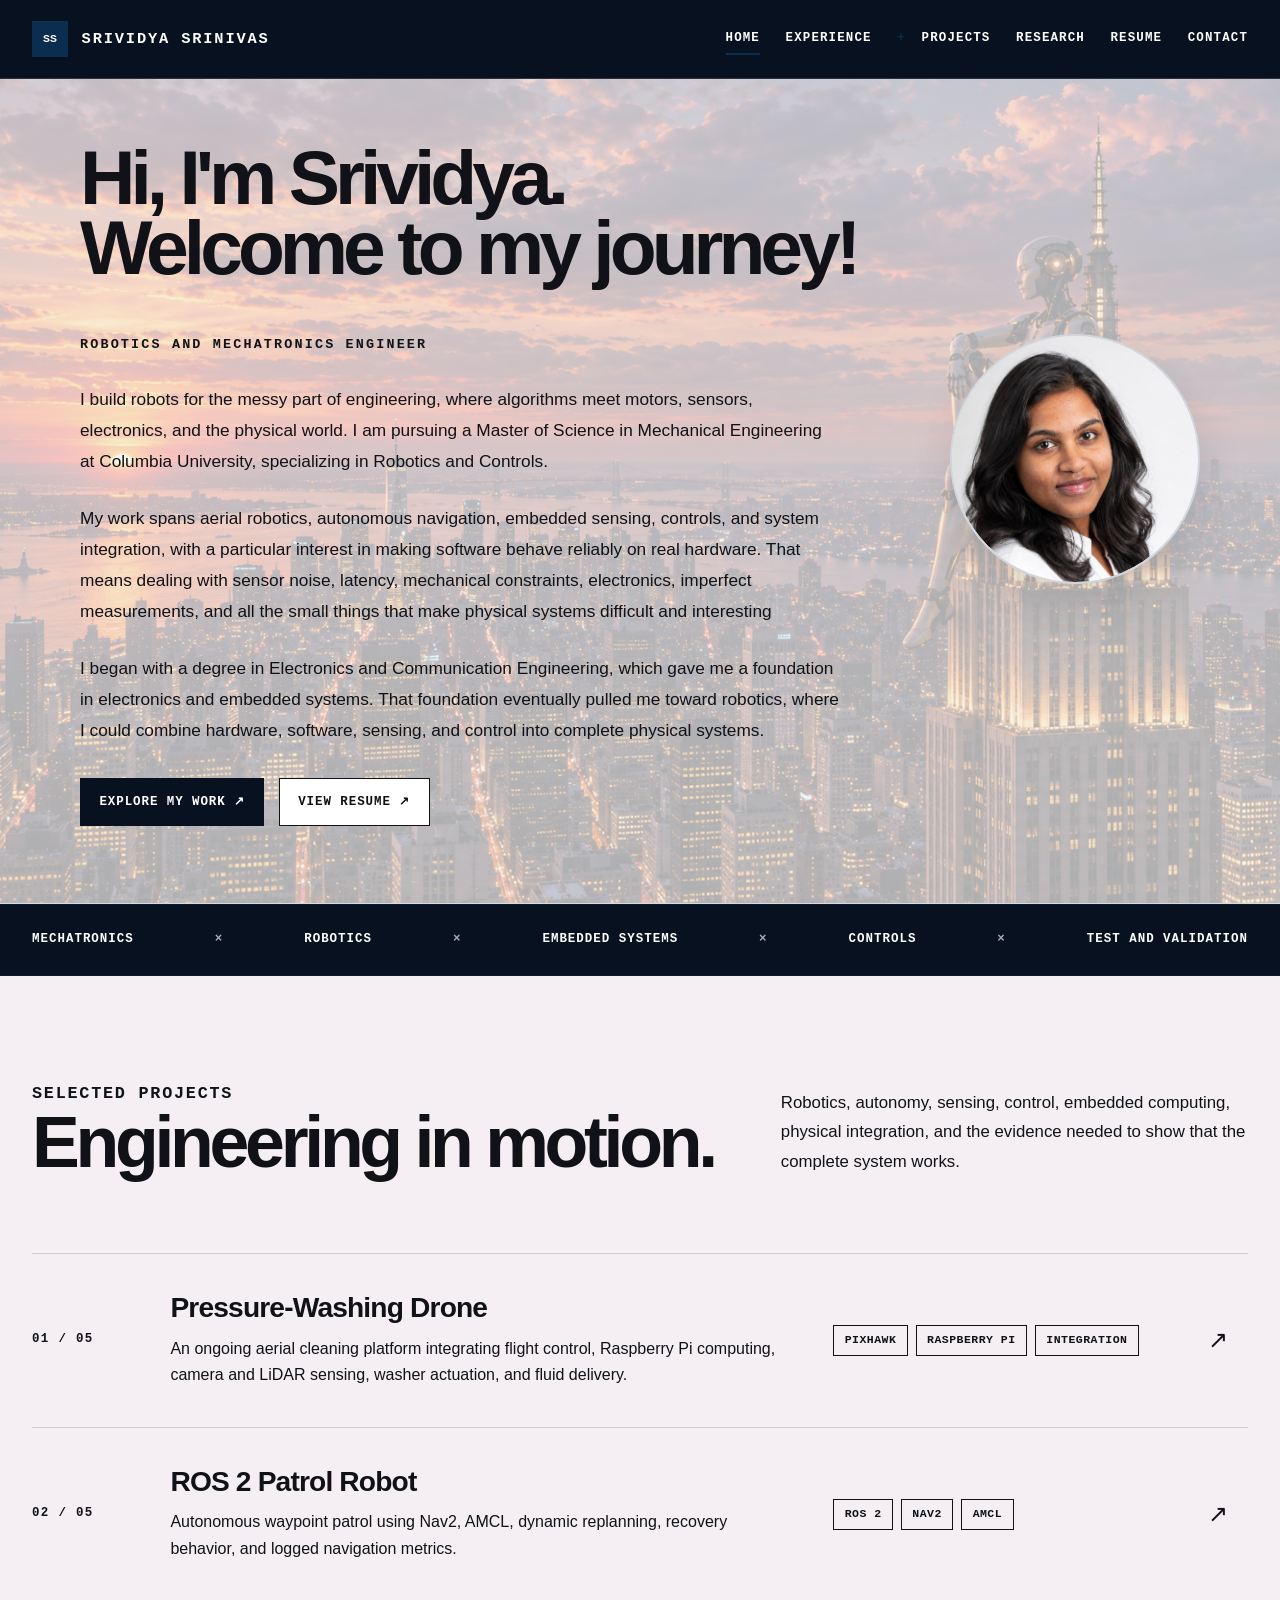
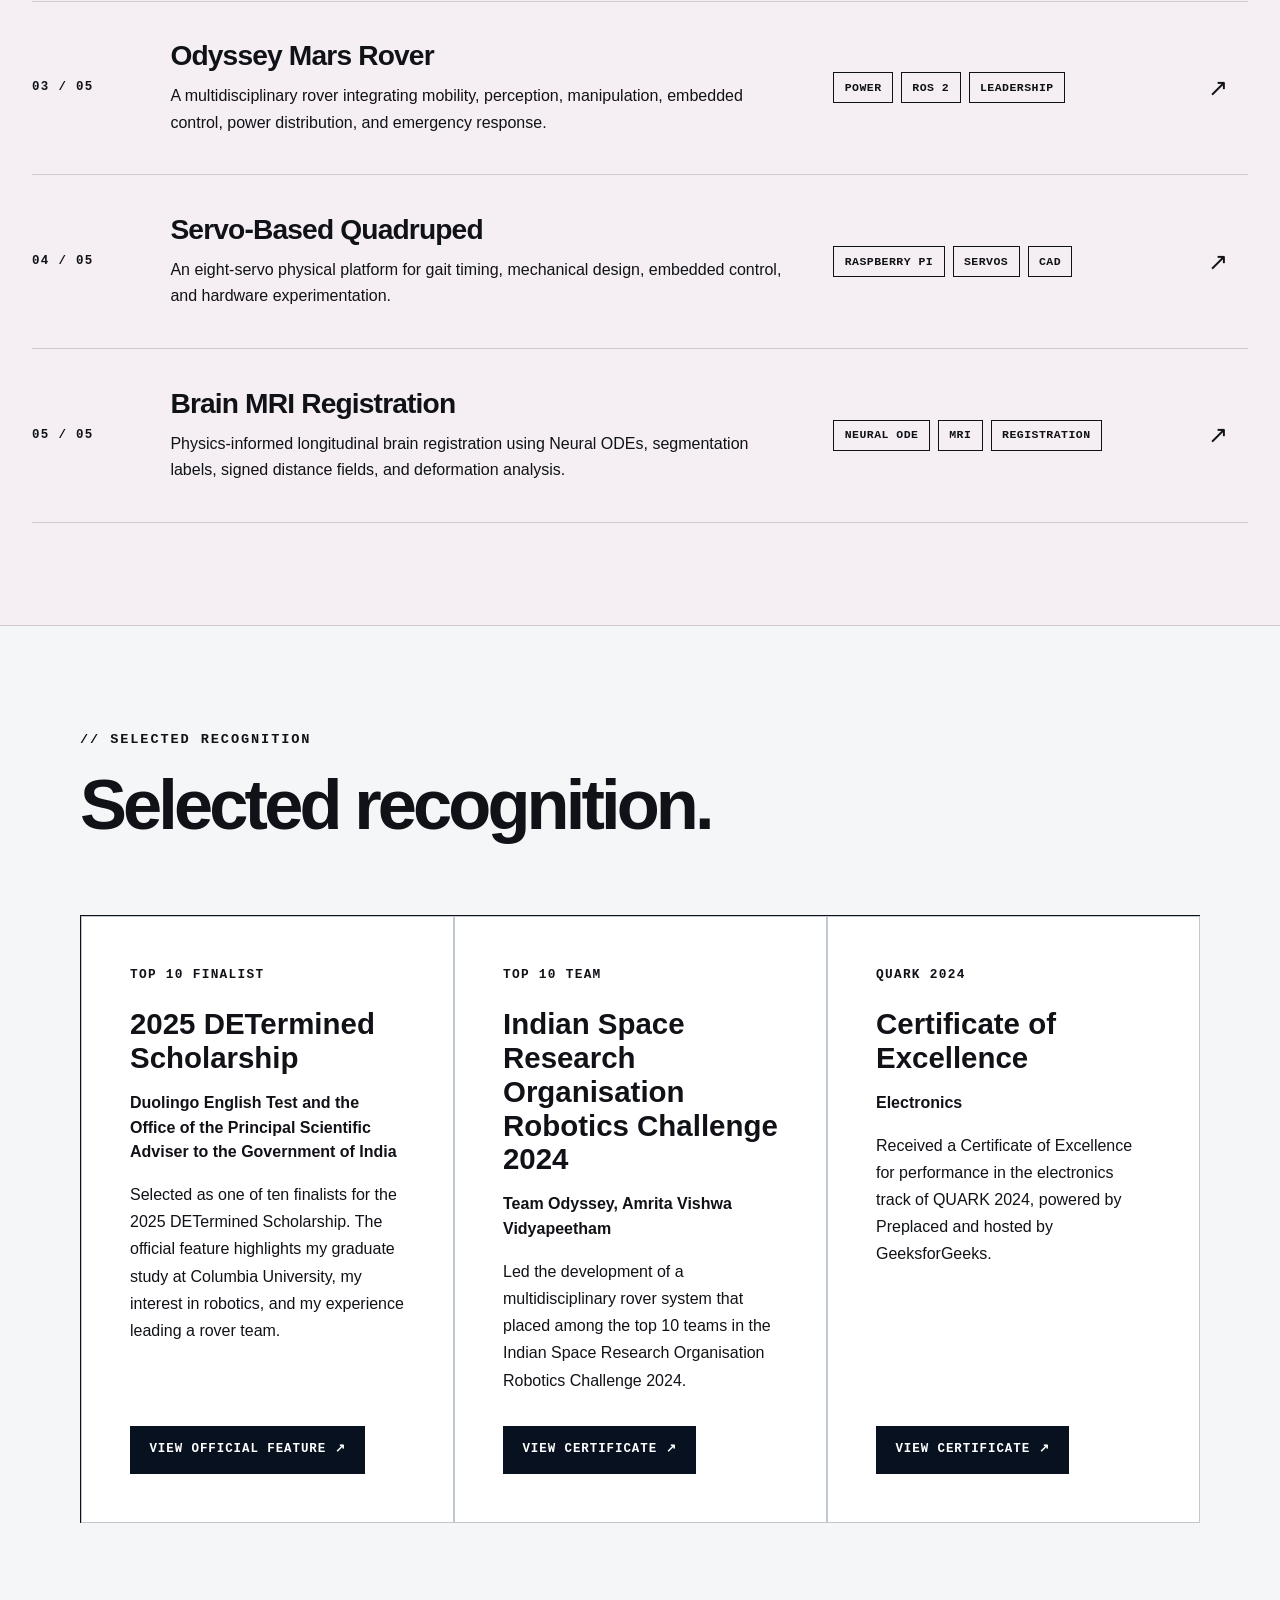
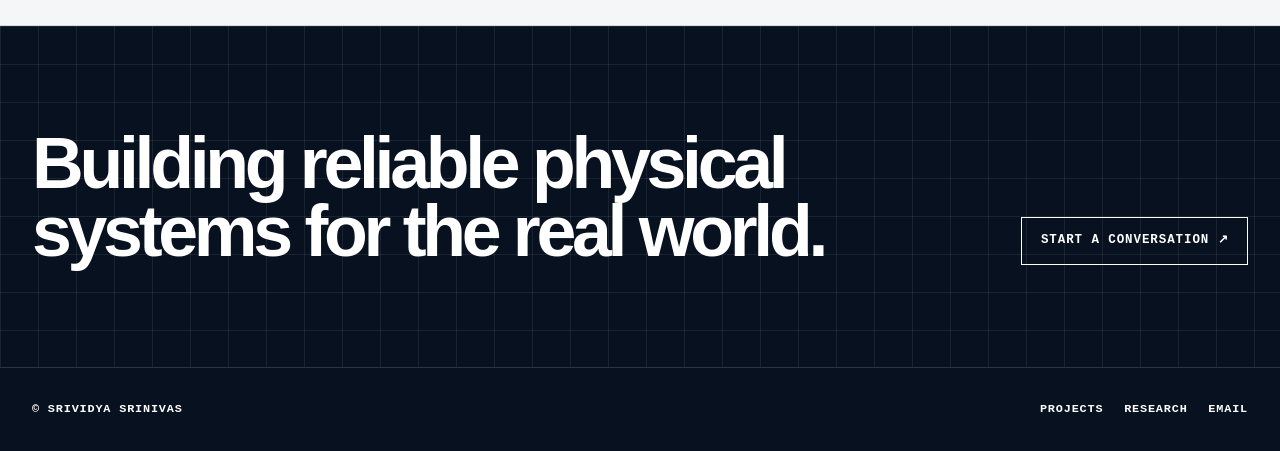
<file: index.html>
<!doctype html>
<html lang="en">

<head>
  <meta charset="utf-8">

  <meta
    name="viewport"
    content="width=device-width, initial-scale=1"
  >

  <meta
    name="description"
    content="Srividya Srinivas builds robotic and mechatronic systems spanning autonomy, sensing, controls, embedded hardware, and system integration."
  >

  <title>
    Srividya Srinivas | Robotics and Mechatronics Engineer
  </title>

  <link rel="stylesheet" href="assets/style.css">


  <style>

    /* =========================================================
       HOME WIDTH
       ========================================================= */

    .home-shell {
      width: min(1120px, calc(100% - 40px));
      margin: 0 auto;
    }


    /* =========================================================
       HOME INTRO
       ========================================================= */

    .home-intro {
      position: relative;
      isolation: isolate;
      overflow: hidden;

      padding:
        clamp(3rem, 5vw, 5rem)
        0
        clamp(4rem, 6vw, 6rem);

      border-bottom: 1px solid #d6d9de;

      background: #f5f6f8;
    }


    /* =========================================================
       NYC SKYLINE BACKGROUND
       ========================================================= */

    /* NYC SKYLINE BACKGROUND */

.home-intro::before {
  content: "";

  position: absolute;
  inset: 0;

  z-index: -2;

  background-image: url("assets/backgrounds/nyc_skyline.png");
  background-repeat: no-repeat;
  background-position: center bottom;
  background-size: cover;

  opacity: 0.45;
}


/* Light wash so text remains readable */

.home-intro::after {
  content: "";

  position: absolute;
  inset: 0;

  z-index: -1;

  background: rgba(245, 246, 248, 0.35);
}


    /* =========================================================
       HOME GRID
       ========================================================= */

    .home-intro-grid {
      display: grid;

      grid-template-columns:
        minmax(0, 1fr)
        250px;

      column-gap:
        clamp(3rem, 6vw, 6rem);

      row-gap:
        clamp(2.2rem, 4vw, 3.2rem);

      align-items: start;
    }


    /* =========================================================
       FULL-WIDTH TITLE
       ========================================================= */

    .home-hero-title {
      grid-column: 1 / -1;

      width: 100%;

      margin: 0;
    }


    .home-title {
      width: 100%;
      max-width: none;

      margin: 0;

      color: #101217;

      font-size:
        clamp(4rem, 6vw, 6.3rem);

      line-height: 0.91;

      letter-spacing: -0.065em;

      font-weight: 800;
    }


    /* =========================================================
       INTRO TEXT
       ========================================================= */

    .home-copy {
      min-width: 0;
    }


    .home-eyebrow {
      margin: 0 0 1.8rem;

      color: #101217;

      font-family: monospace;

      font-size: 0.84rem;

      font-weight: 700;

      letter-spacing: 0.16em;

      text-transform: uppercase;
    }


    .home-body {
      max-width: 760px;

      margin: 0 0 1.6rem;

      color: #273242;

      font-size:
        clamp(1.03rem, 1.35vw, 1.16rem);

      line-height: 1.8;
    }


    .home-actions {
      display: flex;

      flex-wrap: wrap;

      gap: 0.9rem;

      margin-top: 2rem;
    }


    /* =========================================================
       PROFILE PHOTO
       ========================================================= */

    .home-photo {
      width: 250px;
      height: 250px;

      margin: 0;

      justify-self: end;

      overflow: hidden;

      border:
        2px solid #d1d6dc;

      border-radius: 50%;

      background: #e8eaee;

      box-shadow:
        0 18px 45px
        rgba(7, 17, 31, 0.12);
    }


    .home-photo img {
      display: block;

      width: 100%;
      height: 100%;

      object-fit: cover;

      object-position:
        center 18%;

      border-radius: 50%;
    }


    /* =========================================================
       RECOGNITION
       ========================================================= */

    .recognition-section {
      padding:
        clamp(5rem, 8vw, 8rem)
        0;

      border-bottom:
        1px solid #d6d9de;

      background:
        #f5f6f8;
    }


    .recognition-heading {
      margin-bottom:
        clamp(3rem, 6vw, 5rem);
    }


    .recognition-eyebrow {
      margin:
        0 0 1.25rem;

      color:
        #40516a;

      font-family:
        monospace;

      font-size:
        0.85rem;

      font-weight:
        700;

      letter-spacing:
        0.14em;

      text-transform:
        uppercase;
    }


    .recognition-heading h2 {
      max-width:
        900px;

      margin:
        0;

      color:
        #101217;

      font-size:
        clamp(3rem, 5.5vw, 5.5rem);

      line-height:
        0.96;

      letter-spacing:
        -0.055em;
    }


    .awards-grid {
      display:
        grid;

      grid-template-columns:
        repeat(3, minmax(0, 1fr));

      border-top:
        1px solid #cfd4dc;

      border-left:
        1px solid #cfd4dc;
    }


    .award-card {
      display:
        flex;

      min-height:
        410px;

      padding:
        clamp(2rem, 4vw, 3rem);

      border-right:
        1px solid #cfd4dc;

      border-bottom:
        1px solid #cfd4dc;

      flex-direction:
        column;

      background:
        #ffffff;
    }


    .award-rank {
      margin:
        0;

      color:
        #40516a;

      font-family:
        monospace;

      font-size:
        0.8rem;

      font-weight:
        700;

      letter-spacing:
        0.1em;

      text-transform:
        uppercase;
    }


    .award-card h3 {
      margin:
        1.35rem 0 0;

      color:
        #101217;

      font-size:
        clamp(1.5rem, 2.3vw, 2.1rem);

      line-height:
        1.15;
    }


    .award-organization {
      margin:
        1rem 0 0;

      color:
        #303947;

      font-weight:
        700;

      line-height:
        1.55;
    }


    .award-description {
      margin:
        1rem 0 2rem;

      color:
        #566174;

      line-height:
        1.7;
    }


    .award-card .button {
      align-self:
        flex-start;

      margin-top:
        auto;
    }


    /* =========================================================
       RESPONSIVE
       ========================================================= */

    @media (max-width: 900px) {

      .home-intro-grid {
        grid-template-columns: 1fr;
      }


      .home-hero-title {
        grid-column: 1;
      }


      .home-photo {
        width: 230px;
        height: 230px;

        justify-self: start;
      }


      .awards-grid {
        grid-template-columns: 1fr;
      }


      .award-card {
        min-height: auto;
      }

    }


    @media (max-width: 700px) {

      .home-shell {
        width:
          min(100% - 28px, 1120px);
      }


      .home-title {
        font-size:
          clamp(3.5rem, 15vw, 5rem);
      }


      .home-photo {
        width: 205px;
        height: 205px;
      }


      .home-body {
        font-size: 1rem;
      }

    }

  </style>


  <!-- =========================================================
       CONTRAST FIX
       ========================================================= -->

  <style id="contrast-fix">

    .site-header {
      background:
        #07111f !important;

      color:
        #ffffff !important;
    }


    .site-header .brand,
    .site-header .brand:link,
    .site-header .brand:visited,
    .site-header .main-nav > a,
    .site-header .main-nav > a:link,
    .site-header .main-nav > a:visited,
    .site-header .nav-trigger,
    .site-header .menu-toggle {
      color:
        #ffffff !important;
    }


    .site-header .nav-trigger,
    .site-header .menu-toggle {
      background:
        transparent !important;
    }


    .site-header .dropdown {
      background:
        #0b1627 !important;
    }


    .site-header .dropdown a,
    .site-header .dropdown a:link,
    .site-header .dropdown a:visited {
      color:
        #ffffff !important;

      background:
        #0b1627 !important;
    }


    .site-header .dropdown a:hover,
    .site-header .dropdown a:focus-visible {
      color:
        #07111f !important;

      background:
        #ffffff !important;
    }


    .site-footer {
      background:
        #07111f !important;

      color:
        #ffffff !important;
    }


    .site-footer p,
    .site-footer a,
    .site-footer a:link,
    .site-footer a:visited {
      color:
        #ffffff !important;
    }


    .site-footer a:hover,
    .site-footer a:focus-visible {
      color:
        #dbe7ff !important;
    }

  </style>


  <!-- =========================================================
       PAGE CONTRAST
       ========================================================= -->

  <style id="page-contrast-fix">

    .home-intro,
    .recognition-section,
    .award-card,
    .section.white {
      color:
        #101217 !important;
    }


    .home-intro h1,
    .home-intro h2,
    .home-intro h3,
    .home-intro p,
    .recognition-section h1,
    .recognition-section h2,
    .recognition-section h3,
    .recognition-section p,
    .section.white .section-head h2,
    .section.white .section-head p,
    .section.white .eyebrow,
    .section.white .project-row,
    .section.white .project-row h3,
    .section.white .project-row p,
    .section.white .project-no,
    .section.white .project-arrow,
    .section.white .tag {
      color:
        #101217 !important;
    }


    .capability-strip,
    .signal-band {
      background:
        #07111f !important;

      color:
        #ffffff !important;
    }


    .capability-strip span,
    .capability-strip i,
    .signal-band h2,
    .signal-band p {
      color:
        #ffffff !important;
    }


    .home-intro .button,
    .recognition-section .button,
    .section.white .button {
      color:
        #ffffff !important;

      background:
        #07111f !important;

      border-color:
        #07111f !important;
    }


    .home-intro .button.secondary {
      color:
        #101217 !important;

      background:
        #ffffff !important;

      border-color:
        #101217 !important;
    }


    .signal-band .button {
      color:
        #ffffff !important;

      background:
        transparent !important;

      border-color:
        #ffffff !important;
    }


    .signal-band .button:hover,
    .signal-band .button:focus-visible {
      color:
        #07111f !important;

      background:
        #ffffff !important;
    }

  </style>

</head>


<body>

  <a
    class="skip-link"
    href="#main"
  >
    Skip to content
  </a>


  <!-- =========================================================
       HEADER
       ========================================================= -->

  <header class="site-header">

    <div class="nav-shell">

      <a
        class="brand"
        href="index.html"
        aria-label="Srividya Srinivas home"
      >

        <span class="brand-mark">
          SS
        </span>

        <span>
          SRIVIDYA SRINIVAS
        </span>

      </a>


      <button
        class="menu-toggle"
        type="button"
        aria-expanded="false"
        aria-controls="main-nav"
      >
        MENU
      </button>


      <nav
        class="main-nav"
        id="main-nav"
        aria-label="Primary navigation"
      >

        <a
          href="index.html"
          aria-current="page"
        >
          Home
        </a>


        <a href="about.html">
          Experience
        </a>


        <div class="nav-group">

          <button
            class="nav-trigger"
            type="button"
            aria-expanded="false"
          >
            Projects
          </button>


          <div class="dropdown">

            <a href="projects.html">
              All projects
            </a>


            <a href="projects/pressure-washing-drone.html">
              Pressure-washing drone
            </a>


            <a href="projects/ros2-patrol.html">
              ROS 2 patrol robot
            </a>


            <a href="projects/mars-rover.html">
              Odyssey Mars Rover
            </a>


            <a href="projects/quadruped.html">
              Quadruped robot
            </a>


            <a href="projects/brain-registration.html">
              Brain MRI registration
            </a>

          </div>

        </div>


        <a href="research.html">
          Research
        </a>


        <a href="resume.html">
          Resume
        </a>


        <a href="contact.html">
          Contact
        </a>

      </nav>

    </div>

  </header>


  <main id="main">


    <!-- =========================================================
         HOME INTRO
         ========================================================= -->

    <section class="home-intro">

      <div class="home-shell home-intro-grid">


        <!-- FULL WIDTH HEADING -->

        <div class="home-hero-title">

          <h1 class="home-title">
            Hi, I'm Srividya.<br>
            Welcome to my journey!
          </h1>

        </div>


        <!-- LEFT INTRO TEXT -->

        <div class="home-copy">

          <p class="home-eyebrow">
            Robotics and Mechatronics Engineer
          </p>


          <p class="home-body">
            I build robots for the messy part of engineering, where algorithms meet motors, sensors, electronics, and the physical world.

            I am pursuing a Master of Science in Mechanical Engineering at Columbia University, specializing in Robotics and Controls.
          </p>


          <p class="home-body">
            My work spans aerial robotics, autonomous navigation, embedded sensing, controls, and system integration, with a particular interest in making software behave reliably on real hardware. That means dealing with sensor noise, latency, mechanical constraints, electronics, imperfect measurements, and all the small things that make physical systems difficult and interesting
          </p>

          <p class="home-body">
           I began with a degree in Electronics and Communication Engineering, which gave me a foundation in electronics and embedded systems. That foundation eventually pulled me toward robotics, where I could combine hardware, software, sensing, and control into complete physical systems.
          </p>


          <div class="home-actions">

            <a
              class="button"
              href="projects.html"
            >
              Explore my work ↗
            </a>


            <a
              class="button secondary"
              href="resume.html"
            >
              View resume ↗
            </a>

          </div>

        </div>


        <!-- RIGHT PHOTO -->

        <figure class="home-photo">

          <img
            src="assets/images/profile/prof_me.jpeg"
            alt="Portrait of Srividya Srinivas"
          >

        </figure>

      </div>

    </section>


    <!-- =========================================================
         CAPABILITY STRIP
         ========================================================= -->

    <div
      class="capability-strip"
      aria-label="Technical focus areas"
    >

      <div class="shell capability-row">

        <span>
          Mechatronics
        </span>

        <i>
          ×
        </i>

        <span>
          Robotics
        </span>

        <i>
          ×
        </i>

        <span>
          Embedded Systems
        </span>

        <i>
          ×
        </i>

        <span>
          Controls
        </span>

        <i>
          ×
        </i>

        <span>
          Test and Validation
        </span>

      </div>

    </div>


    <!-- =========================================================
         SELECTED SYSTEMS
         ========================================================= -->

    <section
      class="section white"
      id="work"
    >

      <div class="shell">

        <div class="section-head">

          <div>

            <p class="eyebrow">
              Selected Projects
            </p>


            <h2>
              Engineering in motion.
            </h2>

          </div>


          <p>
            Robotics, autonomy, sensing, control, embedded computing,
            physical integration, and the evidence needed to show that
            the complete system works.
          </p>

        </div>


        <div class="project-list">


          <!-- PROJECT 01 -->

          <a
            class="project-row"
            href="projects/pressure-washing-drone.html"
          >

            <span class="project-no">
              01 / 05
            </span>


            <div>

              <h3>
                Pressure-Washing Drone
              </h3>


              <p>
                An ongoing aerial cleaning platform integrating flight
                control, Raspberry Pi computing, camera and LiDAR
                sensing, washer actuation, and fluid delivery.
              </p>

            </div>


            <div class="project-tags">

              <span class="tag">
                Pixhawk
              </span>

              <span class="tag">
                Raspberry Pi
              </span>

              <span class="tag">
                Integration
              </span>

            </div>


            <span class="project-arrow">
              ↗
            </span>

          </a>


          <!-- PROJECT 02 -->

          <a
            class="project-row"
            href="projects/ros2-patrol.html"
          >

            <span class="project-no">
              02 / 05
            </span>


            <div>

              <h3>
                ROS 2 Patrol Robot
              </h3>


              <p>
                Autonomous waypoint patrol using Nav2, AMCL, dynamic
                replanning, recovery behavior, and logged navigation
                metrics.
              </p>

            </div>


            <div class="project-tags">

              <span class="tag">
                ROS 2
              </span>

              <span class="tag">
                Nav2
              </span>

              <span class="tag">
                AMCL
              </span>

            </div>


            <span class="project-arrow">
              ↗
            </span>

          </a>


          <!-- PROJECT 03 -->

          <a
            class="project-row"
            href="projects/mars-rover.html"
          >

            <span class="project-no">
              03 / 05
            </span>


            <div>

              <h3>
                Odyssey Mars Rover
              </h3>


              <p>
                A multidisciplinary rover integrating mobility,
                perception, manipulation, embedded control, power
                distribution, and emergency response.
              </p>

            </div>


            <div class="project-tags">

              <span class="tag">
                Power
              </span>

              <span class="tag">
                ROS 2
              </span>

              <span class="tag">
                Leadership
              </span>

            </div>


            <span class="project-arrow">
              ↗
            </span>

          </a>


          <!-- PROJECT 04 -->

          <a
            class="project-row"
            href="projects/quadruped.html"
          >

            <span class="project-no">
              04 / 05
            </span>


            <div>

              <h3>
                Servo-Based Quadruped
              </h3>


              <p>
                An eight-servo physical platform for gait timing,
                mechanical design, embedded control, and hardware
                experimentation.
              </p>

            </div>


            <div class="project-tags">

              <span class="tag">
                Raspberry Pi
              </span>

              <span class="tag">
                Servos
              </span>

              <span class="tag">
                CAD
              </span>

            </div>


            <span class="project-arrow">
              ↗
            </span>

          </a>


          <!-- PROJECT 05 -->

          <a
            class="project-row"
            href="projects/brain-registration.html"
          >

            <span class="project-no">
              05 / 05
            </span>


            <div>

              <h3>
                Brain MRI Registration
              </h3>


              <p>
                Physics-informed longitudinal brain registration using
                Neural ODEs, segmentation labels, signed distance
                fields, and deformation analysis.
              </p>

            </div>


            <div class="project-tags">

              <span class="tag">
                Neural ODE
              </span>

              <span class="tag">
                MRI
              </span>

              <span class="tag">
                Registration
              </span>

            </div>


            <span class="project-arrow">
              ↗
            </span>

          </a>

        </div>

      </div>

    </section>


    <!-- =========================================================
         SELECTED RECOGNITION
         ========================================================= -->

    <section class="recognition-section">

      <div class="home-shell">

        <div class="recognition-heading">

          <p class="recognition-eyebrow">
            // SELECTED RECOGNITION
          </p>


          <h2>
            Selected recognition.
          </h2>

        </div>


        <div class="awards-grid">


          <!-- AWARD 01 -->

          <article class="award-card">

            <p class="award-rank">
              TOP 10 FINALIST
            </p>


            <h3>
              2025 DETermined Scholarship
            </h3>


            <p class="award-organization">
              Duolingo English Test and the Office of the Principal
              Scientific Adviser to the Government of India
            </p>


            <p class="award-description">
              Selected as one of ten finalists for the 2025
              DETermined Scholarship. The official feature highlights
              my graduate study at Columbia University, my interest in
              robotics, and my experience leading a rover team.
            </p>


            <a
              class="button"
              href="https://blog.englishtest.duolingo.com/determined-scholarship-finalists-2025/"
              target="_blank"
              rel="noopener"
            >
              View official feature ↗
            </a>

          </article>


          <!-- AWARD 02 -->

          <article class="award-card">

            <p class="award-rank">
              TOP 10 TEAM
            </p>


            <h3>
              Indian Space Research Organisation Robotics Challenge
              2024
            </h3>


            <p class="award-organization">
              Team Odyssey, Amrita Vishwa Vidyapeetham
            </p>


            <p class="award-description">
              Led the development of a multidisciplinary rover system
              that placed among the top 10 teams in the Indian Space
              Research Organisation Robotics Challenge 2024.
            </p>


            <a
              class="button"
              href="assets/certificates/ISRO_certificate%20(1).jpg"
              target="_blank"
              rel="noopener"
            >
              View certificate ↗
            </a>

          </article>


          <!-- AWARD 03 -->

          <article class="award-card">

            <p class="award-rank">
              QUARK 2024
            </p>


            <h3>
              Certificate of Excellence
            </h3>


            <p class="award-organization">
              Electronics
            </p>


            <p class="award-description">
              Received a Certificate of Excellence for performance in
              the electronics track of QUARK 2024, powered by
              Preplaced and hosted by GeeksforGeeks.
            </p>


            <a
              class="button"
              href="assets/certificates/QSTP%20Certificate.pdf"
              target="_blank"
              rel="noopener"
            >
              View certificate ↗
            </a>

          </article>

        </div>

      </div>

    </section>


    <!-- =========================================================
         BOTTOM CTA
         ========================================================= -->

    <section class="signal-band">

      <div class="shell">

        <h2>
          Building reliable physical systems for the real world.
        </h2>


        <a
          class="button"
          href="contact.html"
        >
          Start a conversation ↗
        </a>

      </div>

    </section>

  </main>


  <!-- =========================================================
       FOOTER
       ========================================================= -->

  <footer class="site-footer">

    <div class="shell footer-grid">

      <p>
        © <span data-year></span> SRIVIDYA SRINIVAS
      </p>


      <div class="footer-links">

        <a href="projects.html">
          Projects
        </a>


        <a href="research.html">
          Research
        </a>


        <a href="mailto:ss7703@columbia.edu">
          Email
        </a>

      </div>

    </div>

  </footer>


  <script src="assets/main.js"></script>

</body>

</html>
</file>
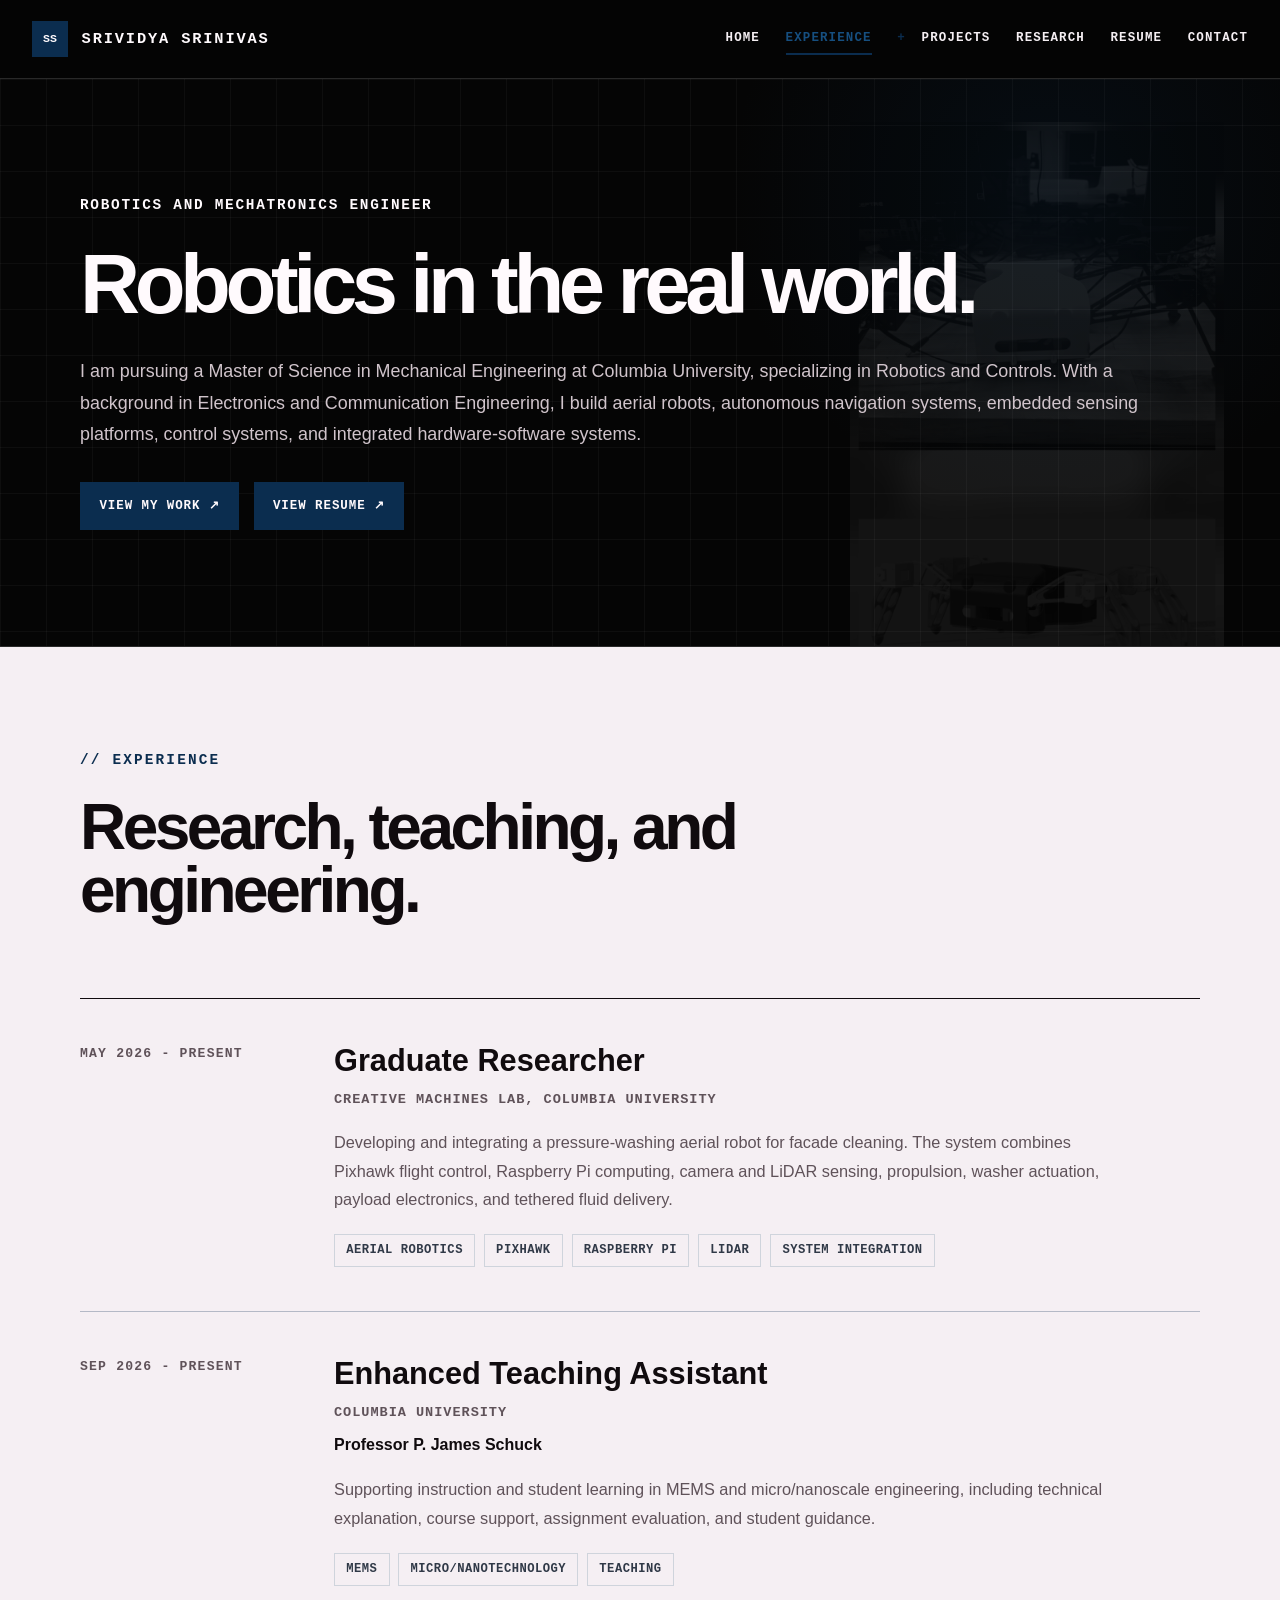
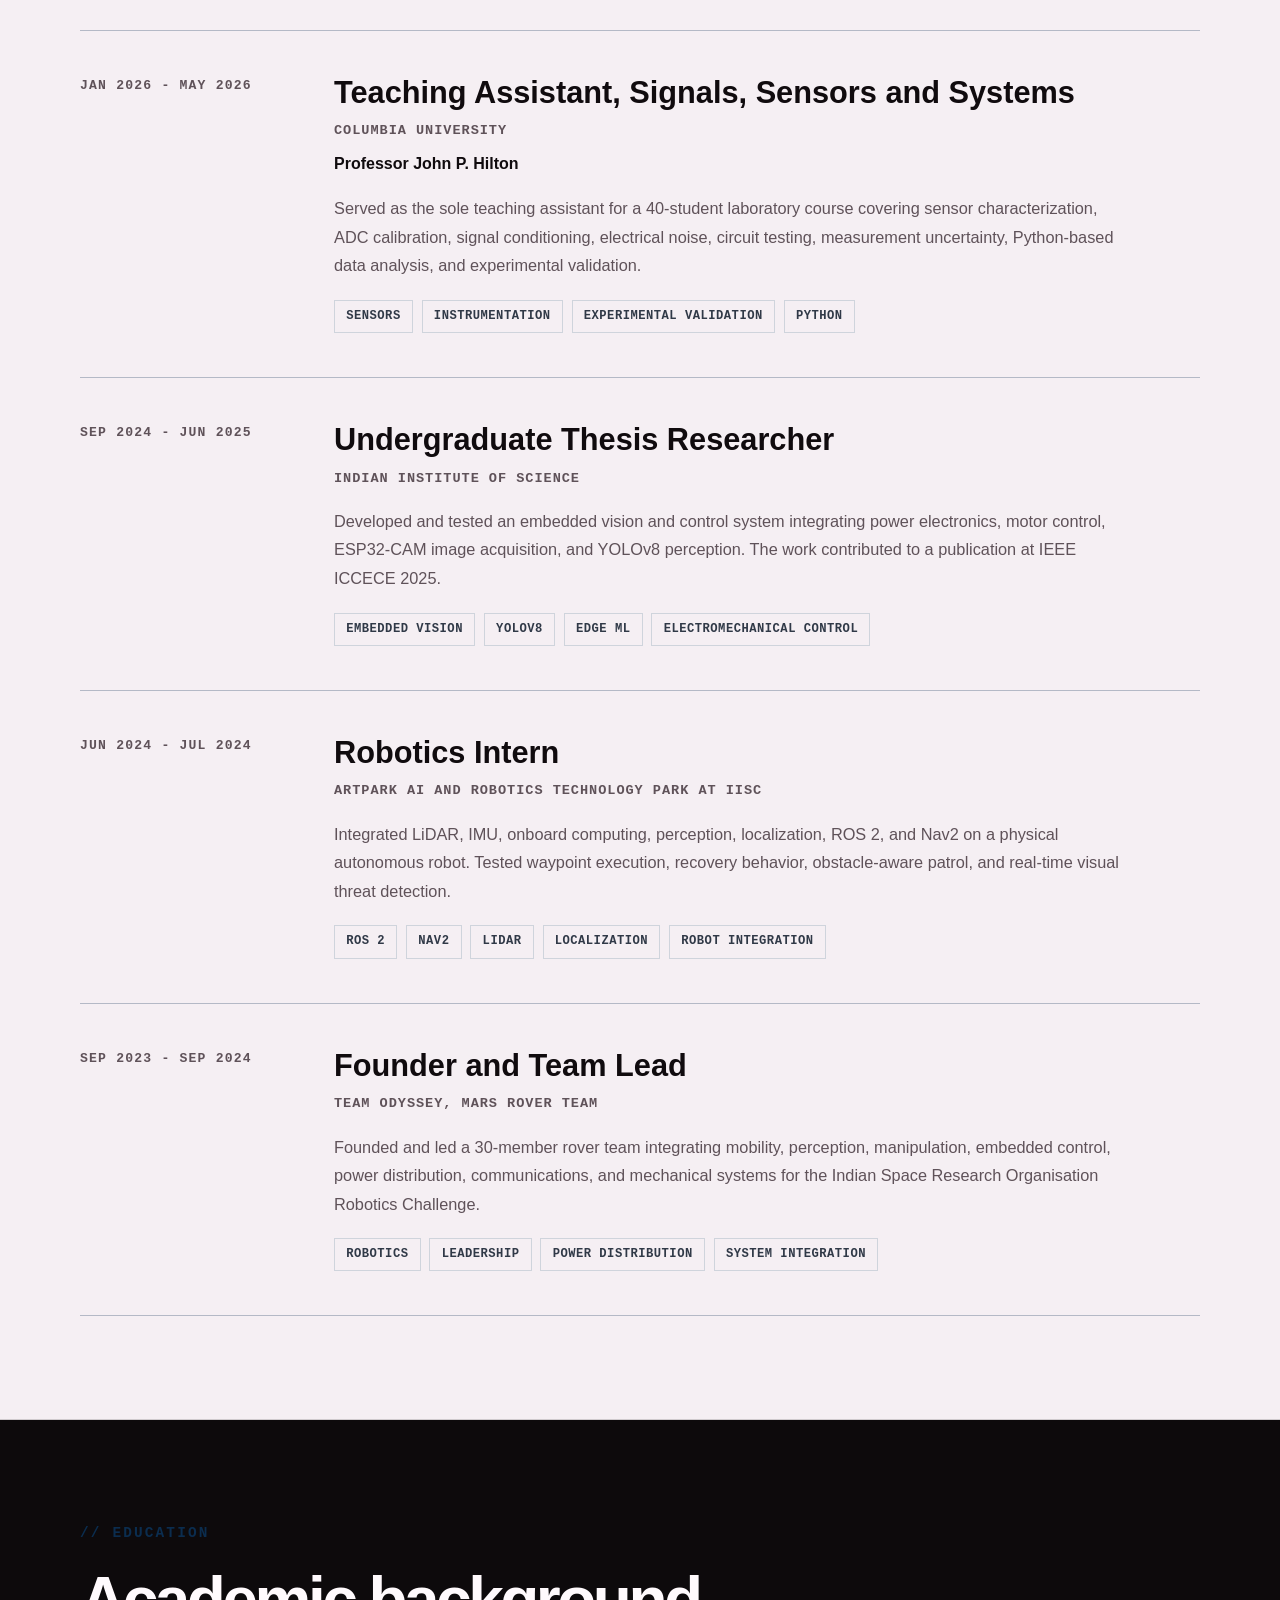
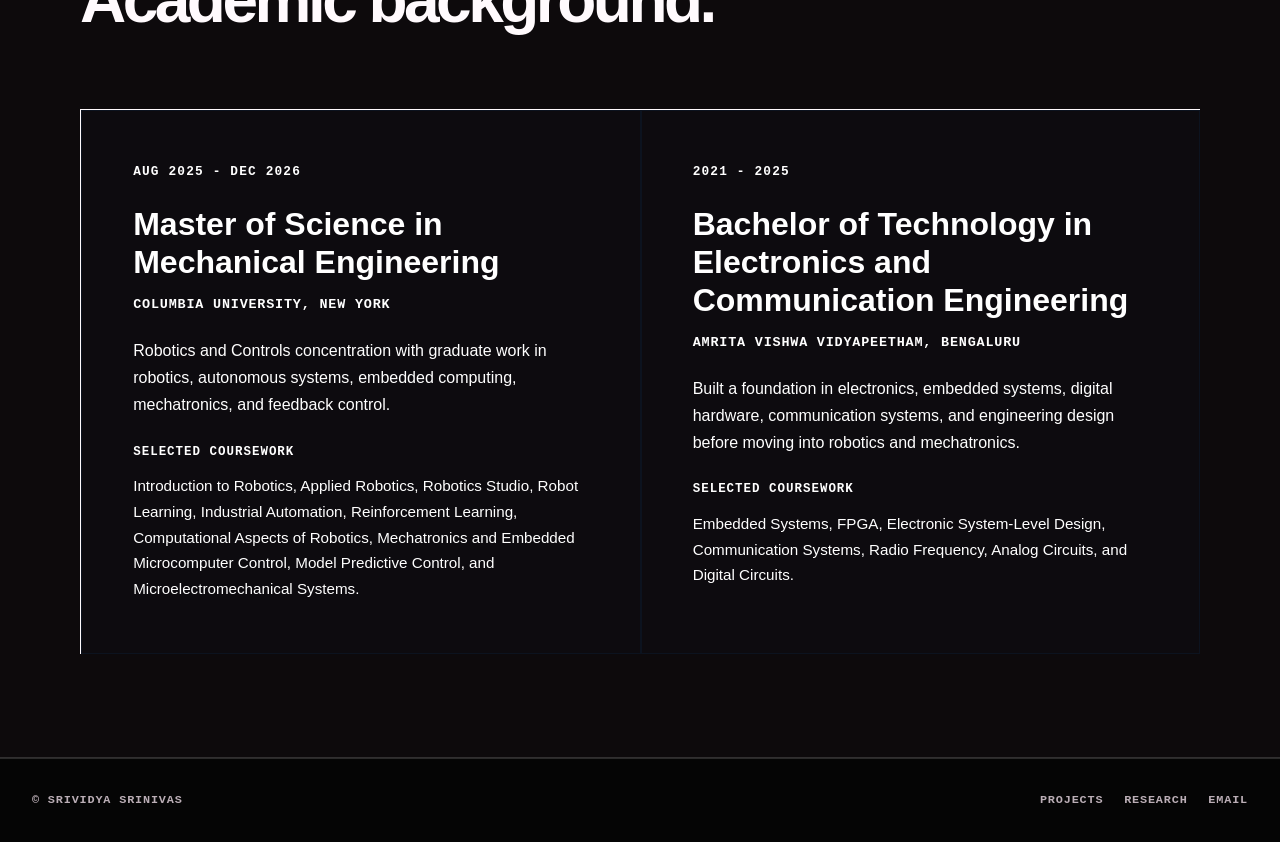
<file: about.html>
<!doctype html>
<html lang="en">
<head>
  <meta charset="utf-8">

  <meta
    name="viewport"
    content="width=device-width, initial-scale=1"
  >

  <meta
    name="description"
    content="Experience and education of Srividya Srinivas, a robotics and mechatronics engineer at Columbia University."
  >

  <title>
    Experience | Srividya Srinivas
  </title>

  <link rel="stylesheet" href="assets/style.css">

  <style>
    .about-shell {
      width: min(1120px, calc(100% - 40px));
      margin: 0 auto;
    }

    .about-hero {
      padding: clamp(3.5rem, 6vw, 5.5rem) 0;
      border-bottom: 1px solid #d6d9de;
      background: #f5f6f8;
    }

    .about-role {
      margin: 0 0 1.75rem;
      color: #101217;
      font-family: monospace;
      font-size: 0.9rem;
      font-weight: 700;
      letter-spacing: 0.12em;
      text-transform: uppercase;
    }

    .about-title {
      width: 100%;
      margin: 0;
      color: #101217;
      font-size: clamp(3.8rem, 6.5vw, 7rem);
      line-height: 0.95;
      letter-spacing: -0.065em;
    }

    .about-copy {
      width: 100%;
      margin-top: 2rem;
    }

    .about-copy p {
      width: 100%;
      margin: 0;
      color: #3d4655;
      font-size: clamp(1.05rem, 1.4vw, 1.2rem);
      line-height: 1.75;
    }

    .about-actions {
      display: flex;
      flex-wrap: wrap;
      gap: 0.9rem;
      margin-top: 2rem;
    }

    .about-section {
      padding: clamp(5rem, 8vw, 8rem) 0;
      border-bottom: 1px solid #d6d9de;
    }

    .about-section.white {
      background: #ffffff;
    }

    .about-section.gray {
      background: #f5f6f8;
    }

    .about-section-heading {
      margin-bottom: clamp(3rem, 6vw, 5rem);
    }

    .about-eyebrow {
      margin: 0 0 1.5rem;
      color: #40516a;
      font-family: monospace;
      font-size: 0.9rem;
      font-weight: 700;
      letter-spacing: 0.15em;
      text-transform: uppercase;
    }

    .about-section-heading h2 {
      max-width: 850px;
      margin: 0;
      color: #101217;
      font-size: clamp(2.8rem, 5vw, 5.25rem);
      line-height: 0.98;
      letter-spacing: -0.055em;
    }

    .experience-list {
      border-top: 1px solid #cfd4dc;
    }

    .experience-entry {
      display: grid;
      grid-template-columns: 190px minmax(0, 1fr);
      gap: clamp(2rem, 5vw, 5rem);
      padding: 2.75rem 0;
      border-bottom: 1px solid #cfd4dc;
    }

    .experience-date {
      margin: 0;
      color: #566174;
      font-family: monospace;
      font-size: 0.82rem;
      font-weight: 700;
      letter-spacing: 0.09em;
      line-height: 1.6;
      text-transform: uppercase;
    }

    .experience-content h3 {
      margin: 0;
      color: #101217;
      font-size: clamp(1.45rem, 2.4vw, 2.15rem);
      line-height: 1.2;
    }

    .experience-organization {
      margin: 0.55rem 0 0;
      color: #40516a;
      font-family: monospace;
      font-size: 0.85rem;
      font-weight: 700;
      letter-spacing: 0.07em;
      line-height: 1.6;
      text-transform: uppercase;
    }

    .experience-professor {
      margin: 0.55rem 0 0;
      color: #101217;
      font-size: 1rem;
      font-weight: 700;
    }

    .experience-description {
      max-width: 800px;
      margin: 1.1rem 0 0;
      color: #475161;
      font-size: 1.02rem;
      line-height: 1.75;
    }

    .about-tags {
      display: flex;
      flex-wrap: wrap;
      gap: 0.55rem;
      margin-top: 1.25rem;
    }

    .about-tags span {
      padding: 0.5rem 0.7rem;
      border: 1px solid #cfd4dc;
      color: #303947;
      font-family: monospace;
      font-size: 0.76rem;
      font-weight: 700;
      letter-spacing: 0.04em;
      text-transform: uppercase;
    }

    .education-grid {
      display: grid;
      grid-template-columns: repeat(2, minmax(0, 1fr));
      border-top: 1px solid #cfd4dc;
      border-left: 1px solid #cfd4dc;
    }

    .education-card {
      padding: clamp(2rem, 4vw, 3.25rem);
      border-right: 1px solid #cfd4dc;
      border-bottom: 1px solid #cfd4dc;
    }

    .education-date {
      margin: 0 0 1.5rem;
      color: #566174;
      font-family: monospace;
      font-size: 0.8rem;
      font-weight: 700;
      letter-spacing: 0.09em;
      text-transform: uppercase;
    }

    .education-card h3 {
      margin: 0;
      color: #101217;
      font-size: clamp(1.55rem, 2.5vw, 2.25rem);
      line-height: 1.18;
    }

    .education-school {
      margin: 0.75rem 0 0;
      color: #40516a;
      font-family: monospace;
      font-size: 0.84rem;
      font-weight: 700;
      letter-spacing: 0.06em;
      line-height: 1.6;
      text-transform: uppercase;
    }

    .education-focus {
      margin: 1.35rem 0 0;
      color: #475161;
      font-size: 1rem;
      line-height: 1.7;
    }

    .coursework-label {
      display: block;
      margin-top: 1.5rem;
      color: #101217;
      font-family: monospace;
      font-size: 0.78rem;
      font-weight: 700;
      letter-spacing: 0.08em;
      text-transform: uppercase;
    }

    .coursework {
      margin: 0.65rem 0 0;
      color: #566174;
      font-size: 0.95rem;
      line-height: 1.7;
    }

    @media (max-width: 700px) {
      .about-shell {
        width: min(100% - 28px, 1120px);
      }

      .about-title {
        font-size: clamp(3.25rem, 15vw, 5rem);
      }

      .experience-entry {
        grid-template-columns: 1fr;
        gap: 1rem;
      }

      .education-grid {
        grid-template-columns: 1fr;
      }
    }
  </style>
</head>

<body>
  <a class="skip-link" href="#main">
    Skip to content
  </a>

  <header class="site-header">
    <div class="nav-shell">
      <a class="brand" href="index.html">
        <span class="brand-mark">SS</span>
        <span>SRIVIDYA SRINIVAS</span>
      </a>

      <button
        class="menu-toggle"
        type="button"
        aria-expanded="false"
        aria-controls="main-nav"
      >
        MENU
      </button>

      <nav
        class="main-nav"
        id="main-nav"
        aria-label="Primary navigation"
      >
        <a href="index.html">
          Home
        </a>

        <a href="about.html" aria-current="page">
          Experience
        </a>

        <div class="nav-group">
          <button
            class="nav-trigger"
            type="button"
            aria-expanded="false"
          >
            Projects
          </button>

          <div class="dropdown">
            <a href="projects.html">
              All projects
            </a>

            <a href="projects/pressure-washing-drone.html">
              Pressure-washing drone
            </a>

            <a href="projects/ros2-patrol.html">
              ROS 2 patrol robot
            </a>

            <a href="projects/mars-rover.html">
              Odyssey Mars Rover
            </a>

            <a href="projects/quadruped.html">
              Quadruped robot
            </a>

            <a href="projects/brain-registration.html">
              Brain MRI registration
            </a>
          </div>
        </div>

        <a href="research.html">
          Research
        </a>

        <a href="resume.html">
          Resume
        </a>

        <a href="contact.html">
          Contact
        </a>
      </nav>
    </div>
  </header>

  <main id="main">
    <section class="about-hero">
      <div class="about-shell">
        <p class="about-role">
          Robotics and Mechatronics Engineer
        </p>

        <h1 class="about-title">
          Robotics in the real world.
        </h1>

        <div class="about-copy">
          <p>
            I am pursuing a Master of Science in Mechanical
            Engineering at Columbia University, specializing in
            Robotics and Controls. With a background in Electronics
            and Communication Engineering, I build aerial robots,
            autonomous navigation systems, embedded sensing platforms,
            control systems, and integrated hardware-software systems.
          </p>
        </div>

        <div class="about-actions">
          <a class="button" href="projects.html">
            View my work ↗
          </a>

          <a class="button" href="resume.html">
            View resume ↗
          </a>
        </div>
      </div>
    </section>

    <section class="about-section white">
      <div class="about-shell">
        <div class="about-section-heading">
          <p class="about-eyebrow">
            // EXPERIENCE
          </p>

          <h2>
            Research, teaching, and engineering.
          </h2>
        </div>

        <div class="experience-list">
          <article class="experience-entry">
            <p class="experience-date">
              MAY 2026 - PRESENT
            </p>

            <div class="experience-content">
              <h3>
                Graduate Researcher
              </h3>

              <p class="experience-organization">
                Creative Machines Lab, Columbia University
              </p>

              <p class="experience-description">
                Developing and integrating a pressure-washing aerial
                robot for facade cleaning. The system combines Pixhawk
                flight control, Raspberry Pi computing, camera and
                LiDAR sensing, propulsion, washer actuation, payload
                electronics, and tethered fluid delivery.
              </p>

              <div class="about-tags">
                <span>Aerial Robotics</span>
                <span>Pixhawk</span>
                <span>Raspberry Pi</span>
                <span>LiDAR</span>
                <span>System Integration</span>
              </div>
            </div>
          </article>

          <article class="experience-entry">
            <p class="experience-date">
              SEP 2026 - PRESENT
            </p>

            <div class="experience-content">
              <h3>
                Enhanced Teaching Assistant
              </h3>

              <p class="experience-organization">
                Columbia University
              </p>

              <p class="experience-professor">
                Professor P. James Schuck
              </p>

              <p class="experience-description">
                Supporting instruction and student learning in MEMS
                and micro/nanoscale engineering, including technical
                explanation, course support, assignment evaluation,
                and student guidance.
              </p>

              <div class="about-tags">
                <span>MEMS</span>
                <span>Micro/Nanotechnology</span>
                <span>Teaching</span>
              </div>
            </div>
          </article>

          <article class="experience-entry">
            <p class="experience-date">
              JAN 2026 - MAY 2026
            </p>

            <div class="experience-content">
              <h3>
                Teaching Assistant, Signals, Sensors and Systems
              </h3>

              <p class="experience-organization">
                Columbia University
              </p>

              <p class="experience-professor">
                Professor John P. Hilton
              </p>

              <p class="experience-description">
                Served as the sole teaching assistant for a
                40-student laboratory course covering sensor
                characterization, ADC calibration, signal
                conditioning, electrical noise, circuit testing,
                measurement uncertainty, Python-based data analysis,
                and experimental validation.
              </p>

              <div class="about-tags">
                <span>Sensors</span>
                <span>Instrumentation</span>
                <span>Experimental Validation</span>
                <span>Python</span>
              </div>
            </div>
          </article>

          <article class="experience-entry">
            <p class="experience-date">
              SEP 2024 - JUN 2025
            </p>

            <div class="experience-content">
              <h3>
                Undergraduate Thesis Researcher
              </h3>

              <p class="experience-organization">
                Indian Institute of Science
              </p>

              <p class="experience-description">
                Developed and tested an embedded vision and control
                system integrating power electronics, motor control,
                ESP32-CAM image acquisition, and YOLOv8 perception.
                The work contributed to a publication at IEEE ICCECE
                2025.
              </p>

              <div class="about-tags">
                <span>Embedded Vision</span>
                <span>YOLOv8</span>
                <span>Edge ML</span>
                <span>Electromechanical Control</span>
              </div>
            </div>
          </article>

          <article class="experience-entry">
            <p class="experience-date">
              JUN 2024 - JUL 2024
            </p>

            <div class="experience-content">
              <h3>
                Robotics Intern
              </h3>

              <p class="experience-organization">
                ARTPARK AI and Robotics Technology Park at IISc
              </p>

              <p class="experience-description">
                Integrated LiDAR, IMU, onboard computing, perception,
                localization, ROS 2, and Nav2 on a physical autonomous
                robot. Tested waypoint execution, recovery behavior,
                obstacle-aware patrol, and real-time visual threat
                detection.
              </p>

              <div class="about-tags">
                <span>ROS 2</span>
                <span>Nav2</span>
                <span>LiDAR</span>
                <span>Localization</span>
                <span>Robot Integration</span>
              </div>
            </div>
          </article>

          <article class="experience-entry">
            <p class="experience-date">
              SEP 2023 - SEP 2024
            </p>

            <div class="experience-content">
              <h3>
                Founder and Team Lead
              </h3>

              <p class="experience-organization">
                Team Odyssey, Mars Rover Team
              </p>

              <p class="experience-description">
                Founded and led a 30-member rover team integrating
                mobility, perception, manipulation, embedded control,
                power distribution, communications, and mechanical
                systems for the Indian Space Research Organisation
                Robotics Challenge.
              </p>

              <div class="about-tags">
                <span>Robotics</span>
                <span>Leadership</span>
                <span>Power Distribution</span>
                <span>System Integration</span>
              </div>
            </div>
          </article>
        </div>
      </div>
    </section>

    <section class="about-section gray">
      <div class="about-shell">
        <div class="about-section-heading">
          <p class="about-eyebrow">
            // EDUCATION
          </p>

          <h2>
            Academic background.
          </h2>
        </div>

        <div class="education-grid">
          <article class="education-card">
            <p class="education-date">
              AUG 2025 - DEC 2026
            </p>

            <h3>
              Master of Science in Mechanical Engineering
            </h3>

            <p class="education-school">
              Columbia University, New York
            </p>

            <p class="education-focus">
              Robotics and Controls concentration with graduate work
              in robotics, autonomous systems, embedded computing,
              mechatronics, and feedback control.
            </p>

            <span class="coursework-label">
              Selected coursework
            </span>

            <p class="coursework">
              Introduction to Robotics, Applied Robotics, Robotics
              Studio, Robot Learning, Industrial Automation,
              Reinforcement Learning, Computational Aspects of
              Robotics, Mechatronics and Embedded Microcomputer
              Control, Model Predictive Control, and
              Microelectromechanical Systems.
            </p>
          </article>

          <article class="education-card">
            <p class="education-date">
              2021 - 2025
            </p>

            <h3>
              Bachelor of Technology in Electronics and Communication
              Engineering
            </h3>

            <p class="education-school">
              Amrita Vishwa Vidyapeetham, Bengaluru
            </p>

            <p class="education-focus">
              Built a foundation in electronics, embedded systems,
              digital hardware, communication systems, and engineering
              design before moving into robotics and mechatronics.
            </p>

            <span class="coursework-label">
              Selected coursework
            </span>

            <p class="coursework">
              Embedded Systems, FPGA, Electronic System-Level Design,
              Communication Systems, Radio Frequency, Analog Circuits,
              and Digital Circuits.
            </p>
          </article>
        </div>
      </div>
    </section>
  </main>

  <footer class="site-footer">
    <div class="shell footer-grid">
      <p>
        © <span data-year></span> SRIVIDYA SRINIVAS
      </p>

      <div class="footer-links">
        <a href="projects.html">
          Projects
        </a>

        <a href="research.html">
          Research
        </a>

        <a href="mailto:ss7703@columbia.edu">
          Email
        </a>
      </div>
    </div>
  </footer>

  <script src="assets/main.js"></script>
</body>
</html>
</file>
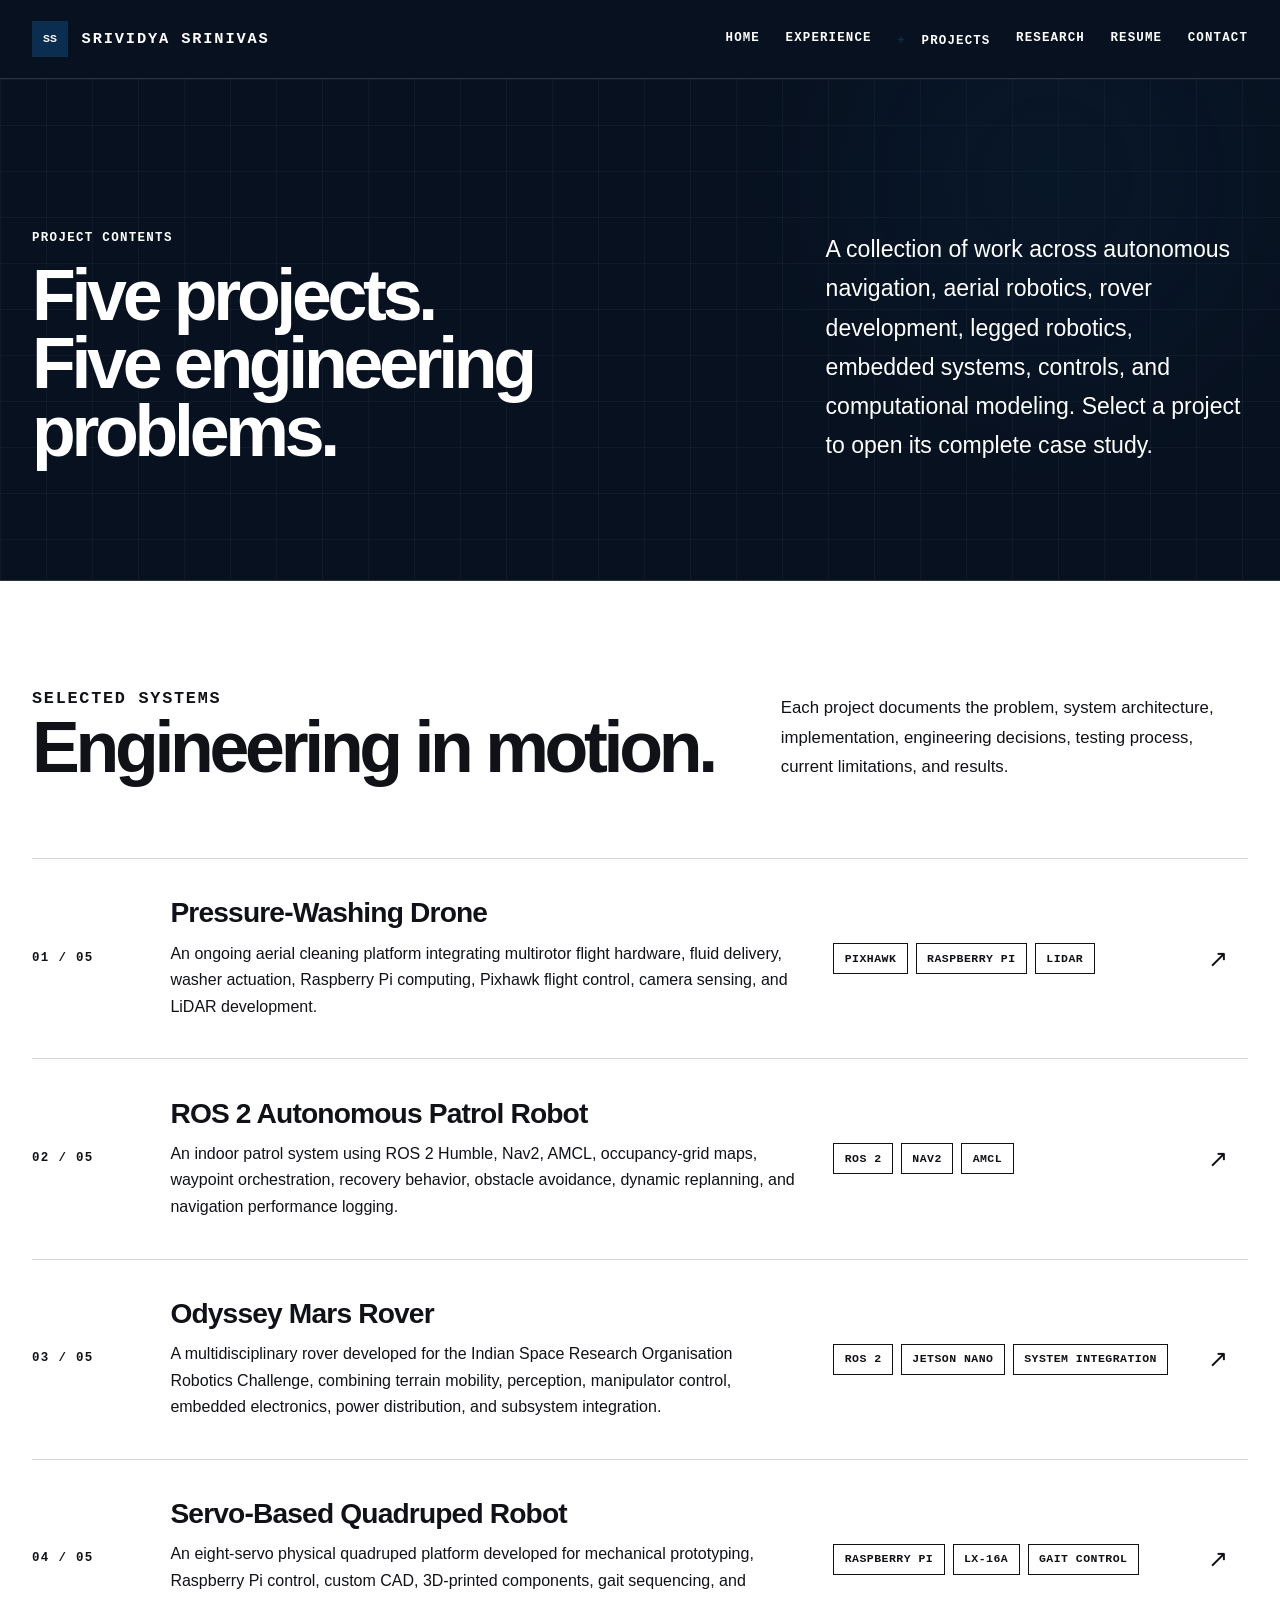
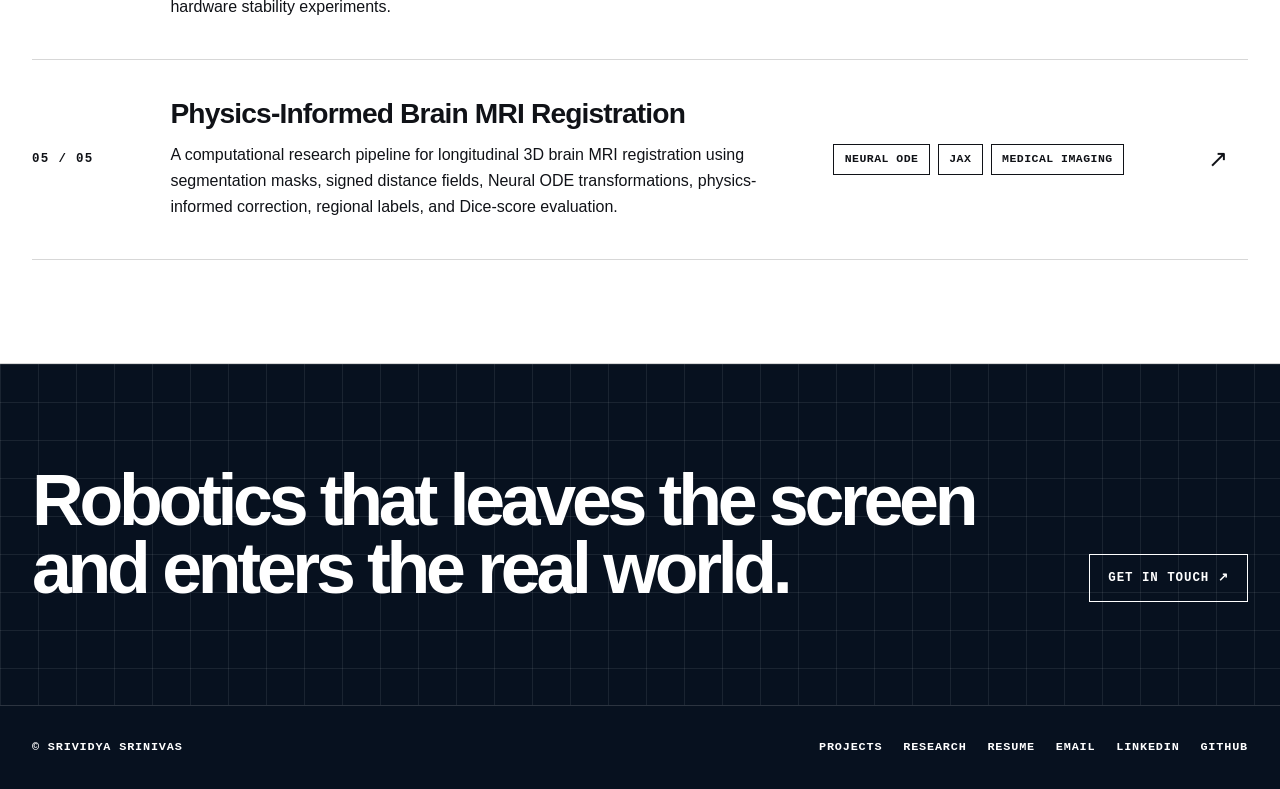
<file: projects.html>
<!doctype html>
<html lang="en">
<head>
  <meta charset="utf-8">

  <meta
    name="viewport"
    content="width=device-width, initial-scale=1"
  >

  <meta
    name="description"
    content="Selected robotics, autonomy, mechatronics, embedded systems, and computational engineering projects by Srividya Srinivas."
  >

  <title>
    Projects | Srividya Srinivas
  </title>

  <link
    rel="stylesheet"
    href="assets/style.css"
  >

  <style>
    /* GLOBAL DARK AREAS */

    .site-header {
      background: #07111f !important;
      color: #ffffff !important;
    }

    .site-header .brand,
    .site-header .brand:link,
    .site-header .brand:visited,
    .site-header .main-nav > a,
    .site-header .main-nav > a:link,
    .site-header .main-nav > a:visited,
    .site-header .nav-trigger,
    .site-header .menu-toggle {
      color: #ffffff !important;
    }

    .site-header .nav-trigger,
    .site-header .menu-toggle {
      background: transparent !important;
    }

    .site-header .dropdown {
      background: #0b1627 !important;
    }

    .site-header .dropdown a,
    .site-header .dropdown a:link,
    .site-header .dropdown a:visited {
      color: #ffffff !important;
      background: #0b1627 !important;
    }

    .site-header .dropdown a:hover,
    .site-header .dropdown a:focus-visible {
      color: #07111f !important;
      background: #ffffff !important;
    }

    /* DARK HERO = WHITE TEXT */

    .page-hero {
      background: #07111f !important;
      color: #ffffff !important;
    }

    .page-hero .eyebrow,
    .page-hero .page-title,
    .page-hero .project-lede,
    .page-hero h1,
    .page-hero h2,
    .page-hero p,
    .page-hero span {
      color: #ffffff !important;
    }

    /* WHITE PROJECT AREA = BLACK TEXT */

    .section.white {
      background: #ffffff !important;
      color: #101217 !important;
    }

    .section.white .section-head h2,
    .section.white .section-head p,
    .section.white .eyebrow,
    .section.white .project-row,
    .section.white .project-row h3,
    .section.white .project-row p,
    .section.white .project-no,
    .section.white .project-arrow,
    .section.white .tag {
      color: #101217 !important;
    }

    /* DARK CTA = WHITE TEXT */

    .signal-band {
      background: #07111f !important;
      color: #ffffff !important;
    }

    .signal-band h2,
    .signal-band p {
      color: #ffffff !important;
    }

    .signal-band .button {
      color: #ffffff !important;
      background: transparent !important;
      border-color: #ffffff !important;
    }

    .signal-band .button:hover,
    .signal-band .button:focus-visible {
      color: #07111f !important;
      background: #ffffff !important;
    }

    /* DARK FOOTER = WHITE TEXT */

    .site-footer {
      background: #07111f !important;
      color: #ffffff !important;
    }

    .site-footer p,
    .site-footer a,
    .site-footer a:link,
    .site-footer a:visited {
      color: #ffffff !important;
    }

    .site-footer a:hover,
    .site-footer a:focus-visible {
      color: #dbe7ff !important;
    }
  </style>
</head>

<body>
  <a
    class="skip-link"
    href="#main"
  >
    Skip to content
  </a>

  <header class="site-header">
    <div class="nav-shell">
      <a
        class="brand"
        href="index.html"
        aria-label="Srividya Srinivas home"
      >
        <span class="brand-mark">SS</span>

        <span class="brand-name">
          SRIVIDYA SRINIVAS
        </span>
      </a>

      <button
        class="menu-toggle"
        type="button"
        aria-expanded="false"
        aria-controls="main-nav"
      >
        MENU
      </button>

      <nav
        class="main-nav"
        id="main-nav"
        aria-label="Primary navigation"
      >
        <a href="index.html">
          Home
        </a>

        <a href="about.html">
          Experience
        </a>

        <div class="nav-group">
          <a
            class="nav-trigger is-current"
            href="projects.html"
            aria-current="page"
          >
            Projects
          </a>

          <div class="dropdown">
            <a href="projects/pressure-washing-drone.html">
              Pressure-washing drone
            </a>

            <a href="projects/ros2-patrol.html">
              ROS 2 patrol robot
            </a>

            <a href="projects/mars-rover.html">
              Odyssey Mars Rover
            </a>

            <a href="projects/quadruped.html">
              Quadruped robot
            </a>

            <a href="projects/brain-registration.html">
              Brain MRI registration
            </a>
          </div>
        </div>

        <a href="research.html">
          Research
        </a>

        <a href="resume.html">
          Resume
        </a>

        <a href="contact.html">
          Contact
        </a>
      </nav>
    </div>
  </header>

  <main id="main">
    <section class="page-hero">
      <div class="shell page-hero-grid">
        <div>
          <p class="eyebrow">
            Project contents
          </p>

          <h1 class="page-title">
            Five projects.<br>
            Five engineering problems.
          </h1>
        </div>

        <p class="project-lede">
          A collection of work across autonomous navigation,
          aerial robotics, rover development, legged robotics,
          embedded systems, controls, and computational modeling.
          Select a project to open its complete case study.
        </p>
      </div>
    </section>

    <section
      class="section white"
      id="projects"
    >
      <div class="shell">
        <div class="section-head">
          <div>
            <p class="eyebrow">
              Selected systems
            </p>

            <h2>
              Engineering in motion.
            </h2>
          </div>

          <p>
            Each project documents the problem, system architecture,
            implementation, engineering decisions, testing process,
            current limitations, and results.
          </p>
        </div>

        <div class="project-list">
          <a
            class="project-row"
            href="projects/pressure-washing-drone.html"
          >
            <span class="project-no">
              01 / 05
            </span>

            <div>
              <h3>
                Pressure-Washing Drone
              </h3>

              <p>
                An ongoing aerial cleaning platform integrating
                multirotor flight hardware, fluid delivery, washer
                actuation, Raspberry Pi computing, Pixhawk flight
                control, camera sensing, and LiDAR development.
              </p>
            </div>

            <div class="project-tags">
              <span class="tag">
                Pixhawk
              </span>

              <span class="tag">
                Raspberry Pi
              </span>

              <span class="tag">
                LiDAR
              </span>
            </div>

            <span
              class="project-arrow"
              aria-hidden="true"
            >
              ↗
            </span>
          </a>

          <a
            class="project-row"
            href="projects/ros2-patrol.html"
          >
            <span class="project-no">
              02 / 05
            </span>

            <div>
              <h3>
                ROS 2 Autonomous Patrol Robot
              </h3>

              <p>
                An indoor patrol system using ROS 2 Humble, Nav2,
                AMCL, occupancy-grid maps, waypoint orchestration,
                recovery behavior, obstacle avoidance, dynamic
                replanning, and navigation performance logging.
              </p>
            </div>

            <div class="project-tags">
              <span class="tag">
                ROS 2
              </span>

              <span class="tag">
                Nav2
              </span>

              <span class="tag">
                AMCL
              </span>
            </div>

            <span
              class="project-arrow"
              aria-hidden="true"
            >
              ↗
            </span>
          </a>

          <a
            class="project-row"
            href="projects/mars-rover.html"
          >
            <span class="project-no">
              03 / 05
            </span>

            <div>
              <h3>
                Odyssey Mars Rover
              </h3>

              <p>
                A multidisciplinary rover developed for the Indian
                Space Research Organisation Robotics Challenge,
                combining terrain mobility, perception, manipulator
                control, embedded electronics, power distribution,
                and subsystem integration.
              </p>
            </div>

            <div class="project-tags">
              <span class="tag">
                ROS 2
              </span>

              <span class="tag">
                Jetson Nano
              </span>

              <span class="tag">
                System Integration
              </span>
            </div>

            <span
              class="project-arrow"
              aria-hidden="true"
            >
              ↗
            </span>
          </a>

          <a
            class="project-row"
            href="projects/quadruped.html"
          >
            <span class="project-no">
              04 / 05
            </span>

            <div>
              <h3>
                Servo-Based Quadruped Robot
              </h3>

              <p>
                An eight-servo physical quadruped platform developed
                for mechanical prototyping, Raspberry Pi control,
                custom CAD, 3D-printed components, gait sequencing,
                and hardware stability experiments.
              </p>
            </div>

            <div class="project-tags">
              <span class="tag">
                Raspberry Pi
              </span>

              <span class="tag">
                LX-16A
              </span>

              <span class="tag">
                Gait Control
              </span>
            </div>

            <span
              class="project-arrow"
              aria-hidden="true"
            >
              ↗
            </span>
          </a>

          <a
            class="project-row"
            href="projects/brain-registration.html"
          >
            <span class="project-no">
              05 / 05
            </span>

            <div>
              <h3>
                Physics-Informed Brain MRI Registration
              </h3>

              <p>
                A computational research pipeline for longitudinal
                3D brain MRI registration using segmentation masks,
                signed distance fields, Neural ODE transformations,
                physics-informed correction, regional labels, and
                Dice-score evaluation.
              </p>
            </div>

            <div class="project-tags">
              <span class="tag">
                Neural ODE
              </span>

              <span class="tag">
                JAX
              </span>

              <span class="tag">
                Medical Imaging
              </span>
            </div>

            <span
              class="project-arrow"
              aria-hidden="true"
            >
              ↗
            </span>
          </a>
        </div>
      </div>
    </section>

    <section class="signal-band">
      <div class="shell">
        <h2>
          Robotics that leaves the screen and enters the real world.
        </h2>

        <a
          class="button"
          href="contact.html"
        >
          Get in touch ↗
        </a>
      </div>
    </section>
  </main>

  <footer class="site-footer">
    <div class="shell footer-grid">
      <p>
        © <span data-year></span> SRIVIDYA SRINIVAS
      </p>

      <div class="footer-links">
        <a href="projects.html">
          Projects
        </a>

        <a href="research.html">
          Research
        </a>

        <a href="resume.html">
          Resume
        </a>

        <a href="mailto:ss7703@columbia.edu">
          Email
        </a>

        <a
          href="https://www.linkedin.com/in/srividyasrinivas"
          target="_blank"
          rel="noopener"
        >
          LinkedIn
        </a>

        <a
          href="https://github.com/vidyapedia"
          target="_blank"
          rel="noopener"
        >
          GitHub
        </a>
      </div>
    </div>
  </footer>

  <script src="assets/main.js"></script>
</body>
</html>
</file>
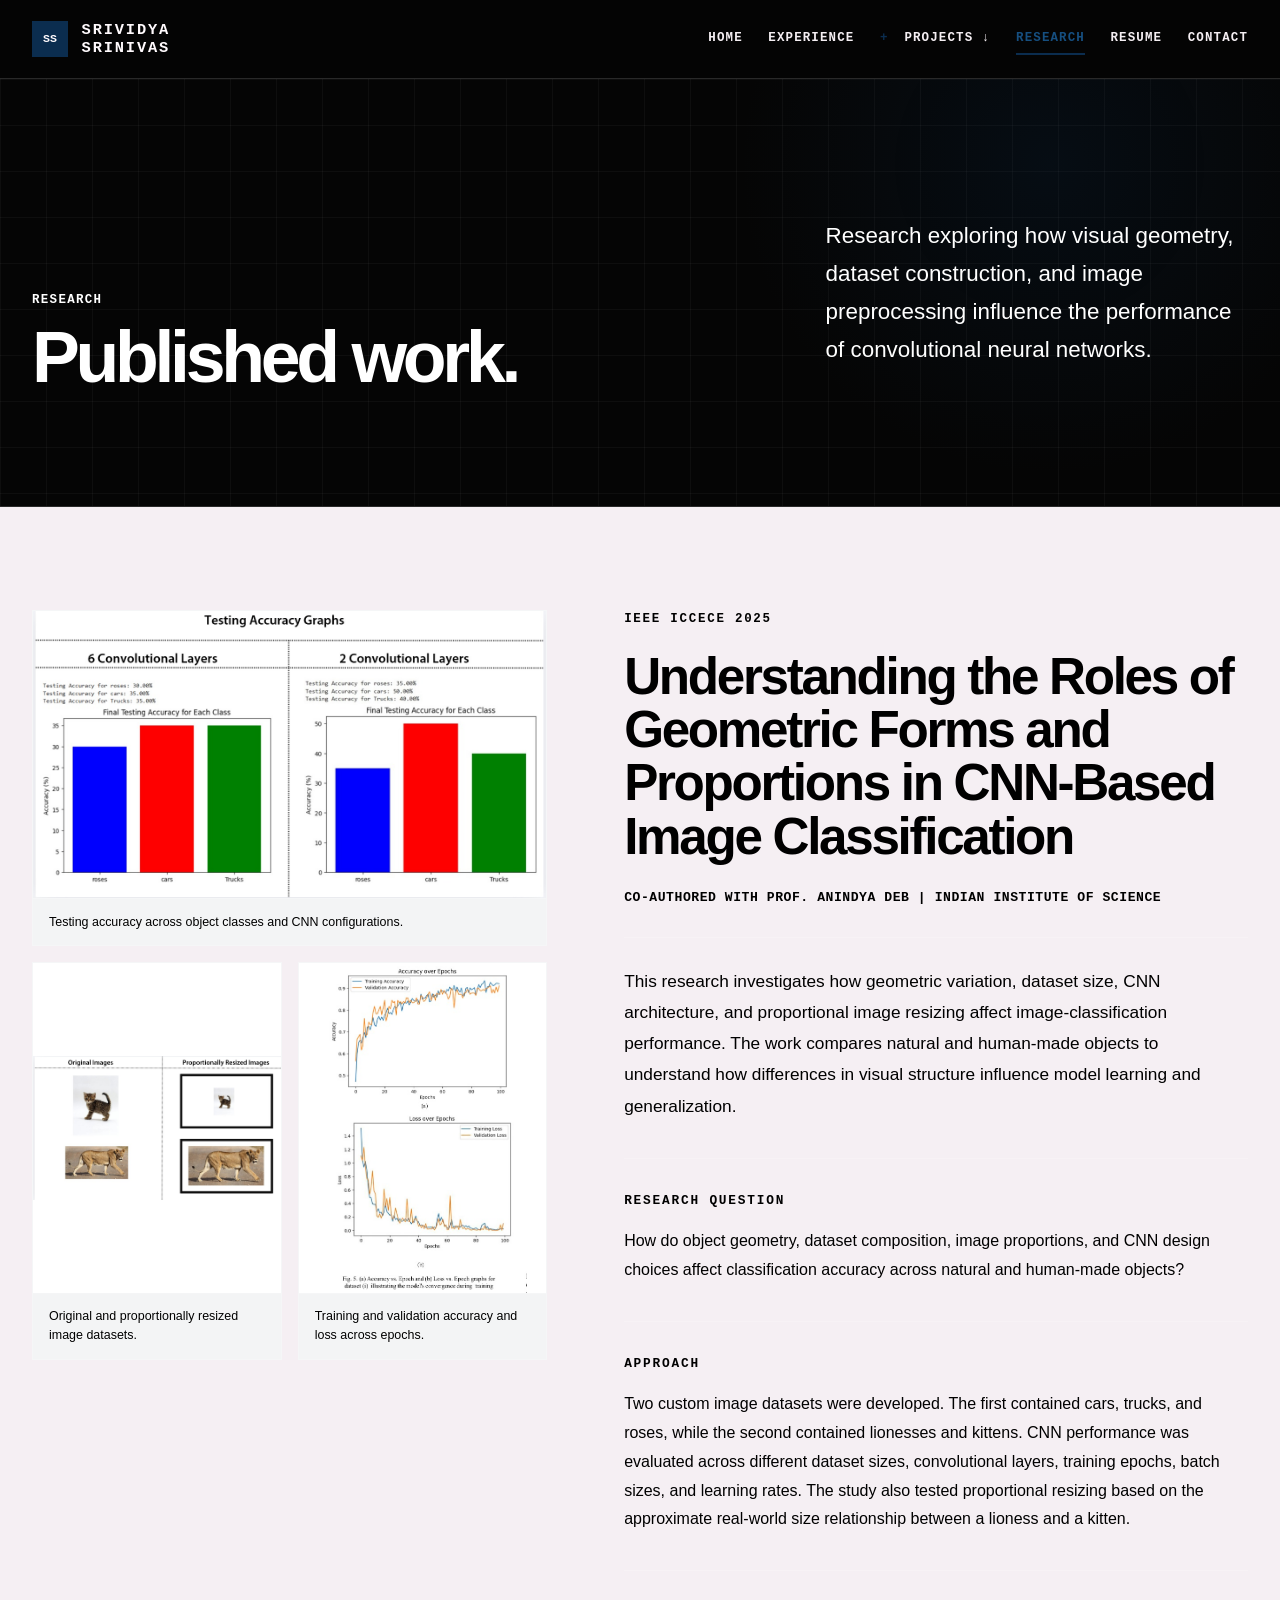
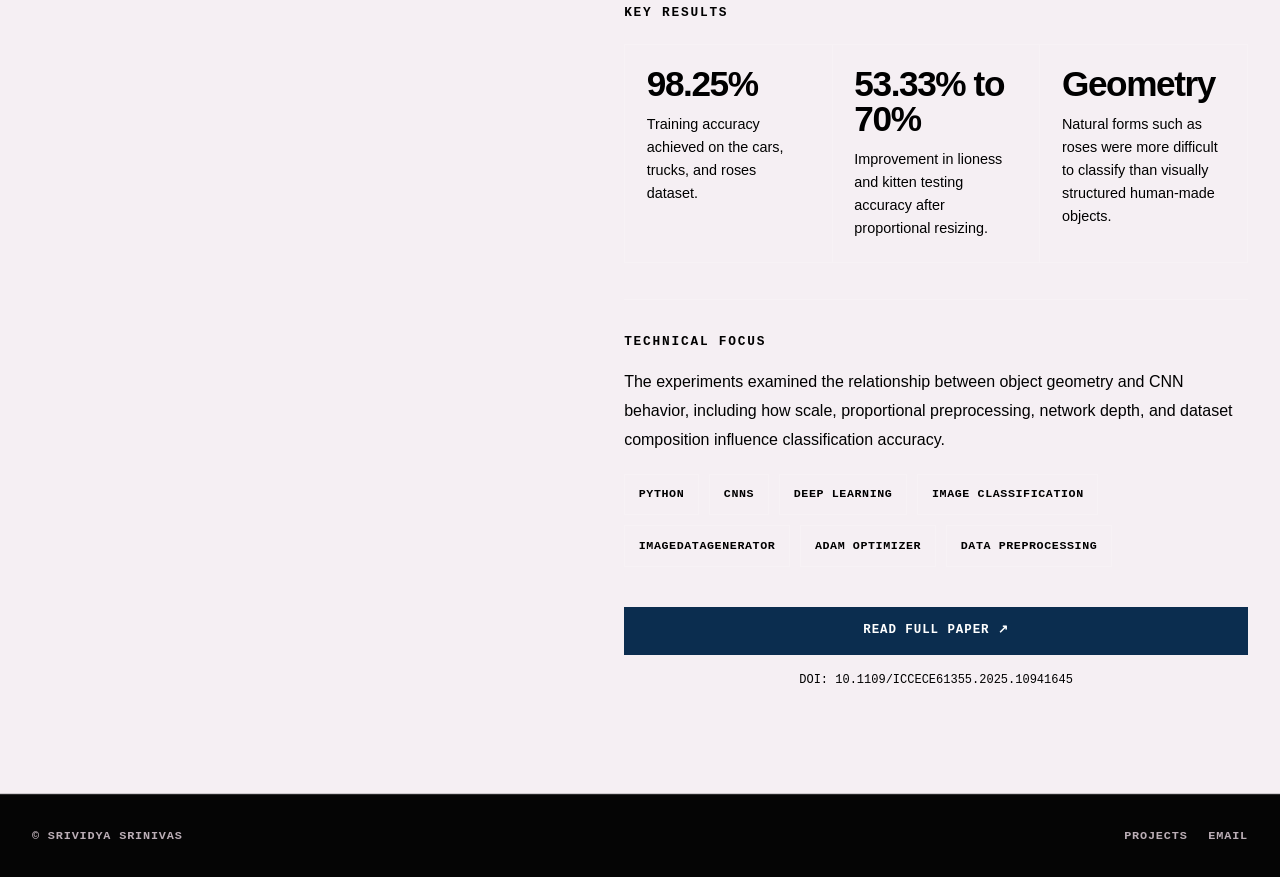
<file: research.html>
<!doctype html>
<html lang="en">
<head>
  <meta charset="utf-8">

  <meta
    name="viewport"
    content="width=device-width, initial-scale=1"
  >

  <meta
    name="description"
    content="Published research by Srividya Srinivas on geometric forms, proportional image resizing, and CNN-based image classification."
  >

  <title>Research | Srividya Srinivas</title>

  <link
    rel="stylesheet"
    href="assets/style.css"
  >

  <style>
    /*
      Dark hero: white text
      Light research section: black text
    */

    .page-hero,
    .page-hero * {
      color: #ffffff !important;
      opacity: 1 !important;
    }

    .section.white,
    .section.white article,
    .section.white figure,
    .section.white div,
    .section.white h2,
    .section.white h3,
    .section.white p,
    .section.white span,
    .section.white figcaption {
      color: #000000 !important;
      opacity: 1 !important;
    }

    .section.white .button,
    .section.white .button:link,
    .section.white .button:visited,
    .section.white .button:hover,
    .section.white .button:focus {
      color: #ffffff !important;
    }

    .research-intro {
      max-width: 720px;
      font-size: clamp(1.1rem, 2vw, 1.4rem);
      line-height: 1.7;
      color: #ffffff;
    }

    .paper-layout {
      display: grid;
      grid-template-columns: minmax(0, 0.95fr) minmax(0, 1.15fr);
      gap: clamp(3rem, 6vw, 6rem);
      align-items: start;
    }

    .research-media {
      display: grid;
      gap: 1rem;
      position: sticky;
      top: 120px;
    }

    .research-image {
      margin: 0;
      background: #f3f4f5;
      border: 1px solid var(--line, #d8dce0);
      overflow: hidden;
    }

    .research-image img {
      display: block;
      width: 100%;
      height: auto;
      object-fit: contain;
      background: #ffffff;
    }

    .research-image figcaption {
      padding: 0.85rem 1rem;
      border-top: 1px solid var(--line, #d8dce0);
      font-size: 0.78rem;
      line-height: 1.5;
      color: #000000;
    }

    .secondary-images {
      display: grid;
      grid-template-columns: repeat(2, minmax(0, 1fr));
      gap: 1rem;
    }

    .secondary-images .research-image img {
      width: 100%;
      height: 330px;
      object-fit: contain;
    }

    .publication-label {
      margin: 0 0 1.25rem;
      font-family: var(--mono, monospace);
      font-size: 0.78rem;
      font-weight: 700;
      letter-spacing: 0.14em;
      text-transform: uppercase;
      color: #000000;
    }

    .paper-title {
      max-width: 820px;
      margin: 0;
      font-size: clamp(2rem, 4vw, 3.8rem);
      line-height: 1.04;
      letter-spacing: -0.045em;
      color: #000000;
    }

    .publication-meta {
      margin: 1.5rem 0 0;
      padding-bottom: 1.75rem;
      border-bottom: 1px solid var(--line, #d8dce0);
      font-family: var(--mono, monospace);
      font-size: 0.82rem;
      font-weight: 700;
      line-height: 1.7;
      letter-spacing: 0.04em;
      text-transform: uppercase;
      color: #000000;
    }

    .paper-summary {
      margin: 1.75rem 0 0;
      font-size: 1.08rem;
      line-height: 1.8;
      color: #000000;
    }

    .paper-block {
      margin-top: 2.25rem;
      padding-top: 2rem;
      border-top: 1px solid var(--line, #d8dce0);
    }

    .paper-block h3 {
      margin: 0 0 1rem;
      font-family: var(--mono, monospace);
      font-size: 0.8rem;
      font-weight: 700;
      letter-spacing: 0.14em;
      text-transform: uppercase;
      color: #000000;
    }

    .paper-block p {
      margin: 0;
      font-size: 1rem;
      line-height: 1.8;
      color: #000000;
    }

    .result-grid {
      display: grid;
      grid-template-columns: repeat(3, minmax(0, 1fr));
      margin-top: 1.25rem;
      border-top: 1px solid var(--line, #d8dce0);
      border-left: 1px solid var(--line, #d8dce0);
    }

    .result-card {
      min-height: 170px;
      padding: 1.35rem;
      border-right: 1px solid var(--line, #d8dce0);
      border-bottom: 1px solid var(--line, #d8dce0);
    }

    .result-value {
      display: block;
      margin-bottom: 0.7rem;
      font-size: clamp(1.5rem, 3vw, 2.2rem);
      font-weight: 800;
      line-height: 1;
      letter-spacing: -0.04em;
      color: #000000;
    }

    .result-card p {
      font-size: 0.9rem;
      line-height: 1.6;
      color: #000000;
    }

    .technology-list {
      display: flex;
      flex-wrap: wrap;
      gap: 0.65rem;
      margin-top: 1.2rem;
    }

    .technology-list span {
      padding: 0.65rem 0.85rem;
      border: 1px solid var(--line, #cfd5da);
      font-family: var(--mono, monospace);
      font-size: 0.73rem;
      font-weight: 700;
      letter-spacing: 0.05em;
      text-transform: uppercase;
      color: #000000;
    }

    .paper-button {
      display: flex;
      width: 100%;
      justify-content: center;
      margin-top: 2.5rem;
      text-align: center;
      color: #ffffff !important;
    }

    .paper-doi {
      margin: 1rem 0 0;
      text-align: center;
      font-family: var(--mono, monospace);
      font-size: 0.75rem;
      line-height: 1.6;
      color: #000000;
    }

    @media (max-width: 1050px) {
      .paper-layout {
        grid-template-columns: 1fr;
      }

      .research-media {
        position: static;
        max-width: 900px;
      }
    }

    @media (max-width: 700px) {
      .secondary-images {
        grid-template-columns: 1fr;
      }

      .secondary-images .research-image img {
        height: auto;
      }

      .result-grid {
        grid-template-columns: 1fr;
      }

      .result-card {
        min-height: auto;
      }
    }
  </style>
</head>

<body>
  <a
    class="skip-link"
    href="#main"
  >
    Skip to content
  </a>

  <header class="site-header">
    <div class="nav-shell">
      <a
        class="brand"
        href="index.html"
        aria-label="Srividya Srinivas home"
      >
        <span class="brand-mark">SS</span>

        <span>
          SRIVIDYA<br>
          SRINIVAS
        </span>
      </a>

      <button
        class="menu-toggle"
        type="button"
        aria-expanded="false"
        aria-controls="main-nav"
      >
        MENU
      </button>

      <nav
        class="main-nav"
        id="main-nav"
        aria-label="Primary navigation"
      >
        <a href="index.html">Home</a>

        <a href="about.html">Experience</a>

        <div class="nav-group">
          <button
            class="nav-trigger"
            type="button"
            aria-expanded="false"
          >
            Projects
            <span aria-hidden="true">↓</span>
          </button>

          <div class="dropdown">
            <a href="projects/pressure-washing-drone.html">
              Pressure-washing drone
            </a>

            <a href="projects/ros2-patrol.html">
              ROS 2 patrol robot
            </a>

            <a href="projects/mars-rover.html">
              Odyssey Mars Rover
            </a>

            <a href="projects/quadruped.html">
              Quadruped robot
            </a>

            <a href="projects/brain-registration.html">
              Brain MRI registration
            </a>
          </div>
        </div>

        <a
          href="research.html"
          aria-current="page"
        >
          Research
        </a>

        <a href="resume.html">Resume</a>

        <a href="contact.html">Contact</a>
      </nav>
    </div>
  </header>

  <main id="main">
    <section class="page-hero">
      <div class="shell page-hero-grid">
        <div>
          <p class="eyebrow">Research</p>

          <h1 class="page-title">
            Published work.
          </h1>
        </div>

        <p class="research-intro">
          Research exploring how visual geometry, dataset construction,
          and image preprocessing influence the performance of
          convolutional neural networks.
        </p>
      </div>
    </section>

    <section class="section white">
      <div class="shell paper-layout">
        <div class="research-media">
          <figure class="research-image">
            <img
              src="assets/images/research/u1%20(1).jpeg"
              alt="Testing accuracy comparison for CNN image classification experiments"
            >

            <figcaption>
              Testing accuracy across object classes and CNN
              configurations.
            </figcaption>
          </figure>

          <div class="secondary-images">
            <figure class="research-image">
              <img
                src="assets/images/research/U2%20(1).jpeg"
                alt="Comparison between original and proportionally resized images"
              >

              <figcaption>
                Original and proportionally resized image datasets.
              </figcaption>
            </figure>

            <figure class="research-image">
              <img
                src="assets/images/research/u3%20(1).jpeg"
                alt="CNN training and validation accuracy and loss over training epochs"
              >

              <figcaption>
                Training and validation accuracy and loss across epochs.
              </figcaption>
            </figure>
          </div>
        </div>

        <article class="paper-content">
          <p class="publication-label">
            IEEE ICCECE 2025
          </p>

          <h2 class="paper-title">
            Understanding the Roles of Geometric Forms and Proportions
            in CNN-Based Image Classification
          </h2>

          <p class="publication-meta">
            Co-authored with Prof. Anindya Deb |
            Indian Institute of Science
          </p>

          <p class="paper-summary">
            This research investigates how geometric variation,
            dataset size, CNN architecture, and proportional image
            resizing affect image-classification performance. The work
            compares natural and human-made objects to understand how
            differences in visual structure influence model learning
            and generalization.
          </p>

          <section class="paper-block">
            <h3>Research question</h3>

            <p>
              How do object geometry, dataset composition, image
              proportions, and CNN design choices affect classification
              accuracy across natural and human-made objects?
            </p>
          </section>

          <section class="paper-block">
            <h3>Approach</h3>

            <p>
              Two custom image datasets were developed. The first
              contained cars, trucks, and roses, while the second
              contained lionesses and kittens. CNN performance was
              evaluated across different dataset sizes, convolutional
              layers, training epochs, batch sizes, and learning rates.
              The study also tested proportional resizing based on the
              approximate real-world size relationship between a
              lioness and a kitten.
            </p>
          </section>

          <section class="paper-block">
            <h3>Key results</h3>

            <div class="result-grid">
              <div class="result-card">
                <span class="result-value">98.25%</span>

                <p>
                  Training accuracy achieved on the cars, trucks, and
                  roses dataset.
                </p>
              </div>

              <div class="result-card">
                <span class="result-value">53.33% to 70%</span>

                <p>
                  Improvement in lioness and kitten testing accuracy
                  after proportional resizing.
                </p>
              </div>

              <div class="result-card">
                <span class="result-value">Geometry</span>

                <p>
                  Natural forms such as roses were more difficult to
                  classify than visually structured human-made objects.
                </p>
              </div>
            </div>
          </section>

          <section class="paper-block">
            <h3>Technical focus</h3>

            <p>
              The experiments examined the relationship between object
              geometry and CNN behavior, including how scale,
              proportional preprocessing, network depth, and dataset
              composition influence classification accuracy.
            </p>

            <div class="technology-list">
              <span>Python</span>
              <span>CNNs</span>
              <span>Deep Learning</span>
              <span>Image Classification</span>
              <span>ImageDataGenerator</span>
              <span>Adam Optimizer</span>
              <span>Data Preprocessing</span>
            </div>
          </section>

          <a
            class="button paper-button"
            href="assets/research/Understanding_the_Roles_of_Geometric_Forms_and_Proportions_in_CNN-Based_Image_Classification%20(1).pdf"
            target="_blank"
            rel="noopener"
          >
            Read full paper ↗
          </a>

          <p class="paper-doi">
            DOI: 10.1109/ICCECE61355.2025.10941645
          </p>
        </article>
      </div>
    </section>
  </main>

  <footer class="site-footer">
    <div class="shell footer-grid">
      <p>
        © <span data-year></span> SRIVIDYA SRINIVAS
      </p>

      <div class="footer-links">
        <a href="projects.html">
          Projects
        </a>

        <a href="mailto:ss7703@columbia.edu">
          Email
        </a>
      </div>
    </div>
  </footer>

  <script src="assets/main.js"></script>
</body>
</html>
</file>
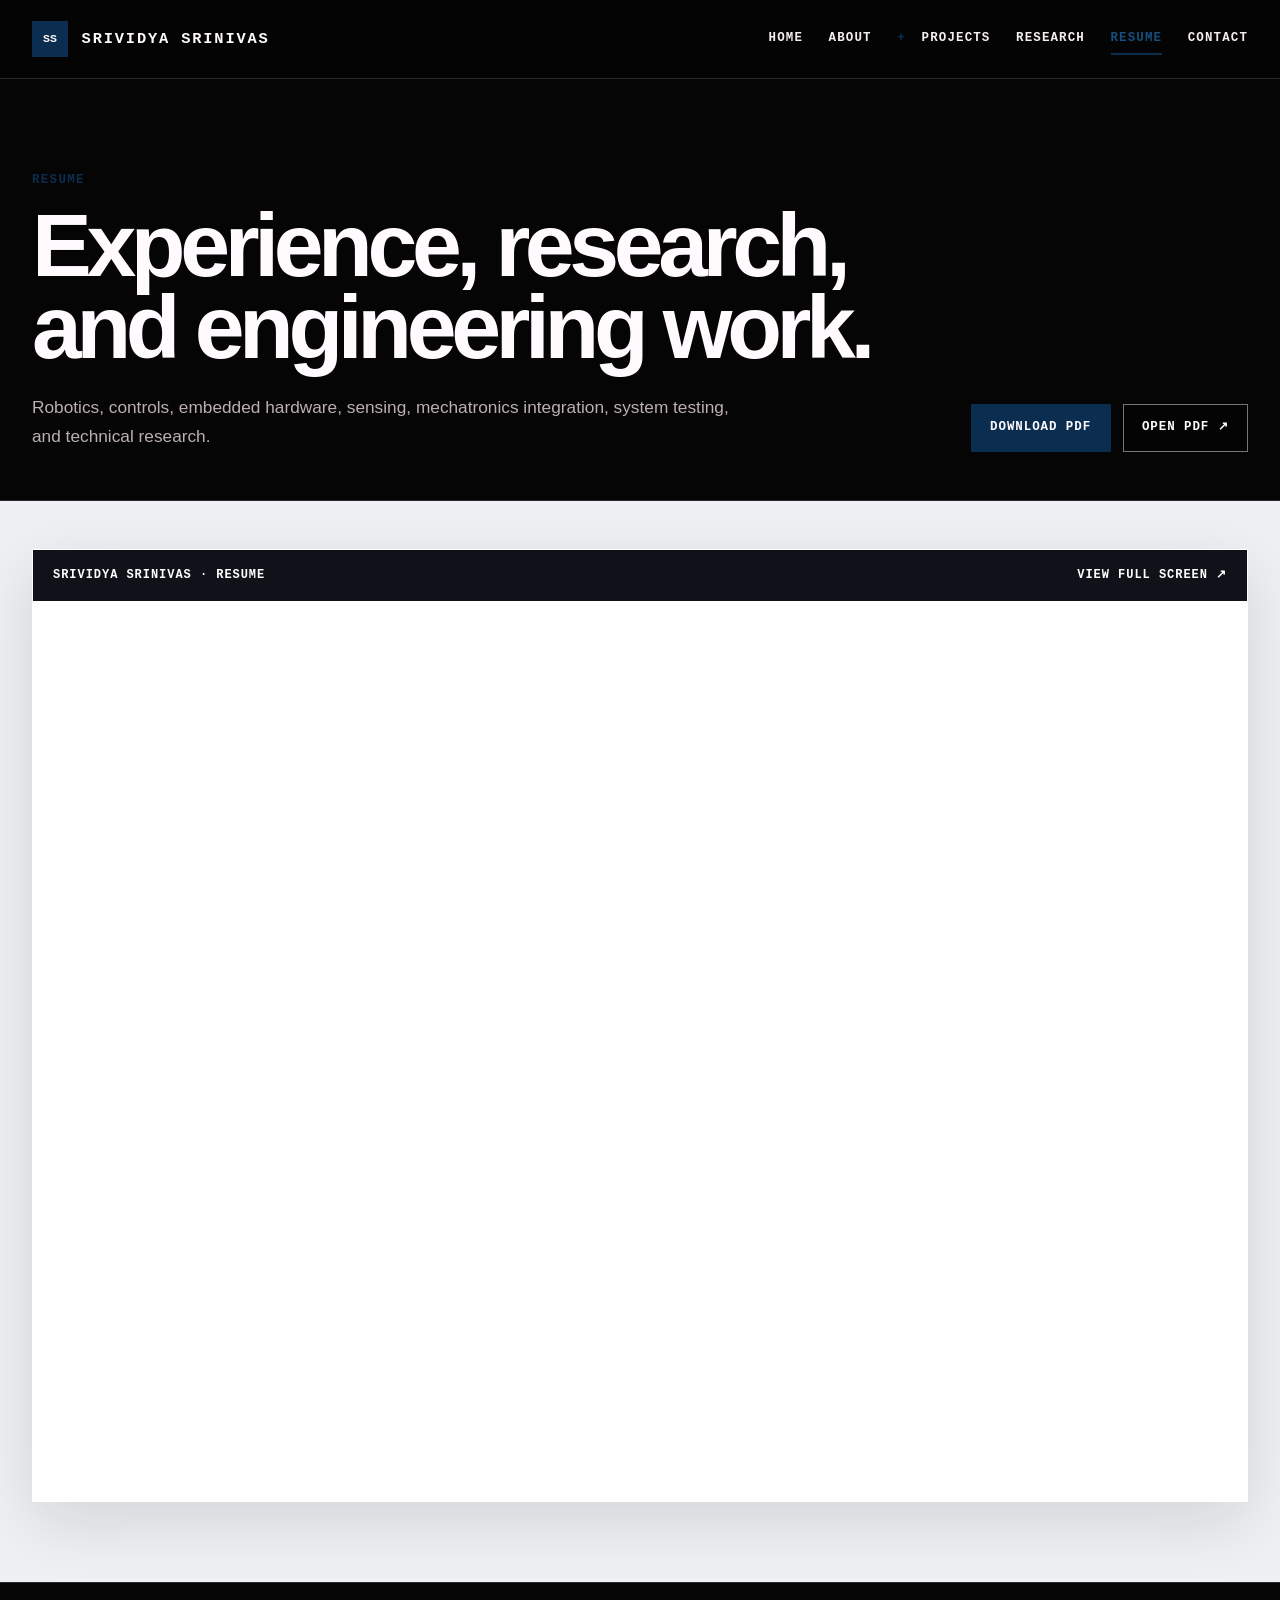
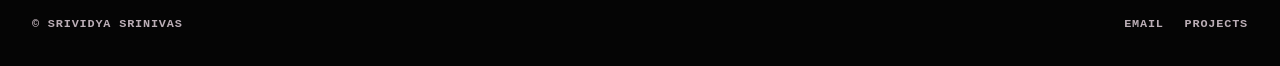
<file: resume.html>
<!doctype html>
<html lang="en">
<head>
  <meta charset="utf-8">

  <meta
    name="viewport"
    content="width=device-width, initial-scale=1"
  >

  <meta
    name="description"
    content="Resume of Srividya Srinivas, a robotics and mechatronics engineer specializing in embedded systems, controls, sensing, autonomy, and system integration."
  >

  <title>
    Resume | Srividya Srinivas
  </title>

  <link
    rel="icon"
    type="image/svg+xml"
    href="data:image/svg+xml,%3Csvg xmlns='http://www.w3.org/2000/svg' viewBox='0 0 64 64'%3E%3Crect width='64' height='64' rx='6' fill='%230b57ff'/%3E%3Cpath d='M17 22h30v22H17zM25 16v6m14-6v6M23 31h4m10 0h4M25 38h14' stroke='white' stroke-width='4' fill='none'/%3E%3C/svg%3E"
  >

  <link rel="stylesheet" href="assets/style.css">

  <style>
    .resume-hero {
      padding: 5rem 0 3rem;
      background: var(--paper);
      border-bottom: 1px solid var(--line);
    }

    .resume-hero-grid {
      display: grid;
      grid-template-columns: 1fr auto;
      gap: 3rem;
      align-items: end;
    }

    .resume-title {
      max-width: 850px;
      margin: 0;
      font-size: clamp(3.5rem, 7vw, 7rem);
      line-height: 0.92;
      letter-spacing: -0.06em;
    }

    .resume-intro {
      max-width: 720px;
      margin: 1.5rem 0 0;
      color: var(--muted);
      font-size: 1.08rem;
      line-height: 1.7;
    }

    .resume-actions {
      display: flex;
      flex-wrap: wrap;
      gap: 0.75rem;
      justify-content: flex-end;
    }

    .resume-document-section {
      padding: 3rem 0 5rem;
      background: #eef0f3;
    }

    .resume-document {
      overflow: hidden;
      background: #ffffff;
      border: 1px solid var(--line);
      box-shadow: 0 20px 60px rgba(15, 18, 24, 0.12);
    }

    .resume-toolbar {
      display: flex;
      justify-content: space-between;
      gap: 2rem;
      align-items: center;
      padding: 1rem 1.25rem;
      color: #ffffff;
      background: #0f1218;
    }

    .resume-toolbar p {
      margin: 0;
      font-family: var(--mono, monospace);
      font-size: 0.75rem;
      font-weight: 700;
      letter-spacing: 0.08em;
      text-transform: uppercase;
    }

    .resume-toolbar a {
      color: #ffffff;
      font-family: var(--mono, monospace);
      font-size: 0.75rem;
      font-weight: 700;
      letter-spacing: 0.08em;
      text-decoration: none;
      text-transform: uppercase;
    }

    .resume-toolbar a:hover {
      color: #8fb4ff;
    }

    .resume-frame {
      display: block;
      width: 100%;
      height: calc(100vh - 150px);
      min-height: 900px;
      border: 0;
      background: #ffffff;
    }

    .mobile-resume-message {
      display: none;
      padding: 2rem;
      text-align: center;
    }

    .mobile-resume-message p {
      max-width: 500px;
      margin: 0 auto 1.25rem;
      color: var(--muted);
      line-height: 1.7;
    }

    @media (max-width: 900px) {
      .resume-hero-grid {
        grid-template-columns: 1fr;
        align-items: start;
      }

      .resume-actions {
        justify-content: flex-start;
      }
    }

    @media (max-width: 700px) {
      .resume-hero {
        padding: 4rem 0 2.5rem;
      }

      .resume-document-section {
        padding: 2rem 0 4rem;
      }

      .resume-frame {
        height: 700px;
        min-height: 700px;
      }

      .resume-toolbar {
        align-items: flex-start;
        flex-direction: column;
        gap: 0.5rem;
      }
    }
  </style>
</head>

<body>
  <a class="skip-link" href="#main">
    Skip to content
  </a>

  <header class="site-header">
    <div class="nav-shell">
      <a
        class="brand"
        href="index.html"
        aria-label="Srividya Srinivas home"
      >
        <span class="brand-mark">SS</span>
        SRIVIDYA SRINIVAS
      </a>

      <button
        class="menu-toggle"
        type="button"
        aria-expanded="false"
        aria-controls="main-nav"
      >
        MENU
      </button>

      <nav
        class="main-nav"
        id="main-nav"
        aria-label="Primary navigation"
      >
        <a href="index.html">
          Home
        </a>

        <a href="about.html">
          About
        </a>

        <div class="nav-group">
          <button
            class="nav-trigger"
            type="button"
            aria-expanded="false"
          >
            Projects
          </button>

          <div class="dropdown">
            <a href="projects.html">
              All projects
            </a>

            <a href="projects/pressure-washing-drone.html">
              Pressure-washing drone
            </a>

            <a href="projects/ros2-patrol.html">
              ROS 2 patrol robot
            </a>

            <a href="projects/mars-rover.html">
              Odyssey Mars Rover
            </a>

            <a href="projects/quadruped.html">
              Quadruped robot
            </a>

            <a href="projects/brain-registration.html">
              Brain MRI registration
            </a>
          </div>
        </div>

        <a href="research.html">
          Research
        </a>

        <a
          href="resume.html"
          aria-current="page"
        >
          Resume
        </a>

        <a href="contact.html">
          Contact
        </a>
      </nav>
    </div>
  </header>

  <main id="main">
    <section class="resume-hero">
      <div class="shell resume-hero-grid">
        <div>
          <p class="eyebrow">
            Resume
          </p>

          <h1 class="resume-title">
            Experience, research, and engineering work.
          </h1>

          <p class="resume-intro">
            Robotics, controls, embedded hardware, sensing,
            mechatronics integration, system testing, and technical
            research.
          </p>
        </div>

        <div class="resume-actions">
          <a
            class="button"
            href="assets/resume/Srividya_Srinivas_resume.pdf"
            download
          >
            Download PDF
          </a>

          <a
            class="button secondary"
            href="assets/resume/Srividya_Srinivas_resume.pdf"
            target="_blank"
            rel="noopener"
          >
            Open PDF ↗
          </a>
        </div>
      </div>
    </section>

    <section class="resume-document-section">
      <div class="shell">
        <div class="resume-document">
          <div class="resume-toolbar">
            <p>
              Srividya Srinivas · Resume
            </p>

            <a
              href="assets/resume/Srividya_Srinivas_resume.pdf"
              target="_blank"
              rel="noopener"
            >
              View full screen ↗
            </a>
          </div>

          <iframe
            class="resume-frame"
            src="assets/resume/Srividya_Srinivas_resume.pdf#view=FitH"
            title="Srividya Srinivas resume"
          >
            <div class="mobile-resume-message">
              <p>
                Your browser cannot display the embedded resume.
              </p>

              <a
                class="button"
                href="assets/resume/Srividya_Srinivas_resume.pdf"
              >
                Open resume PDF
              </a>
            </div>
          </iframe>
        </div>
      </div>
    </section>
  </main>

  <footer class="site-footer">
    <div class="shell footer-grid">
      <p>
        © <span data-year></span> SRIVIDYA SRINIVAS
      </p>

      <div class="footer-links">
        <a href="mailto:ss7703@columbia.edu">
          Email
        </a>

        <a href="projects.html">
          Projects
        </a>
      </div>
    </div>
  </footer>

  <script src="assets/main.js"></script>
</body>
</html>
</file>
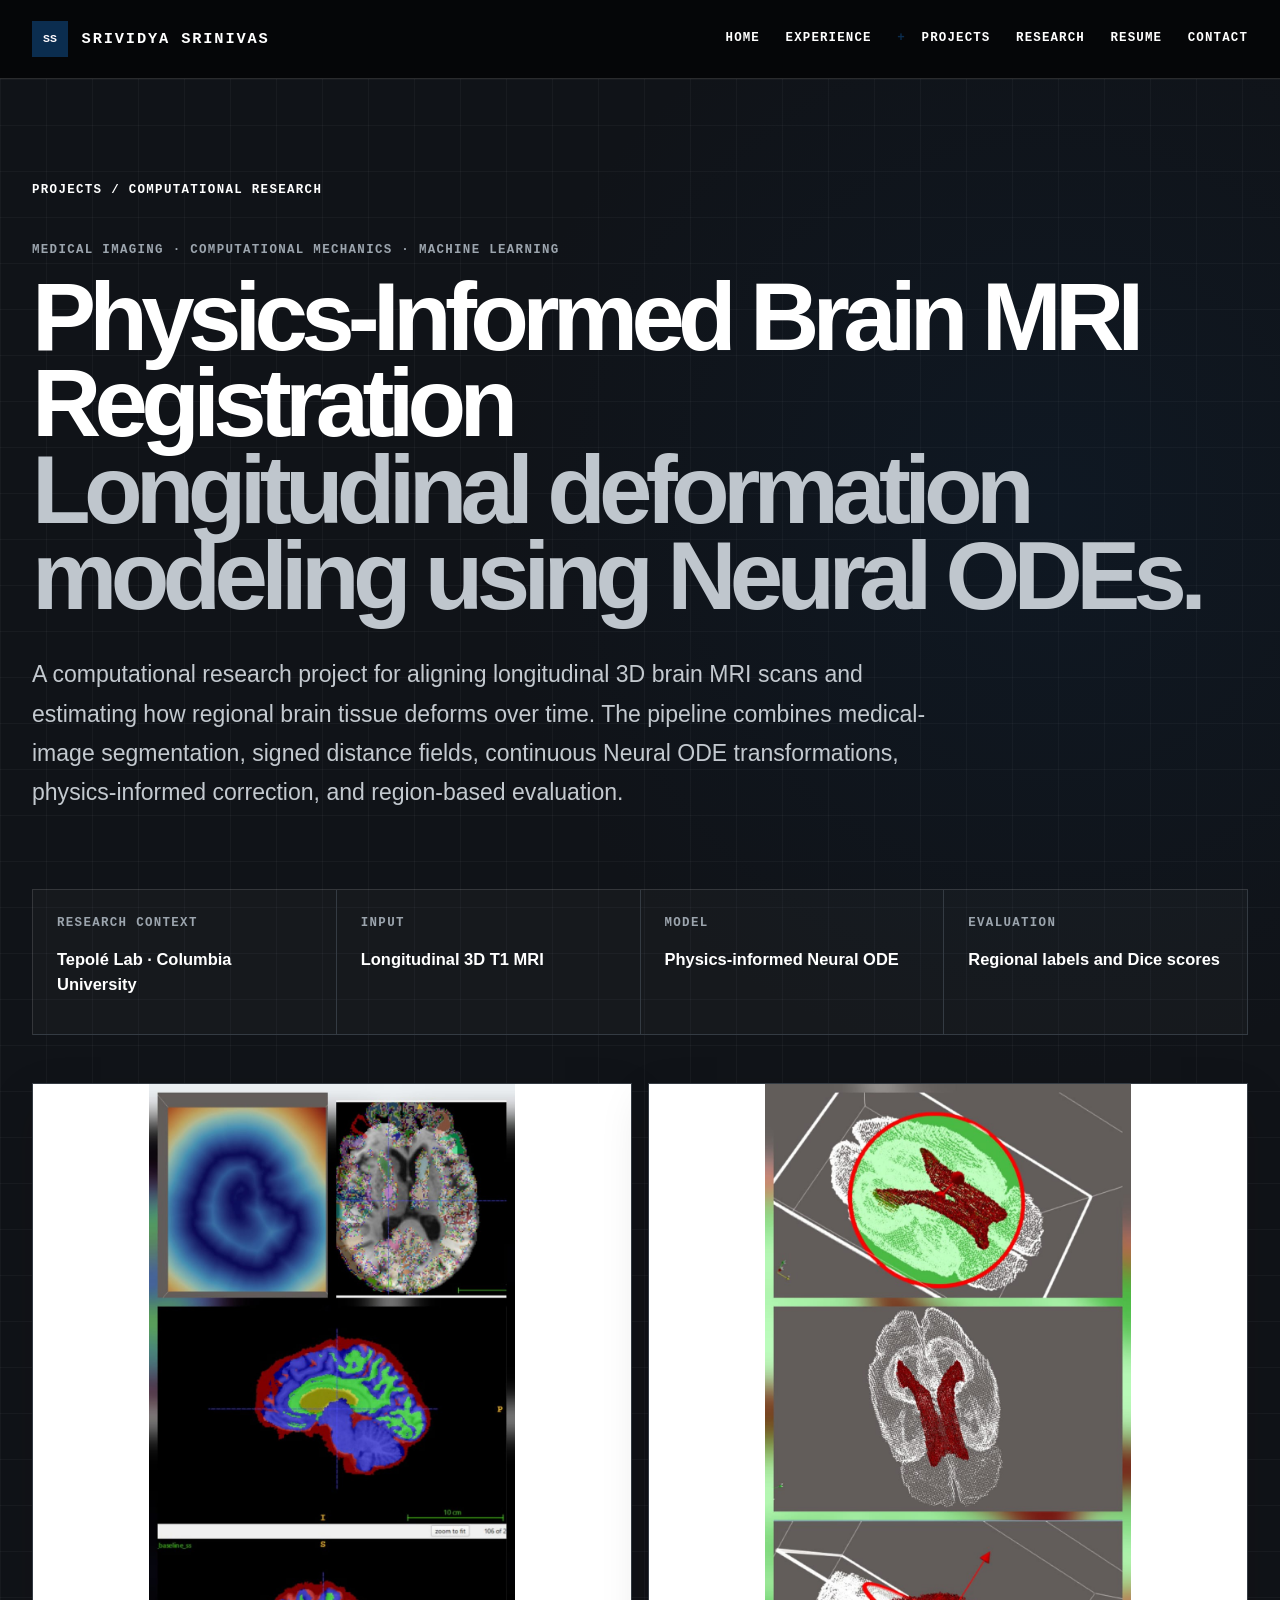
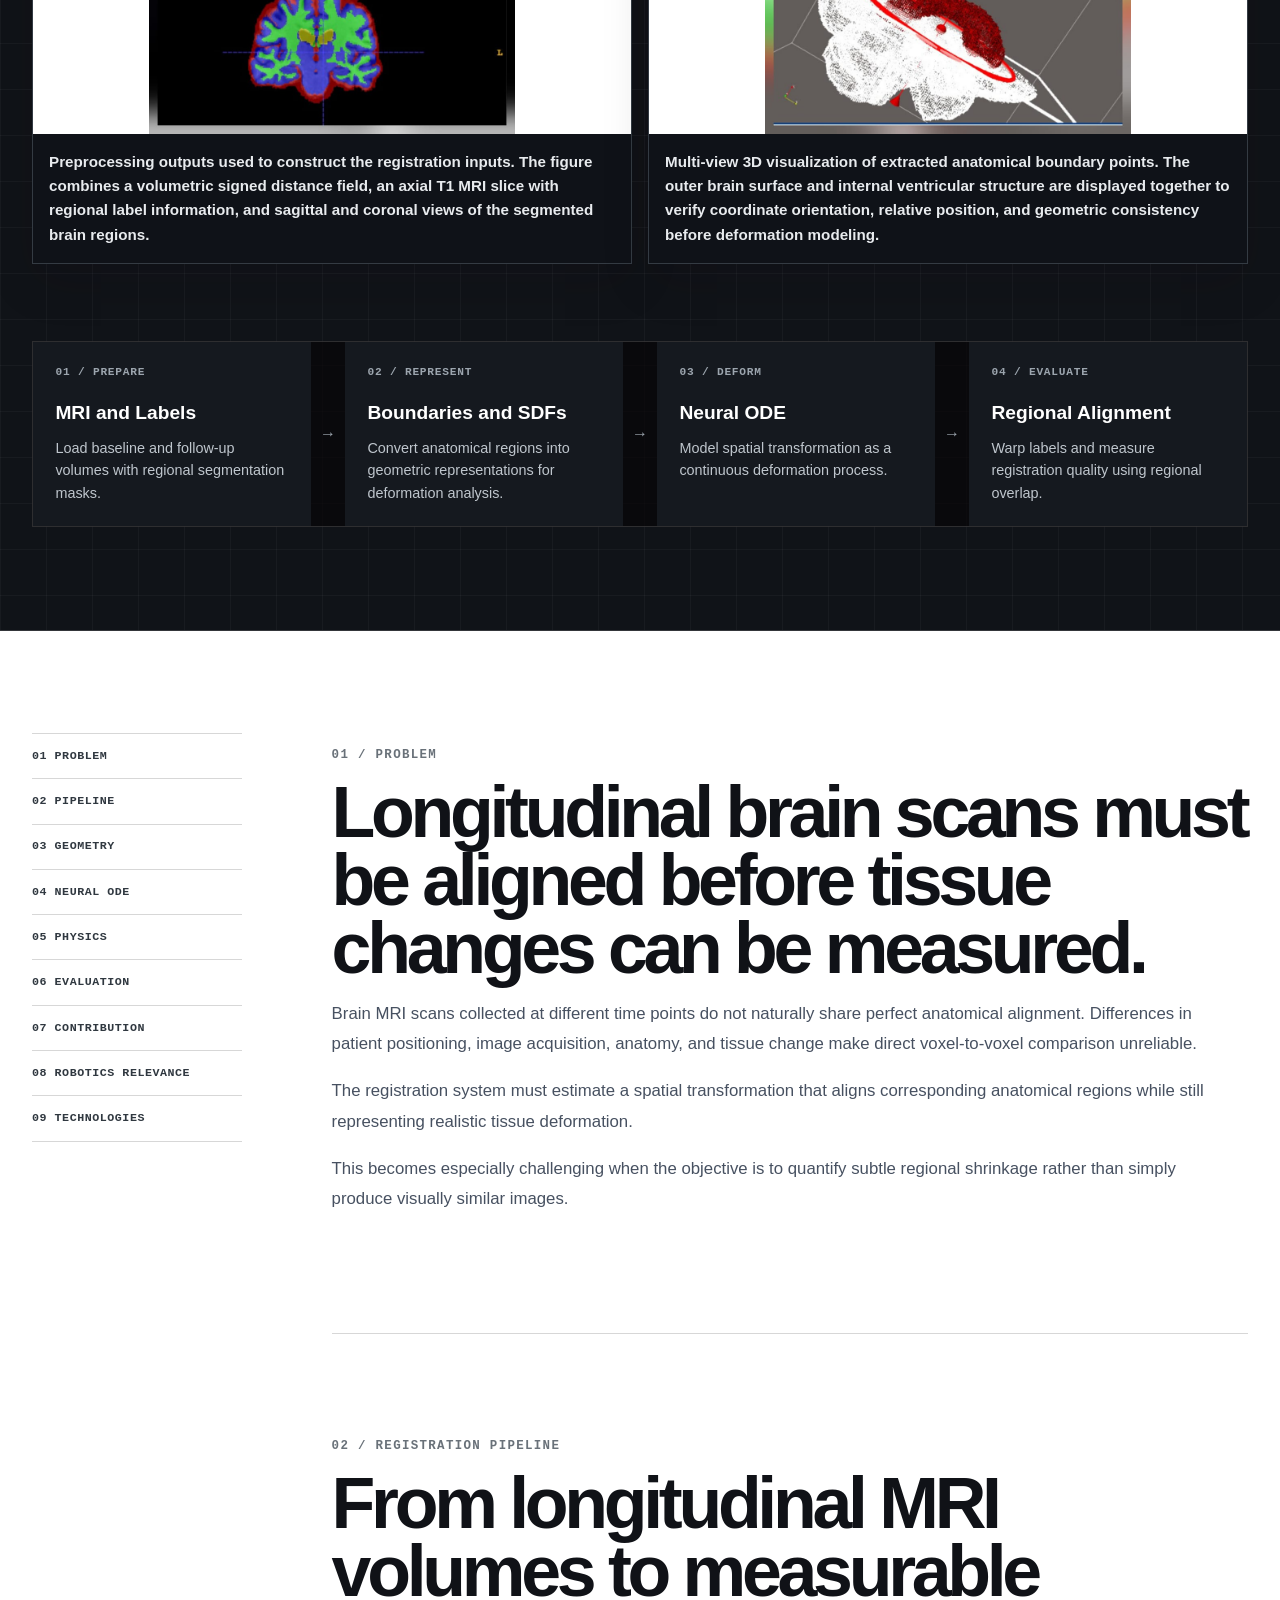
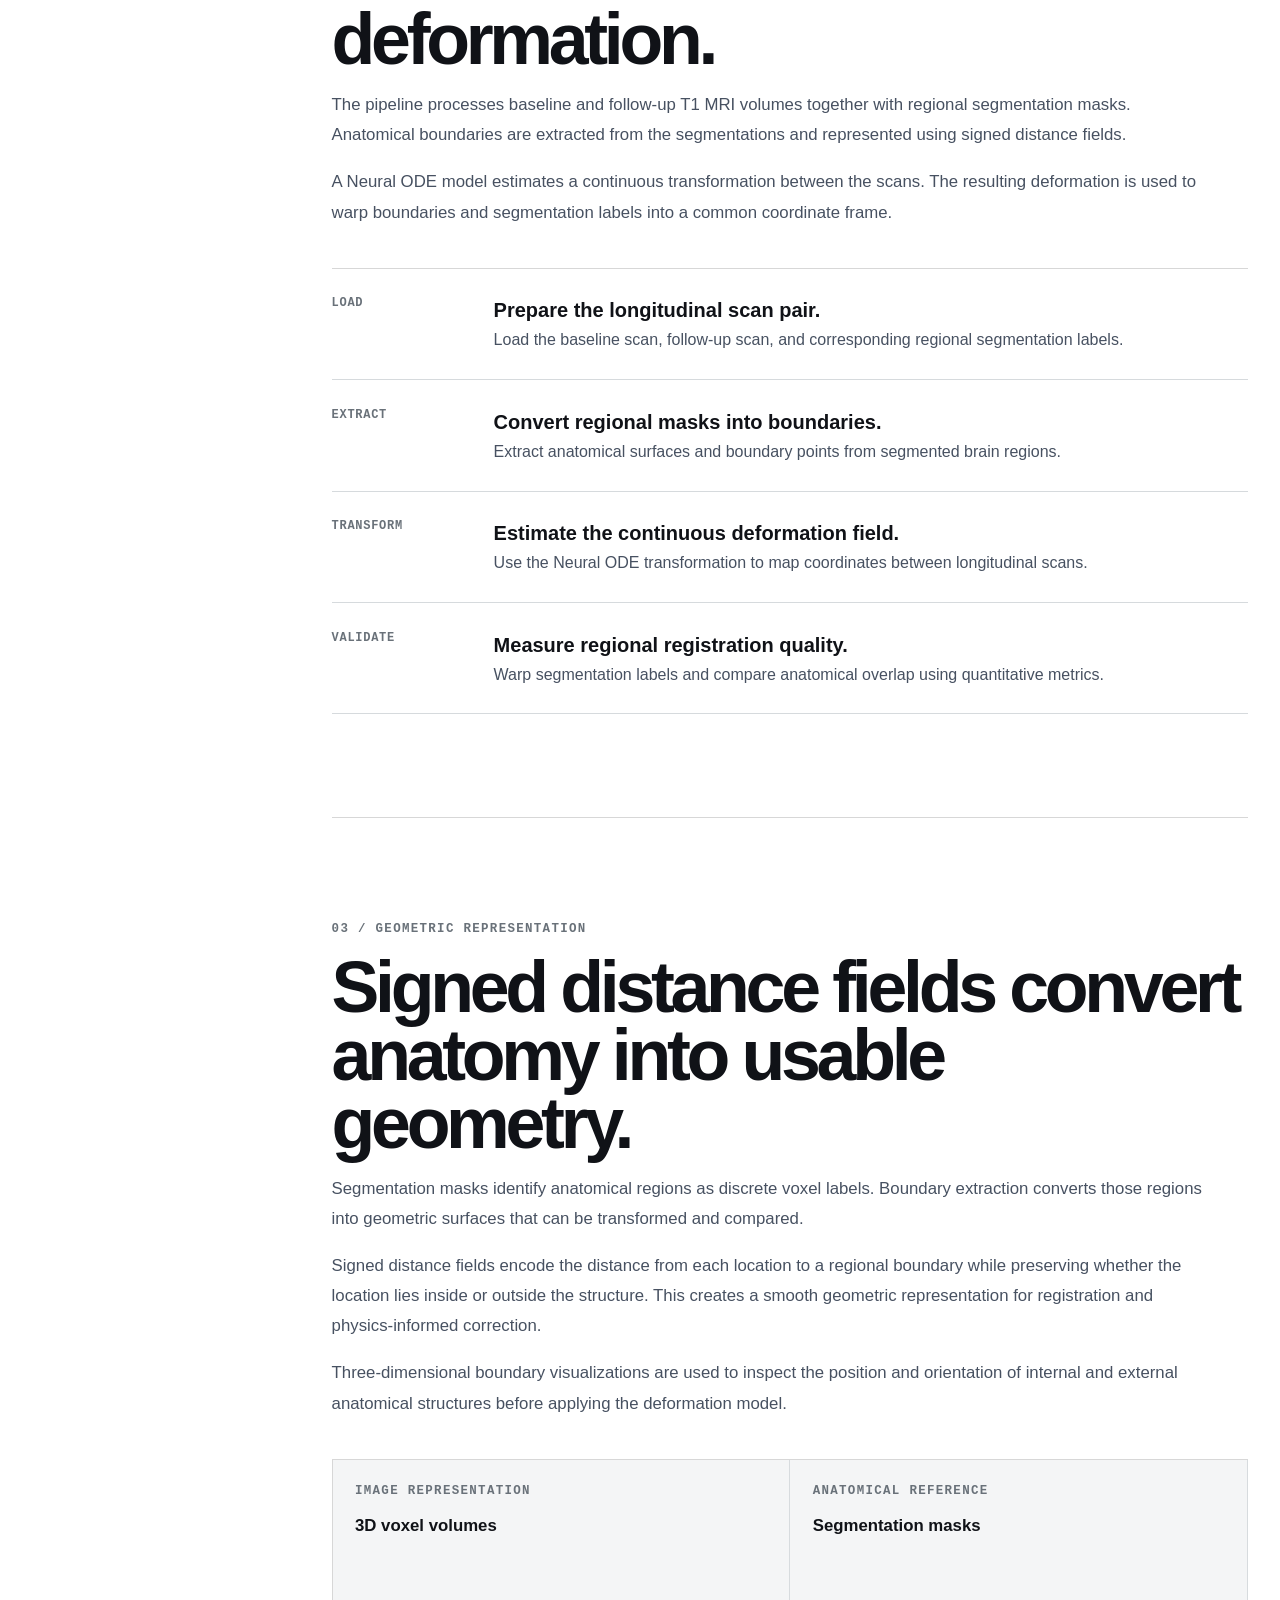
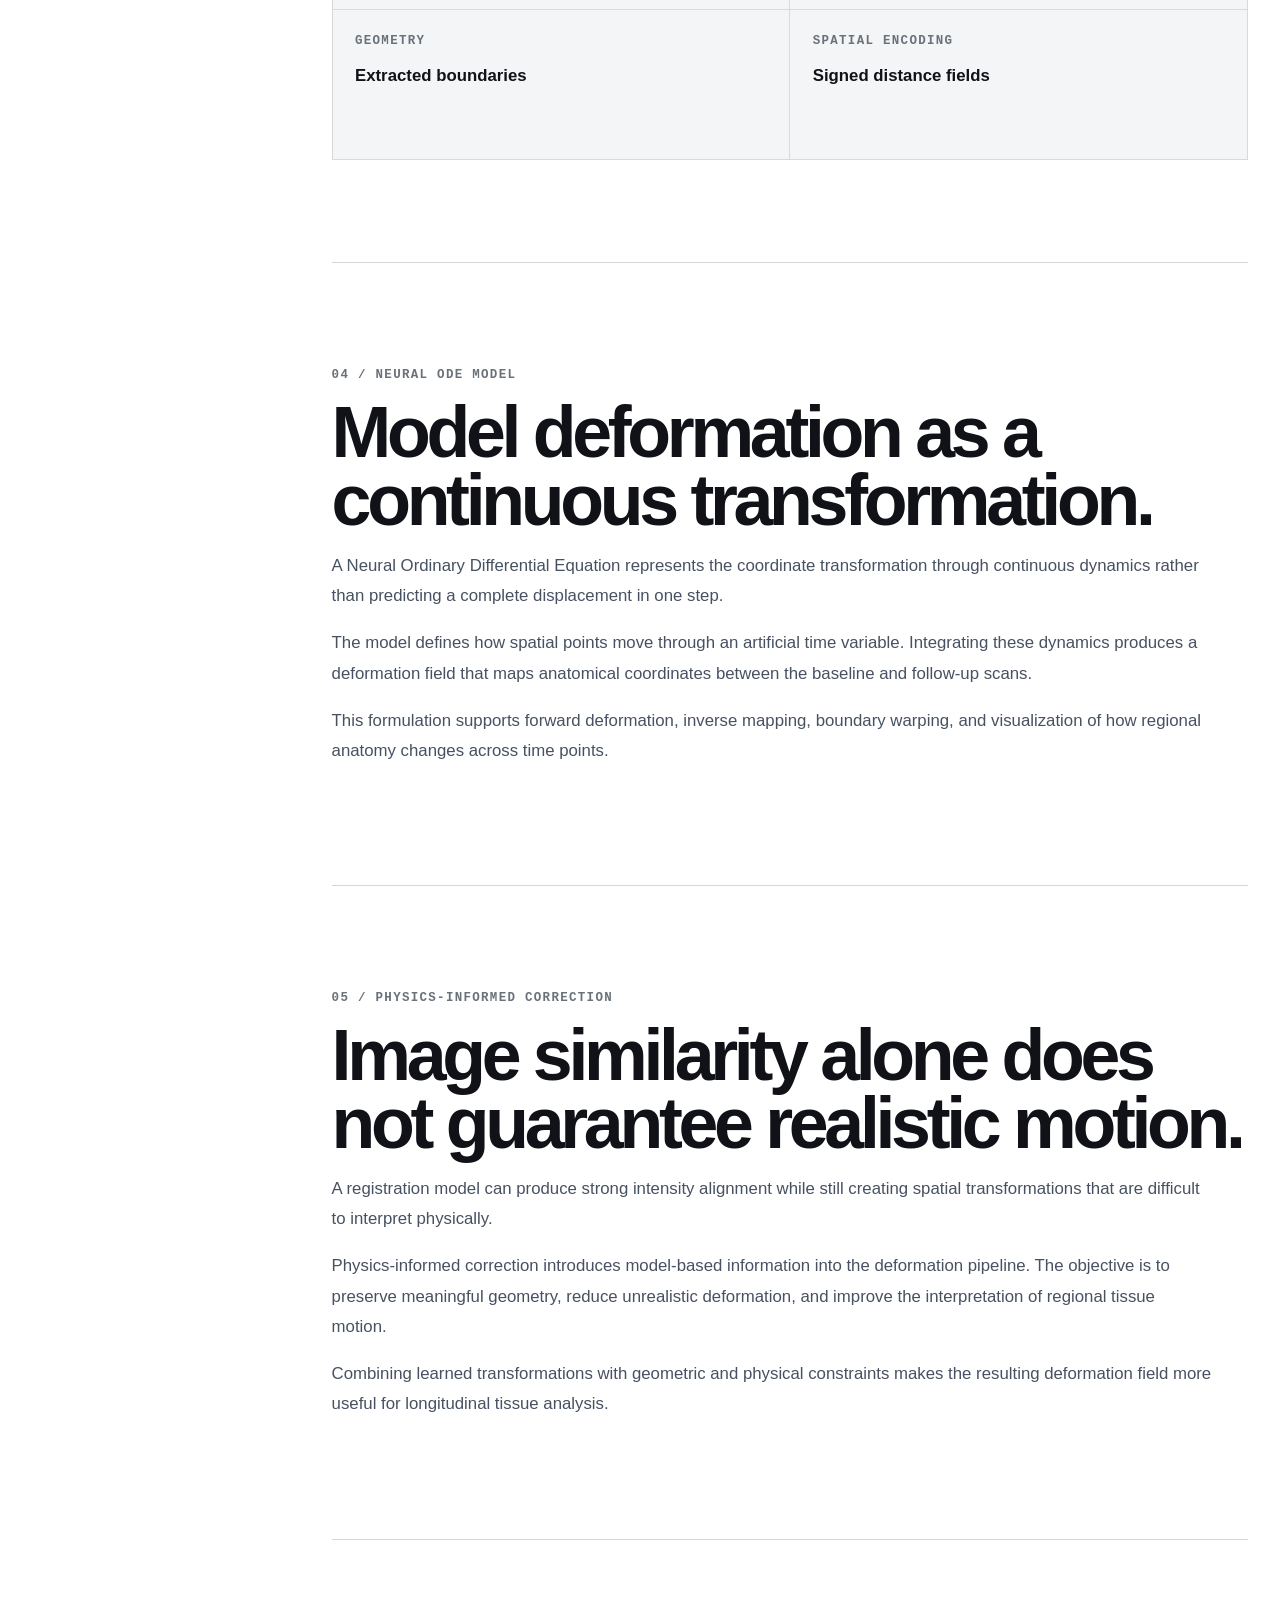
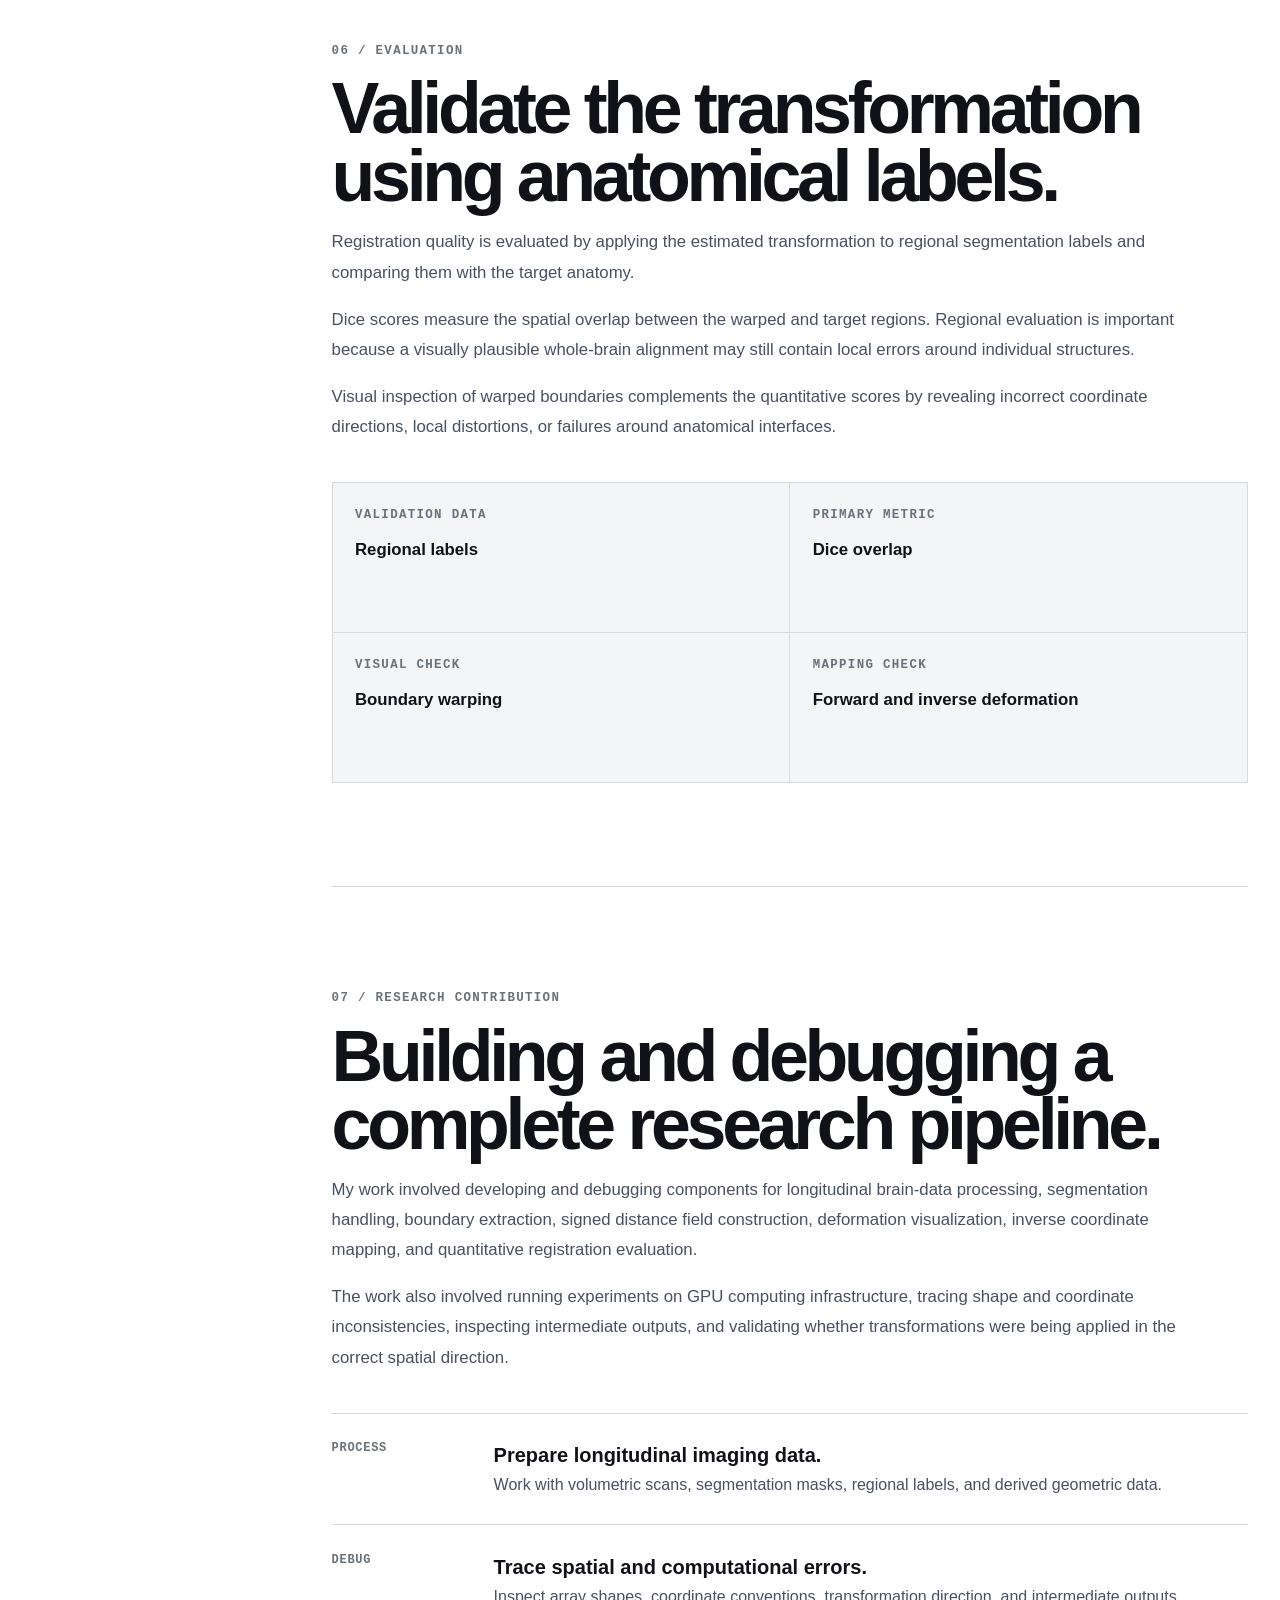
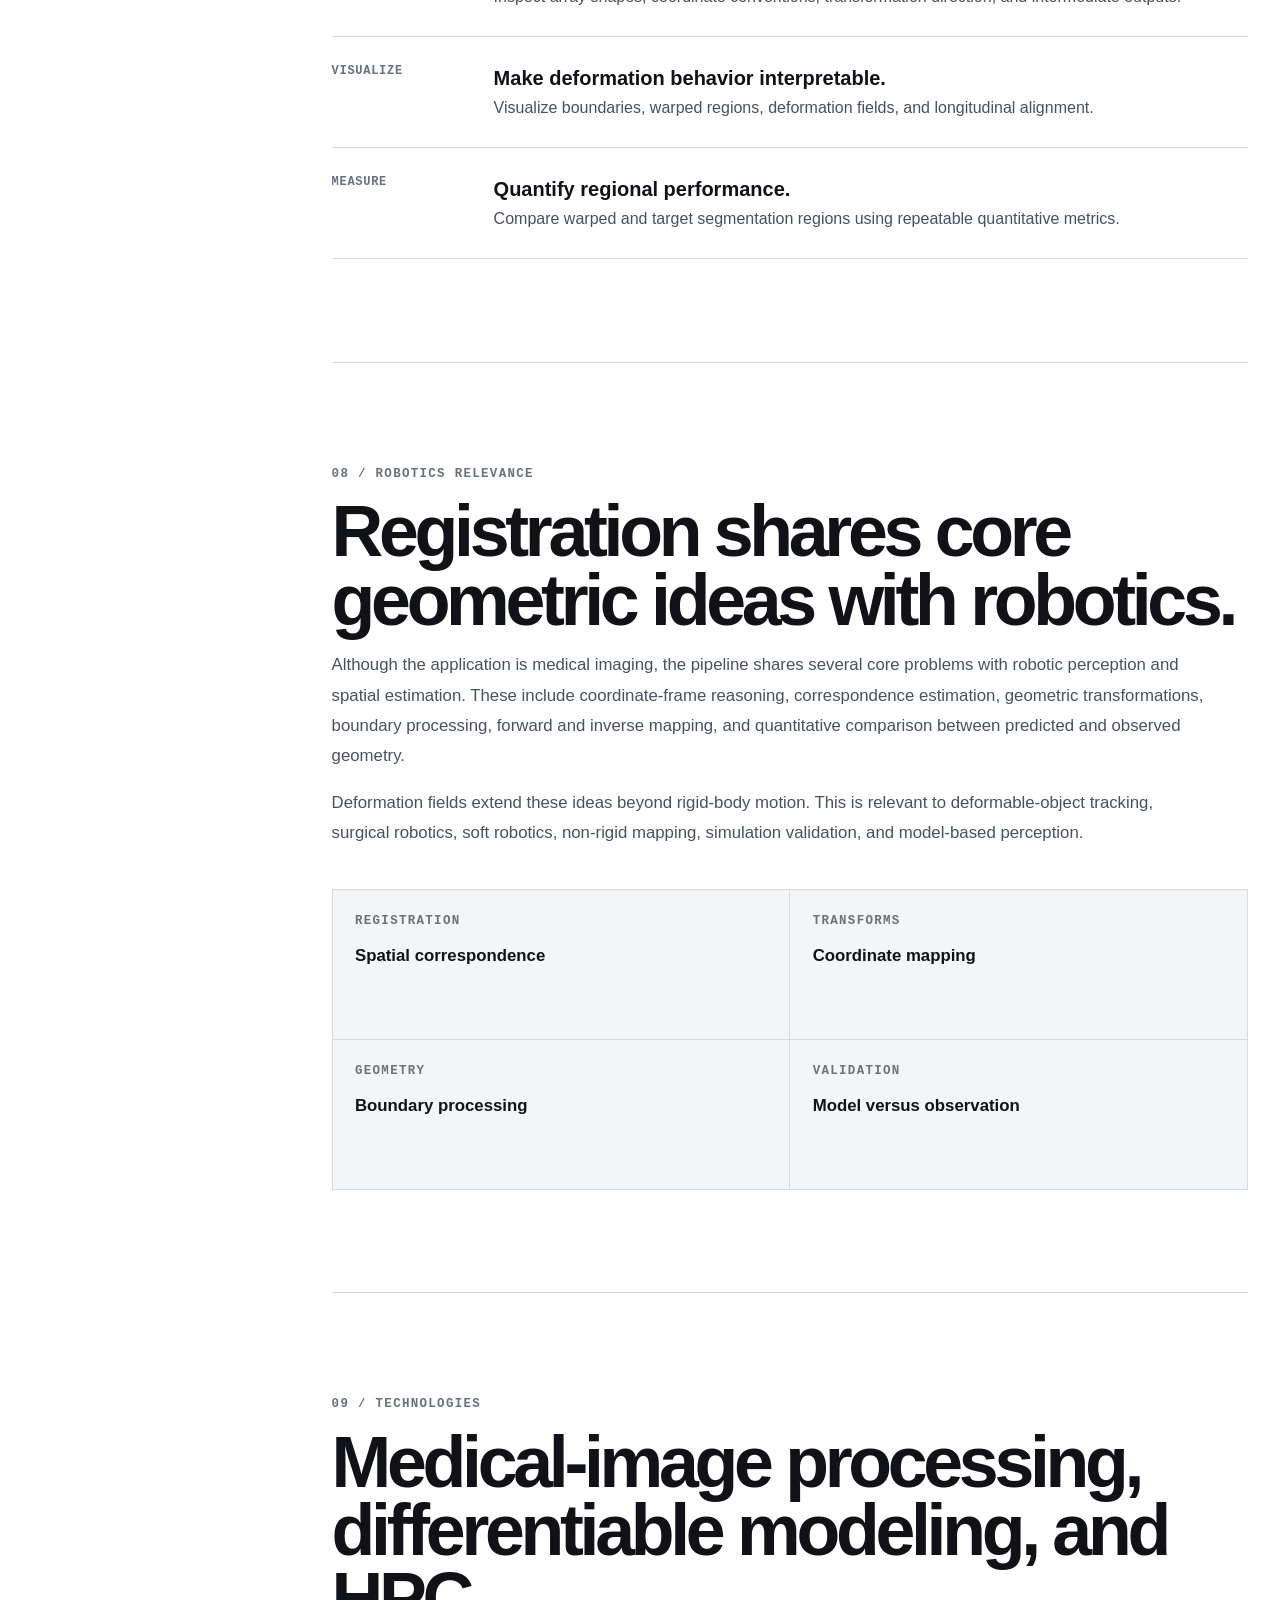
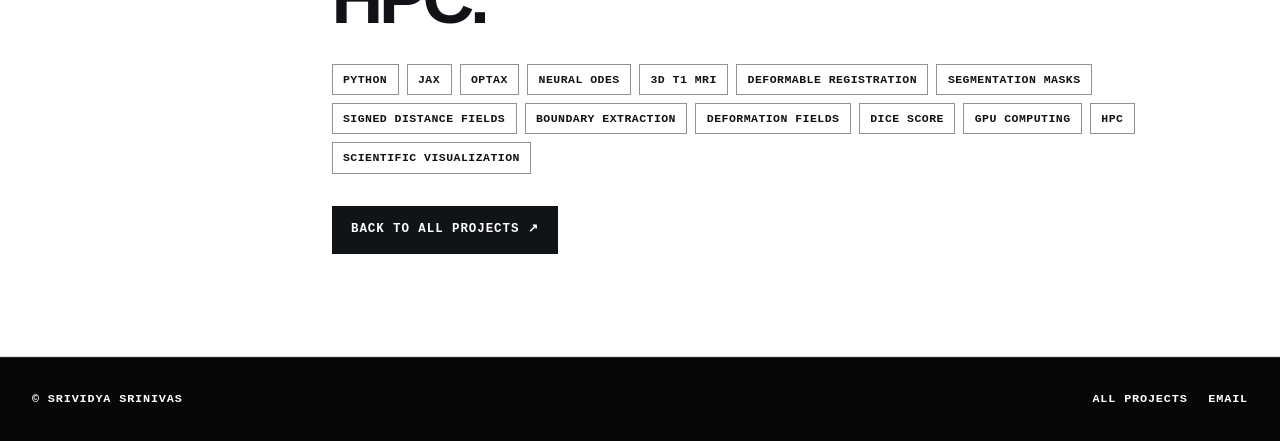
<file: projects/brain-registration.html>
<!doctype html>
<html lang="en">
<head>
  <meta charset="utf-8">

  <meta
    name="viewport"
    content="width=device-width, initial-scale=1"
  >

  <meta
    name="description"
    content="Physics-informed longitudinal brain MRI registration using Neural ODEs, signed distance fields, segmentation labels, and deformation analysis."
  >

  <title>
    Physics-Informed Brain MRI Registration | Srividya Srinivas
  </title>

  <link rel="stylesheet" href="../assets/style.css">

  <style>
    /* =========================================================
       PAGE FOUNDATION
       ========================================================= */

    html,
    body {
      background: #ffffff;
      color: #101217;
    }


    /* =========================================================
       HEADER
       DARK BACKGROUND = WHITE TEXT
       ========================================================= */

    .site-header {
      background: #050608 !important;
      color: #ffffff !important;
    }

    .site-header .brand,
    .site-header .brand:link,
    .site-header .brand:visited,
    .site-header .main-nav > a,
    .site-header .main-nav > a:link,
    .site-header .main-nav > a:visited,
    .site-header .nav-trigger,
    .site-header .menu-toggle {
      color: #ffffff !important;
    }

    .site-header .nav-trigger,
    .site-header .menu-toggle {
      background: transparent !important;
    }

    .site-header .dropdown {
      background: #0d1117 !important;
    }

    .site-header .dropdown a,
    .site-header .dropdown a:link,
    .site-header .dropdown a:visited {
      color: #ffffff !important;
      background: #0d1117 !important;
    }

    .site-header .dropdown a:hover,
    .site-header .dropdown a:focus-visible {
      color: #101217 !important;
      background: #ffffff !important;
    }


    /* =========================================================
       PROJECT HERO
       DARK BACKGROUND = LIGHT TEXT
       ========================================================= */

    .project-hero {
      background: #101318 !important;
      color: #ffffff !important;
    }

    .project-hero .breadcrumb,
    .project-hero .breadcrumb a,
    .project-hero .eyebrow,
    .project-hero h1,
    .project-hero h1 span,
    .project-hero .project-lede {
      color: #ffffff !important;
    }

    .project-hero .breadcrumb {
      opacity: 1 !important;
    }

    .project-hero .breadcrumb a {
      text-decoration-color: rgba(255, 255, 255, 0.45);
    }

    .project-hero .eyebrow {
      color: #9ca5ae !important;
    }

    .project-hero h1 span {
      color: #bfc6cd !important;
    }

    .project-hero .project-lede {
      color: #c3c9cf !important;
    }


    /* =========================================================
       PROJECT META
       HERO IS DARK, SO META MUST ALSO BE LIGHT
       ========================================================= */

    .project-meta {
      color: #ffffff !important;
    }

    .project-meta .meta-cell {
      color: #ffffff !important;
      border-color: #343b43 !important;
    }

    .project-meta .meta-cell span {
      color: #9ca5ae !important;
    }

    .project-meta .meta-cell strong {
      color: #ffffff !important;
    }


    /* =========================================================
       BRAIN MEDIA
       DARK CARD = WHITE/LIGHT CAPTION
       ========================================================= */

    .brain-media {
      display: grid;
      grid-template-columns: repeat(2, minmax(0, 1fr));
      gap: 1rem;
      align-items: stretch;
      margin-top: 3rem;
    }

    .brain-media-card {
      display: flex;
      flex-direction: column;
      margin: 0;
      overflow: hidden;
      color: #ffffff !important;
      border: 1px solid #343b43;
      background: #0f1218 !important;
    }

    .brain-media-card img {
      display: block;
      width: 100%;
      height: 650px;
      object-fit: contain;
      background: #ffffff;
    }

    .brain-media-card figcaption {
      flex: 1;
      padding: 1rem;
      color: #e8ebee !important;
      background: #0f1218 !important;
      font-size: 0.95rem;
      line-height: 1.6;
    }


    /* =========================================================
       PIPELINE VISUAL INSIDE HERO
       DARK BACKGROUND = LIGHT TEXT
       ========================================================= */

    .project-visual {
      color: #ffffff !important;
    }

    .project-visual .architecture {
      color: #ffffff !important;
    }

    .project-visual .node {
      color: #ffffff !important;
      background: #15191f !important;
      border-color: #343b43 !important;
    }

    .project-visual .node small {
      color: #9ca5ae !important;
    }

    .project-visual .node strong {
      color: #ffffff !important;
    }

    .project-visual .node p {
      color: #bfc6cd !important;
    }

    .project-visual .arrow {
      color: #9ca5ae !important;
    }


    /* =========================================================
       MAIN CASE STUDY
       WHITE BACKGROUND = DARK TEXT
       ========================================================= */

    .section.white {
      background: #ffffff !important;
      color: #101217 !important;
    }

    .section.white .case-layout,
    .section.white .case-content,
    .section.white .case-content section {
      background: #ffffff !important;
      color: #101217 !important;
    }

    .section.white h1,
    .section.white h2,
    .section.white h3,
    .section.white h4,
    .section.white strong {
      color: #101217 !important;
    }

    .section.white p {
      color: #475161 !important;
    }

    .section.white .eyebrow {
      color: #697179 !important;
    }


    /* =========================================================
       CASE NAVIGATION
       WHITE BACKGROUND = DARK TEXT
       ========================================================= */

    .case-nav {
      background: #ffffff !important;
      color: #101217 !important;
    }

    .case-nav a,
    .case-nav a:link,
    .case-nav a:visited {
      color: #303840 !important;
      background: #ffffff !important;
    }

    .case-nav a:hover,
    .case-nav a:focus-visible {
      color: #ffffff !important;
      background: #101318 !important;
    }


    /* =========================================================
       TIMELINE
       WHITE BACKGROUND = DARK TEXT
       ========================================================= */

    .timeline {
      color: #101217 !important;
    }

    .timeline-item {
      color: #101217 !important;
      background: #ffffff !important;
      border-color: #d6dadd !important;
    }

    .timeline-item > span {
      color: #697179 !important;
    }

    .timeline-item h3 {
      color: #101217 !important;
    }

    .timeline-item p {
      color: #475161 !important;
    }


    /* =========================================================
       FACT GRID
       LIGHT CARDS = DARK TEXT
       ========================================================= */

    .fact-grid {
      color: #101217 !important;
    }

    .fact {
      color: #101217 !important;
      background: #f4f5f6 !important;
      border-color: #d7dbde !important;
    }

    .fact span {
      color: #697179 !important;
    }

    .fact strong {
      color: #101217 !important;
    }


    /* =========================================================
       TECHNOLOGY TAGS
       WHITE BACKGROUND = DARK TEXT
       ========================================================= */

    .tag-cloud {
      color: #101217 !important;
    }

    .tag-cloud span {
      color: #101217 !important;
      background: #ffffff !important;
      border-color: #8b9299 !important;
    }


    /* =========================================================
       BUTTON IN WHITE SECTION
       DARK BUTTON = WHITE TEXT
       ========================================================= */

    .section.white .button,
    .section.white .button:link,
    .section.white .button:visited {
      color: #ffffff !important;
      background: #101318 !important;
      border-color: #101318 !important;
    }

    .section.white .button:hover,
    .section.white .button:focus-visible {
      color: #101318 !important;
      background: #ffffff !important;
      border-color: #101318 !important;
    }


    /* =========================================================
       FOOTER
       DARK BACKGROUND = WHITE TEXT
       ========================================================= */

    .site-footer {
      background: #050608 !important;
      color: #ffffff !important;
    }

    .site-footer p,
    .site-footer a,
    .site-footer a:link,
    .site-footer a:visited {
      color: #ffffff !important;
    }

    .site-footer a:hover,
    .site-footer a:focus-visible {
      color: #d9e6ff !important;
    }


    /* =========================================================
       RESPONSIVE BRAIN MEDIA
       ========================================================= */

    @media (max-width: 800px) {
      .brain-media {
        grid-template-columns: 1fr;
      }

      .brain-media-card img {
        height: auto;
        max-height: 900px;
      }
    }
  </style>
</head>

<body>
  <a class="skip-link" href="#main">
    Skip to content
  </a>

  <header class="site-header">
    <div class="nav-shell">
      <a class="brand" href="../index.html">
        <span class="brand-mark">SS</span>
        SRIVIDYA SRINIVAS
      </a>

      <button
        class="menu-toggle"
        type="button"
        aria-expanded="false"
        aria-controls="main-nav"
      >
        MENU
      </button>

      <nav
        class="main-nav"
        id="main-nav"
        aria-label="Primary navigation"
      >
        <a href="../index.html">
          Home
        </a>

        <a href="../about.html">
          Experience
        </a>

        <div class="nav-group">
          <button
            class="nav-trigger"
            type="button"
            aria-expanded="false"
          >
            Projects
          </button>

          <div class="dropdown">
            <a href="../projects.html">
            All projects
            </a>

            <a href="pressure-washing-drone.html">
            Pressure-washing drone
            </a>

            <a href="ros2-patrol.html" aria-current="page">
            ROS 2 patrol robot
            </a>

            <a href="mars-rover.html">
            Odyssey Mars Rover
            </a>

            <a href="quadruped.html">
            Quadruped robot
            </a>

            <a href="brain-registration.html">
            Brain MRI registration
            </a>
          </div>
        </div>

        <a href="../research.html">
          Research
        </a>

        <a href="../resume.html">
          Resume
        </a>

        <a href="../contact.html">
          Contact
        </a>
      </nav>
    </div>
  </header>

  <main id="main">
    <section class="project-hero">
      <div class="shell">
        <div class="breadcrumb">
          <a href="../projects.html">
            Projects
          </a>
          /
          Computational research
        </div>

        <p class="eyebrow">
          Medical imaging · Computational mechanics · Machine learning
        </p>

        <h1>
          Physics-Informed Brain MRI Registration

          <span>
            Longitudinal deformation modeling using Neural ODEs.
          </span>
        </h1>

        <p class="project-lede">
          A computational research project for aligning longitudinal
          3D brain MRI scans and estimating how regional brain tissue
          deforms over time. The pipeline combines medical-image
          segmentation, signed distance fields, continuous Neural ODE
          transformations, physics-informed correction, and
          region-based evaluation.
        </p>

        <div class="project-meta">
          <div class="meta-cell">
            <span>
              Research Context
            </span>

            <strong>
              Tepolé Lab · Columbia University
            </strong>
          </div>

          <div class="meta-cell">
            <span>
              Input
            </span>

            <strong>
              Longitudinal 3D T1 MRI
            </strong>
          </div>

          <div class="meta-cell">
            <span>
              Model
            </span>

            <strong>
              Physics-informed Neural ODE
            </strong>
          </div>

          <div class="meta-cell">
            <span>
              Evaluation
            </span>

            <strong>
              Regional labels and Dice scores
            </strong>
          </div>
        </div>

        <div class="brain-media">
          <figure class="brain-media-card">
            <img
              src="../assets/images/brain-registration/brain1%20(1).jpeg"
              alt="Signed distance field, T1 MRI slice, and multi-view brain segmentation visualization"
            >

            <figcaption>
              Preprocessing outputs used to construct the registration
              inputs. The figure combines a volumetric signed distance
              field, an axial T1 MRI slice with regional label
              information, and sagittal and coronal views of the
              segmented brain regions.
            </figcaption>
          </figure>

          <figure class="brain-media-card">
            <img
              src="../assets/images/brain-registration/brain%20(1).jpeg"
              alt="Three-dimensional boundary visualization of the brain surface and ventricular structure"
              loading="lazy"
            >

            <figcaption>
              Multi-view 3D visualization of extracted anatomical
              boundary points. The outer brain surface and internal
              ventricular structure are displayed together to verify
              coordinate orientation, relative position, and geometric
              consistency before deformation modeling.
            </figcaption>
          </figure>
        </div>

        <div class="project-visual">
          <div class="architecture">
            <div class="node">
              <small>
                01 / PREPARE
              </small>

              <div>
                <strong>
                  MRI and Labels
                </strong>

                <p>
                  Load baseline and follow-up volumes with regional
                  segmentation masks.
                </p>
              </div>
            </div>

            <div class="arrow">
              →
            </div>

            <div class="node">
              <small>
                02 / REPRESENT
              </small>

              <div>
                <strong>
                  Boundaries and SDFs
                </strong>

                <p>
                  Convert anatomical regions into geometric
                  representations for deformation analysis.
                </p>
              </div>
            </div>

            <div class="arrow">
              →
            </div>

            <div class="node">
              <small>
                03 / DEFORM
              </small>

              <div>
                <strong>
                  Neural ODE
                </strong>

                <p>
                  Model spatial transformation as a continuous
                  deformation process.
                </p>
              </div>
            </div>

            <div class="arrow">
              →
            </div>

            <div class="node">
              <small>
                04 / EVALUATE
              </small>

              <div>
                <strong>
                  Regional Alignment
                </strong>

                <p>
                  Warp labels and measure registration quality using
                  regional overlap.
                </p>
              </div>
            </div>
          </div>
        </div>
      </div>
    </section>

    <section class="section white">
      <div class="shell case-layout">
        <nav
          class="case-nav"
          aria-label="Case study sections"
        >
          <a href="#problem">
            01 Problem
          </a>

          <a href="#pipeline">
            02 Pipeline
          </a>

          <a href="#geometry">
            03 Geometry
          </a>

          <a href="#neural-ode">
            04 Neural ODE
          </a>

          <a href="#physics">
            05 Physics
          </a>

          <a href="#evaluation">
            06 Evaluation
          </a>

          <a href="#contribution">
            07 Contribution
          </a>

          <a href="#robotics">
            08 Robotics relevance
          </a>

          <a href="#technologies">
            09 Technologies
          </a>
        </nav>

        <div class="case-content">
          <section id="problem">
            <p class="eyebrow">
              01 / Problem
            </p>

            <h2>
              Longitudinal brain scans must be aligned before tissue
              changes can be measured.
            </h2>

            <p>
              Brain MRI scans collected at different time points do not
              naturally share perfect anatomical alignment. Differences
              in patient positioning, image acquisition, anatomy, and
              tissue change make direct voxel-to-voxel comparison
              unreliable.
            </p>

            <p>
              The registration system must estimate a spatial
              transformation that aligns corresponding anatomical
              regions while still representing realistic tissue
              deformation.
            </p>

            <p>
              This becomes especially challenging when the objective is
              to quantify subtle regional shrinkage rather than simply
              produce visually similar images.
            </p>
          </section>

          <section id="pipeline">
            <p class="eyebrow">
              02 / Registration Pipeline
            </p>

            <h2>
              From longitudinal MRI volumes to measurable deformation.
            </h2>

            <p>
              The pipeline processes baseline and follow-up T1 MRI
              volumes together with regional segmentation masks.
              Anatomical boundaries are extracted from the segmentations
              and represented using signed distance fields.
            </p>

            <p>
              A Neural ODE model estimates a continuous transformation
              between the scans. The resulting deformation is used to
              warp boundaries and segmentation labels into a common
              coordinate frame.
            </p>

            <div class="timeline">
              <div class="timeline-item">
                <span>
                  Load
                </span>

                <div>
                  <h3>
                    Prepare the longitudinal scan pair.
                  </h3>

                  <p>
                    Load the baseline scan, follow-up scan, and
                    corresponding regional segmentation labels.
                  </p>
                </div>
              </div>

              <div class="timeline-item">
                <span>
                  Extract
                </span>

                <div>
                  <h3>
                    Convert regional masks into boundaries.
                  </h3>

                  <p>
                    Extract anatomical surfaces and boundary points from
                    segmented brain regions.
                  </p>
                </div>
              </div>

              <div class="timeline-item">
                <span>
                  Transform
                </span>

                <div>
                  <h3>
                    Estimate the continuous deformation field.
                  </h3>

                  <p>
                    Use the Neural ODE transformation to map coordinates
                    between longitudinal scans.
                  </p>
                </div>
              </div>

              <div class="timeline-item">
                <span>
                  Validate
                </span>

                <div>
                  <h3>
                    Measure regional registration quality.
                  </h3>

                  <p>
                    Warp segmentation labels and compare anatomical
                    overlap using quantitative metrics.
                  </p>
                </div>
              </div>
            </div>
          </section>

          <section id="geometry">
            <p class="eyebrow">
              03 / Geometric Representation
            </p>

            <h2>
              Signed distance fields convert anatomy into usable geometry.
            </h2>

            <p>
              Segmentation masks identify anatomical regions as discrete
              voxel labels. Boundary extraction converts those regions
              into geometric surfaces that can be transformed and
              compared.
            </p>

            <p>
              Signed distance fields encode the distance from each
              location to a regional boundary while preserving whether
              the location lies inside or outside the structure.
              This creates a smooth geometric representation for
              registration and physics-informed correction.
            </p>

            <p>
              Three-dimensional boundary visualizations are used to
              inspect the position and orientation of internal and
              external anatomical structures before applying the
              deformation model.
            </p>

            <div class="fact-grid">
              <div class="fact">
                <span>
                  Image Representation
                </span>

                <strong>
                  3D voxel volumes
                </strong>
              </div>

              <div class="fact">
                <span>
                  Anatomical Reference
                </span>

                <strong>
                  Segmentation masks
                </strong>
              </div>

              <div class="fact">
                <span>
                  Geometry
                </span>

                <strong>
                  Extracted boundaries
                </strong>
              </div>

              <div class="fact">
                <span>
                  Spatial Encoding
                </span>

                <strong>
                  Signed distance fields
                </strong>
              </div>
            </div>
          </section>

          <section id="neural-ode">
            <p class="eyebrow">
              04 / Neural ODE Model
            </p>

            <h2>
              Model deformation as a continuous transformation.
            </h2>

            <p>
              A Neural Ordinary Differential Equation represents the
              coordinate transformation through continuous dynamics
              rather than predicting a complete displacement in one
              step.
            </p>

            <p>
              The model defines how spatial points move through an
              artificial time variable. Integrating these dynamics
              produces a deformation field that maps anatomical
              coordinates between the baseline and follow-up scans.
            </p>

            <p>
              This formulation supports forward deformation, inverse
              mapping, boundary warping, and visualization of how
              regional anatomy changes across time points.
            </p>
          </section>

          <section id="physics">
            <p class="eyebrow">
              05 / Physics-Informed Correction
            </p>

            <h2>
              Image similarity alone does not guarantee realistic motion.
            </h2>

            <p>
              A registration model can produce strong intensity
              alignment while still creating spatial transformations
              that are difficult to interpret physically.
            </p>

            <p>
              Physics-informed correction introduces model-based
              information into the deformation pipeline. The objective
              is to preserve meaningful geometry, reduce unrealistic
              deformation, and improve the interpretation of regional
              tissue motion.
            </p>

            <p>
              Combining learned transformations with geometric and
              physical constraints makes the resulting deformation field
              more useful for longitudinal tissue analysis.
            </p>
          </section>

          <section id="evaluation">
            <p class="eyebrow">
              06 / Evaluation
            </p>

            <h2>
              Validate the transformation using anatomical labels.
            </h2>

            <p>
              Registration quality is evaluated by applying the estimated
              transformation to regional segmentation labels and
              comparing them with the target anatomy.
            </p>

            <p>
              Dice scores measure the spatial overlap between the warped
              and target regions. Regional evaluation is important
              because a visually plausible whole-brain alignment may
              still contain local errors around individual structures.
            </p>

            <p>
              Visual inspection of warped boundaries complements the
              quantitative scores by revealing incorrect coordinate
              directions, local distortions, or failures around
              anatomical interfaces.
            </p>

            <div class="fact-grid">
              <div class="fact">
                <span>
                  Validation Data
                </span>

                <strong>
                  Regional labels
                </strong>
              </div>

              <div class="fact">
                <span>
                  Primary Metric
                </span>

                <strong>
                  Dice overlap
                </strong>
              </div>

              <div class="fact">
                <span>
                  Visual Check
                </span>

                <strong>
                  Boundary warping
                </strong>
              </div>

              <div class="fact">
                <span>
                  Mapping Check
                </span>

                <strong>
                  Forward and inverse deformation
                </strong>
              </div>
            </div>
          </section>

          <section id="contribution">
            <p class="eyebrow">
              07 / Research Contribution
            </p>

            <h2>
              Building and debugging a complete research pipeline.
            </h2>

            <p>
              My work involved developing and debugging components for
              longitudinal brain-data processing, segmentation handling,
              boundary extraction, signed distance field construction,
              deformation visualization, inverse coordinate mapping,
              and quantitative registration evaluation.
            </p>

            <p>
              The work also involved running experiments on GPU
              computing infrastructure, tracing shape and coordinate
              inconsistencies, inspecting intermediate outputs, and
              validating whether transformations were being applied in
              the correct spatial direction.
            </p>

            <div class="timeline">
              <div class="timeline-item">
                <span>
                  Process
                </span>

                <div>
                  <h3>
                    Prepare longitudinal imaging data.
                  </h3>

                  <p>
                    Work with volumetric scans, segmentation masks,
                    regional labels, and derived geometric data.
                  </p>
                </div>
              </div>

              <div class="timeline-item">
                <span>
                  Debug
                </span>

                <div>
                  <h3>
                    Trace spatial and computational errors.
                  </h3>

                  <p>
                    Inspect array shapes, coordinate conventions,
                    transformation direction, and intermediate outputs.
                  </p>
                </div>
              </div>

              <div class="timeline-item">
                <span>
                  Visualize
                </span>

                <div>
                  <h3>
                    Make deformation behavior interpretable.
                  </h3>

                  <p>
                    Visualize boundaries, warped regions, deformation
                    fields, and longitudinal alignment.
                  </p>
                </div>
              </div>

              <div class="timeline-item">
                <span>
                  Measure
                </span>

                <div>
                  <h3>
                    Quantify regional performance.
                  </h3>

                  <p>
                    Compare warped and target segmentation regions using
                    repeatable quantitative metrics.
                  </p>
                </div>
              </div>
            </div>
          </section>

          <section id="robotics">
            <p class="eyebrow">
              08 / Robotics Relevance
            </p>

            <h2>
              Registration shares core geometric ideas with robotics.
            </h2>

            <p>
              Although the application is medical imaging, the pipeline
              shares several core problems with robotic perception and
              spatial estimation. These include coordinate-frame
              reasoning, correspondence estimation, geometric
              transformations, boundary processing, forward and inverse
              mapping, and quantitative comparison between predicted and
              observed geometry.
            </p>

            <p>
              Deformation fields extend these ideas beyond rigid-body
              motion. This is relevant to deformable-object tracking,
              surgical robotics, soft robotics, non-rigid mapping,
              simulation validation, and model-based perception.
            </p>

            <div class="fact-grid">
              <div class="fact">
                <span>
                  Registration
                </span>

                <strong>
                  Spatial correspondence
                </strong>
              </div>

              <div class="fact">
                <span>
                  Transforms
                </span>

                <strong>
                  Coordinate mapping
                </strong>
              </div>

              <div class="fact">
                <span>
                  Geometry
                </span>

                <strong>
                  Boundary processing
                </strong>
              </div>

              <div class="fact">
                <span>
                  Validation
                </span>

                <strong>
                  Model versus observation
                </strong>
              </div>
            </div>
          </section>

          <section id="technologies">
            <p class="eyebrow">
              09 / Technologies
            </p>

            <h2>
              Medical-image processing, differentiable modeling, and HPC.
            </h2>

            <div class="tag-cloud">
              <span>Python</span>
              <span>JAX</span>
              <span>Optax</span>
              <span>Neural ODEs</span>
              <span>3D T1 MRI</span>
              <span>Deformable Registration</span>
              <span>Segmentation Masks</span>
              <span>Signed Distance Fields</span>
              <span>Boundary Extraction</span>
              <span>Deformation Fields</span>
              <span>Dice Score</span>
              <span>GPU Computing</span>
              <span>HPC</span>
              <span>Scientific Visualization</span>
            </div>

            <a
              class="button"
              href="../projects.html"
            >
              Back to all projects ↗
            </a>
          </section>
        </div>
      </div>
    </section>
  </main>

  <footer class="site-footer">
    <div class="shell footer-grid">
      <p>
        © <span data-year></span> SRIVIDYA SRINIVAS
      </p>

      <div class="footer-links">
        <a href="../projects.html">
          All projects
        </a>

        <a href="mailto:ss7703@columbia.edu">
          Email
        </a>
      </div>
    </div>
  </footer>

  <script src="../assets/main.js"></script>
</body>
</html>
</file>
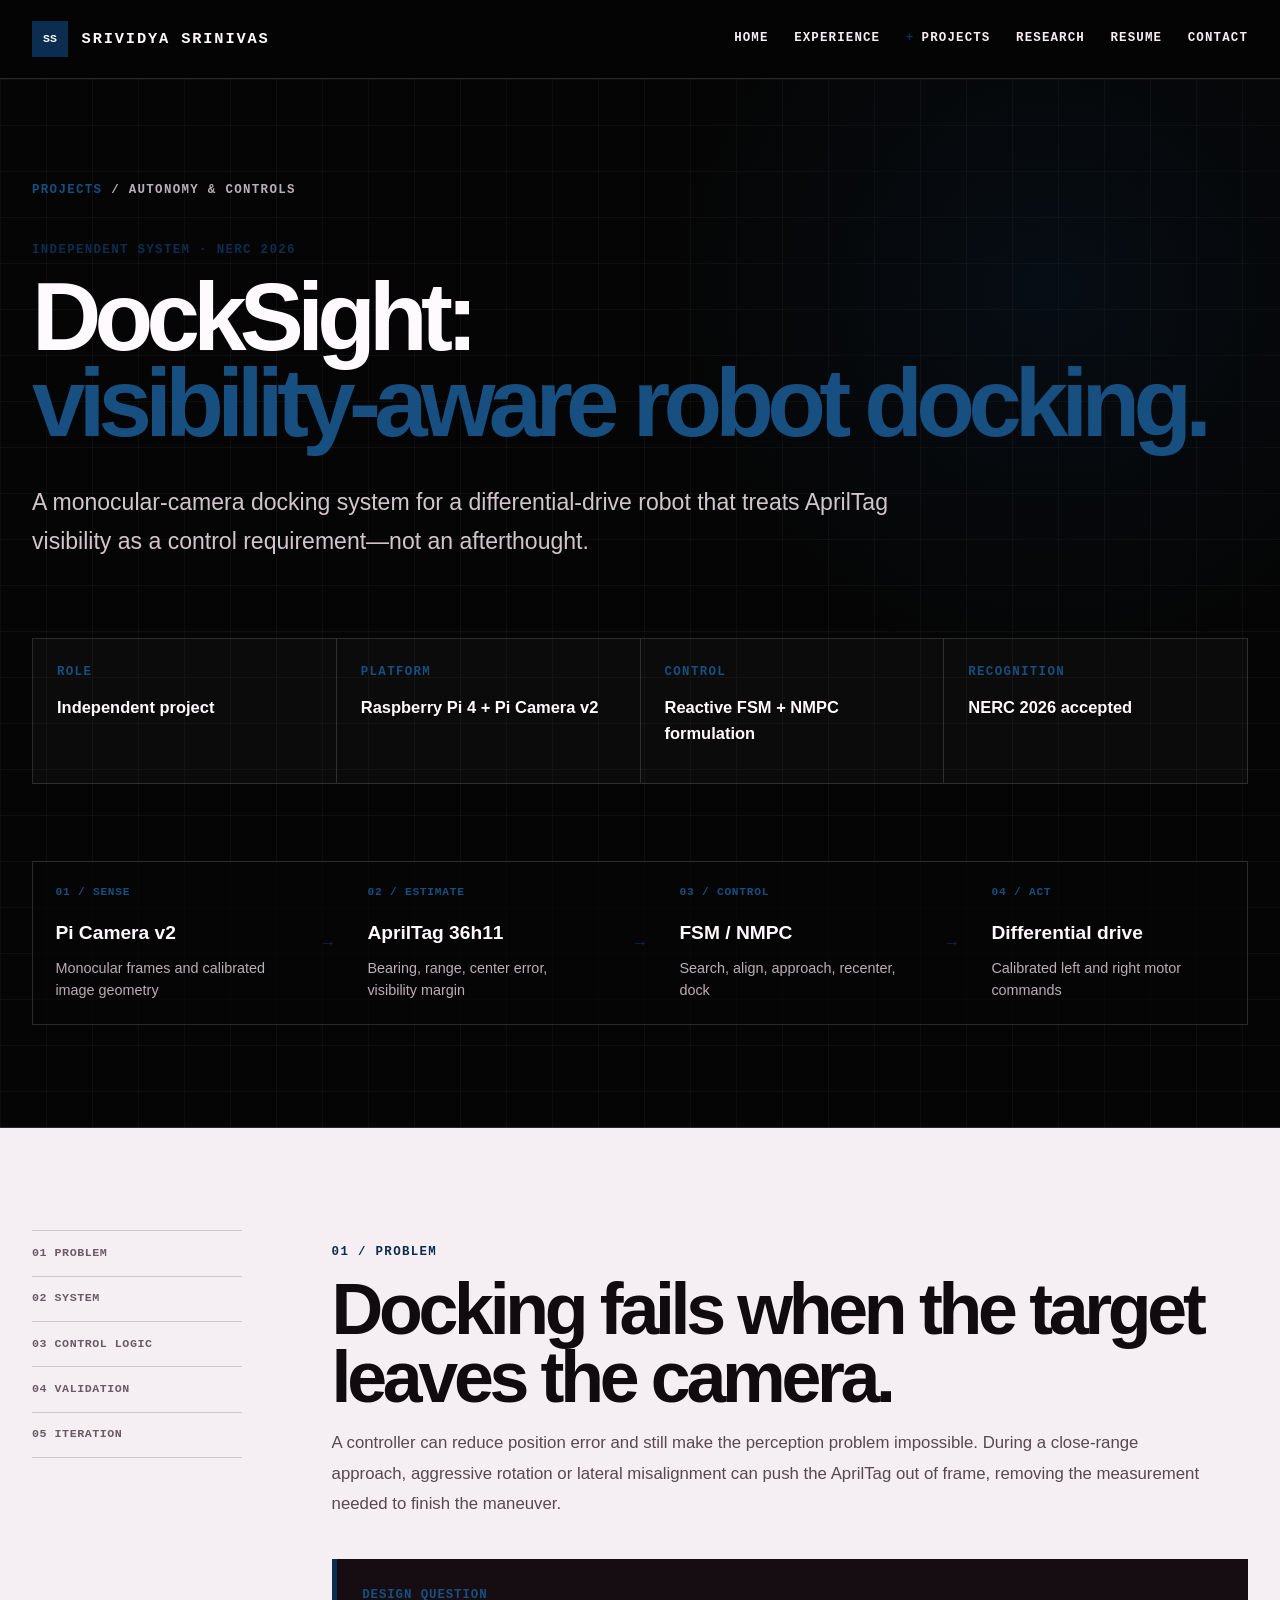
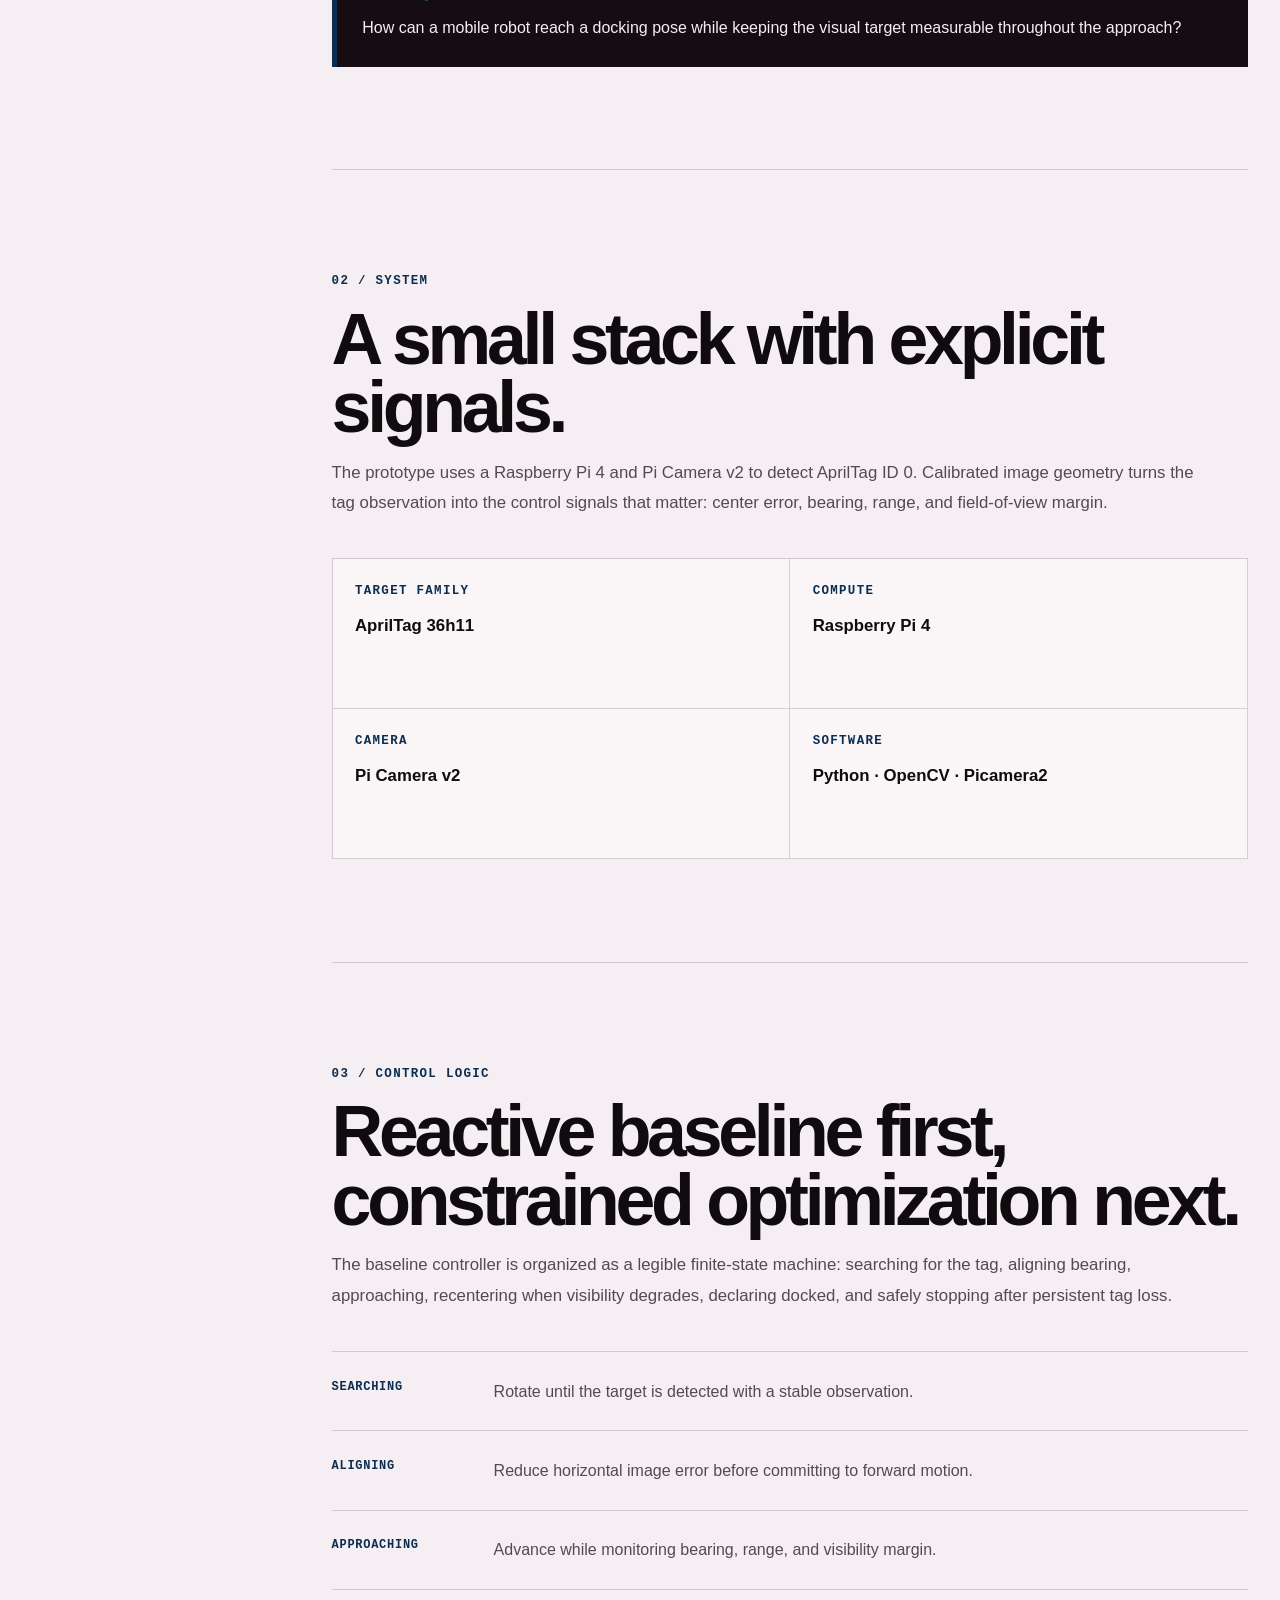
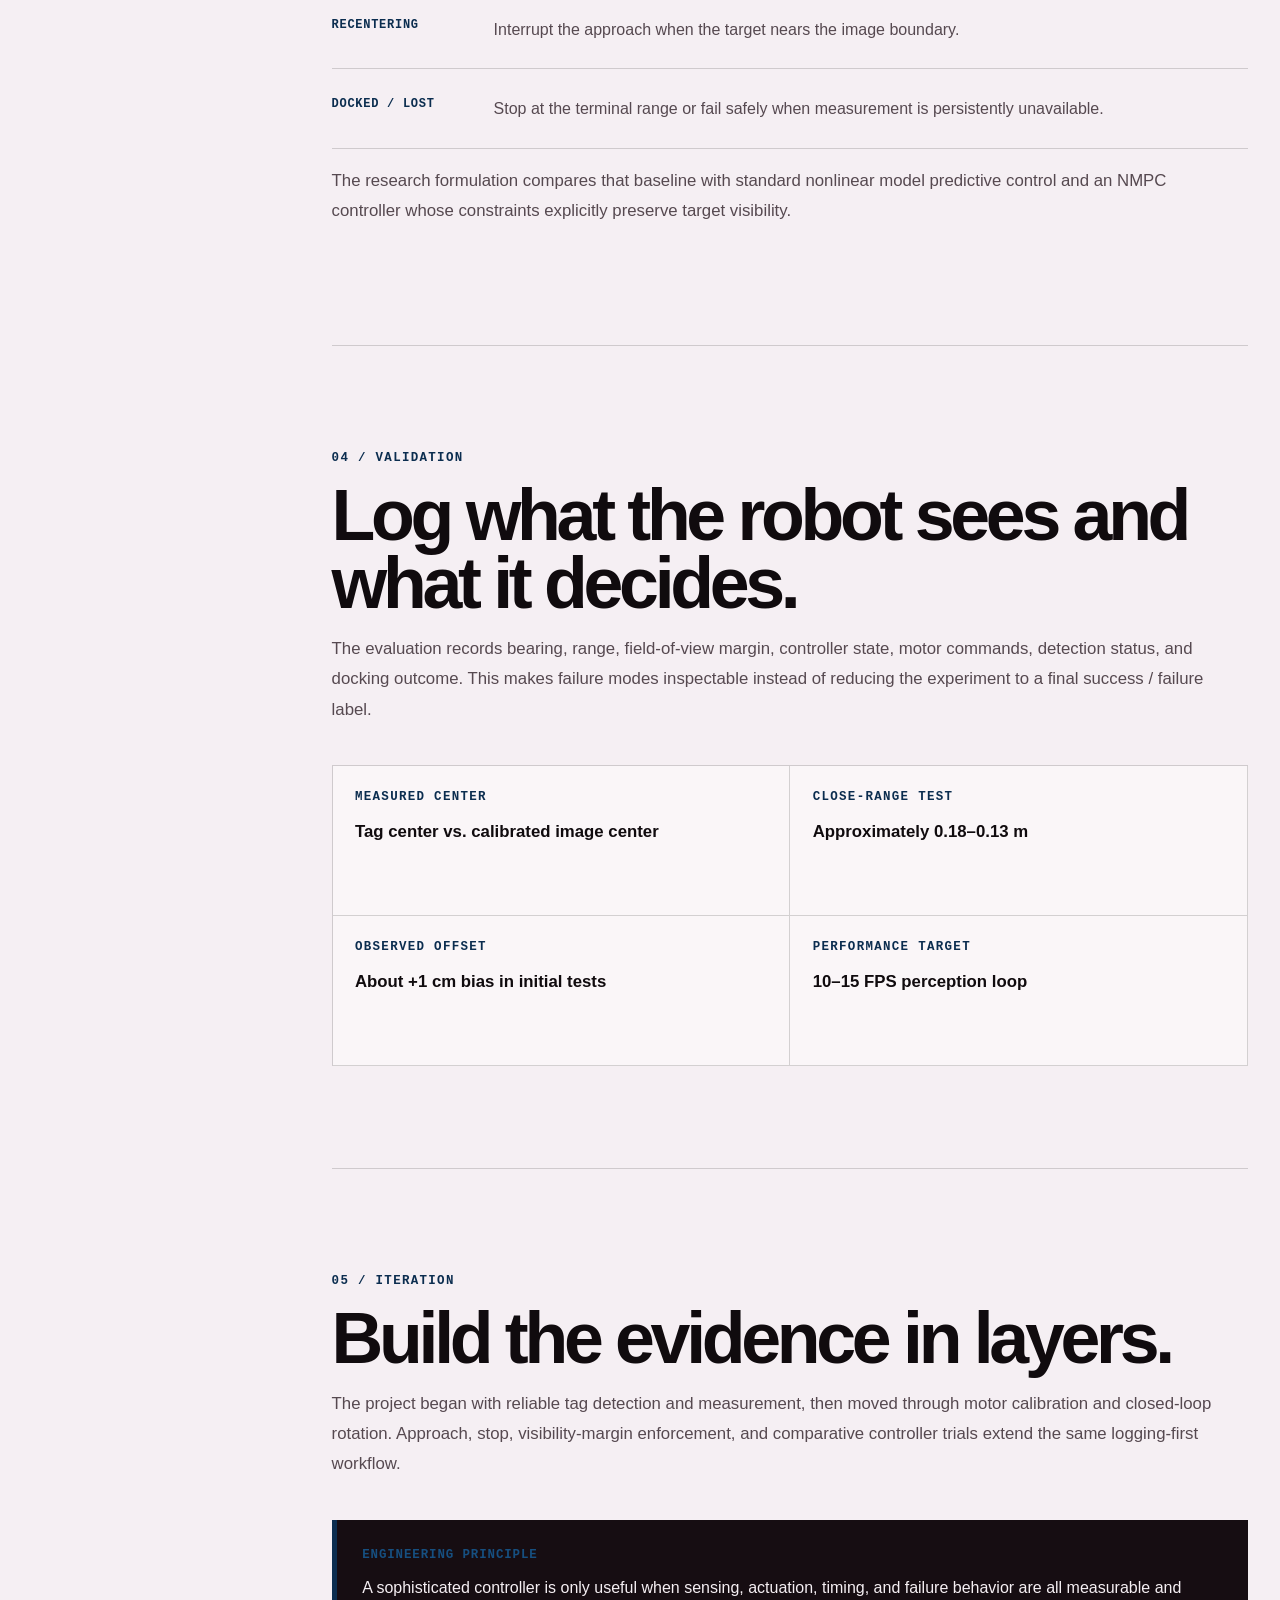
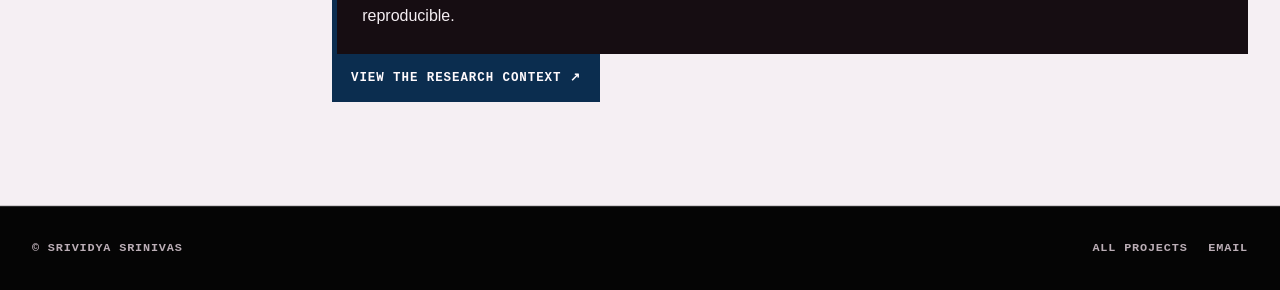
<file: projects/docksight.html>
<!doctype html>
<html lang="en"><head><meta charset="utf-8"><meta name="viewport" content="width=device-width, initial-scale=1"><meta name="description" content="DockSight: visibility-aware AprilTag-guided autonomous docking by Srividya Srinivas."><title>DockSight — Srividya Srinivas</title><link rel="icon" type="image/svg+xml" href="data:image/svg+xml,%3Csvg xmlns='http://www.w3.org/2000/svg' viewBox='0 0 64 64'%3E%3Crect width='64' height='64' rx='6' fill='%230b57ff'/%3E%3Cpath d='M17 22h30v22H17zM25 16v6m14-6v6M23 31h4m10 0h4M25 38h14' stroke='white' stroke-width='4' fill='none'/%3E%3C/svg%3E"><link rel="stylesheet" href="../assets/style.css"></head>
<body><a class="skip-link" href="#main">Skip to content</a><header class="site-header"><div class="nav-shell"><a class="brand" href="../index.html"><span class="brand-mark">SS</span> SRIVIDYA SRINIVAS</a><button class="menu-toggle" type="button" aria-expanded="false" aria-controls="main-nav">MENU</button><nav class="main-nav" id="main-nav" aria-label="Primary navigation"><a href="../index.html">Home</a><a href="../about.html">Experience</a><div class="nav-group"><button class="nav-trigger" type="button" aria-expanded="false">Projects</button><div class="dropdown"><a href="../projects.html">All projects</a><a href="docksight.html" aria-current="page">DockSight</a><a href="pressure-washing-drone.html">Pressure-washing drone</a><a href="ros2-patrol.html">ROS 2 patrol robot</a></div></div><a href="../research.html">Research</a><a href="../resume.html">Resume</a><a href="../contact.html">Contact</a></nav></div></header>
<main id="main"><section class="project-hero"><div class="shell"><div class="breadcrumb"><a href="../projects.html">Projects</a> / Autonomy & Controls</div><p class="eyebrow">Independent system · NERC 2026</p><h1>DockSight: <span>visibility-aware robot docking.</span></h1><p class="project-lede">A monocular-camera docking system for a differential-drive robot that treats AprilTag visibility as a control requirement—not an afterthought.</p><div class="project-meta"><div class="meta-cell"><span>Role</span><strong>Independent project</strong></div><div class="meta-cell"><span>Platform</span><strong>Raspberry Pi 4 + Pi Camera v2</strong></div><div class="meta-cell"><span>Control</span><strong>Reactive FSM + NMPC formulation</strong></div><div class="meta-cell"><span>Recognition</span><strong>NERC 2026 accepted</strong></div></div><div class="project-visual"><div class="architecture"><div class="node"><small>01 / SENSE</small><div><strong>Pi Camera v2</strong><p>Monocular frames and calibrated image geometry</p></div></div><div class="arrow">→</div><div class="node"><small>02 / ESTIMATE</small><div><strong>AprilTag 36h11</strong><p>Bearing, range, center error, visibility margin</p></div></div><div class="arrow">→</div><div class="node"><small>03 / CONTROL</small><div><strong>FSM / NMPC</strong><p>Search, align, approach, recenter, dock</p></div></div><div class="arrow">→</div><div class="node"><small>04 / ACT</small><div><strong>Differential drive</strong><p>Calibrated left and right motor commands</p></div></div></div></div></div></section>
<section class="section white"><div class="shell case-layout"><nav class="case-nav" aria-label="Case study sections"><a href="#problem">01 Problem</a><a href="#system">02 System</a><a href="#control">03 Control logic</a><a href="#validation">04 Validation</a><a href="#iteration">05 Iteration</a></nav><div class="case-content"><section id="problem"><p class="eyebrow">01 / Problem</p><h2>Docking fails when the target leaves the camera.</h2><p>A controller can reduce position error and still make the perception problem impossible. During a close-range approach, aggressive rotation or lateral misalignment can push the AprilTag out of frame, removing the measurement needed to finish the maneuver.</p><div class="callout"><strong>Design question</strong>How can a mobile robot reach a docking pose while keeping the visual target measurable throughout the approach?</div></section><section id="system"><p class="eyebrow">02 / System</p><h2>A small stack with explicit signals.</h2><p>The prototype uses a Raspberry Pi 4 and Pi Camera v2 to detect AprilTag ID 0. Calibrated image geometry turns the tag observation into the control signals that matter: center error, bearing, range, and field-of-view margin.</p><div class="fact-grid"><div class="fact"><span>Target family</span><strong>AprilTag 36h11</strong></div><div class="fact"><span>Compute</span><strong>Raspberry Pi 4</strong></div><div class="fact"><span>Camera</span><strong>Pi Camera v2</strong></div><div class="fact"><span>Software</span><strong>Python · OpenCV · Picamera2</strong></div></div></section><section id="control"><p class="eyebrow">03 / Control logic</p><h2>Reactive baseline first, constrained optimization next.</h2><p>The baseline controller is organized as a legible finite-state machine: searching for the tag, aligning bearing, approaching, recentering when visibility degrades, declaring docked, and safely stopping after persistent tag loss.</p><div class="timeline"><div class="timeline-item"><span>Searching</span><p>Rotate until the target is detected with a stable observation.</p></div><div class="timeline-item"><span>Aligning</span><p>Reduce horizontal image error before committing to forward motion.</p></div><div class="timeline-item"><span>Approaching</span><p>Advance while monitoring bearing, range, and visibility margin.</p></div><div class="timeline-item"><span>Recentering</span><p>Interrupt the approach when the target nears the image boundary.</p></div><div class="timeline-item"><span>Docked / Lost</span><p>Stop at the terminal range or fail safely when measurement is persistently unavailable.</p></div></div><p>The research formulation compares that baseline with standard nonlinear model predictive control and an NMPC controller whose constraints explicitly preserve target visibility.</p></section><section id="validation"><p class="eyebrow">04 / Validation</p><h2>Log what the robot sees and what it decides.</h2><p>The evaluation records bearing, range, field-of-view margin, controller state, motor commands, detection status, and docking outcome. This makes failure modes inspectable instead of reducing the experiment to a final success / failure label.</p><div class="fact-grid"><div class="fact"><span>Measured center</span><strong>Tag center vs. calibrated image center</strong></div><div class="fact"><span>Close-range test</span><strong>Approximately 0.18–0.13 m</strong></div><div class="fact"><span>Observed offset</span><strong>About +1 cm bias in initial tests</strong></div><div class="fact"><span>Performance target</span><strong>10–15 FPS perception loop</strong></div></div></section><section id="iteration"><p class="eyebrow">05 / Iteration</p><h2>Build the evidence in layers.</h2><p>The project began with reliable tag detection and measurement, then moved through motor calibration and closed-loop rotation. Approach, stop, visibility-margin enforcement, and comparative controller trials extend the same logging-first workflow.</p><div class="callout"><strong>Engineering principle</strong>A sophisticated controller is only useful when sensing, actuation, timing, and failure behavior are all measurable and reproducible.</div><a class="button" href="../research.html">View the research context ↗</a></section></div></div></section></main>
<footer class="site-footer"><div class="shell footer-grid"><p>© <span data-year></span> SRIVIDYA SRINIVAS</p><div class="footer-links"><a href="../projects.html">All projects</a><a href="mailto:ss7703@columbia.edu">Email</a></div></div></footer><script src="../assets/main.js"></script></body></html>
</file>
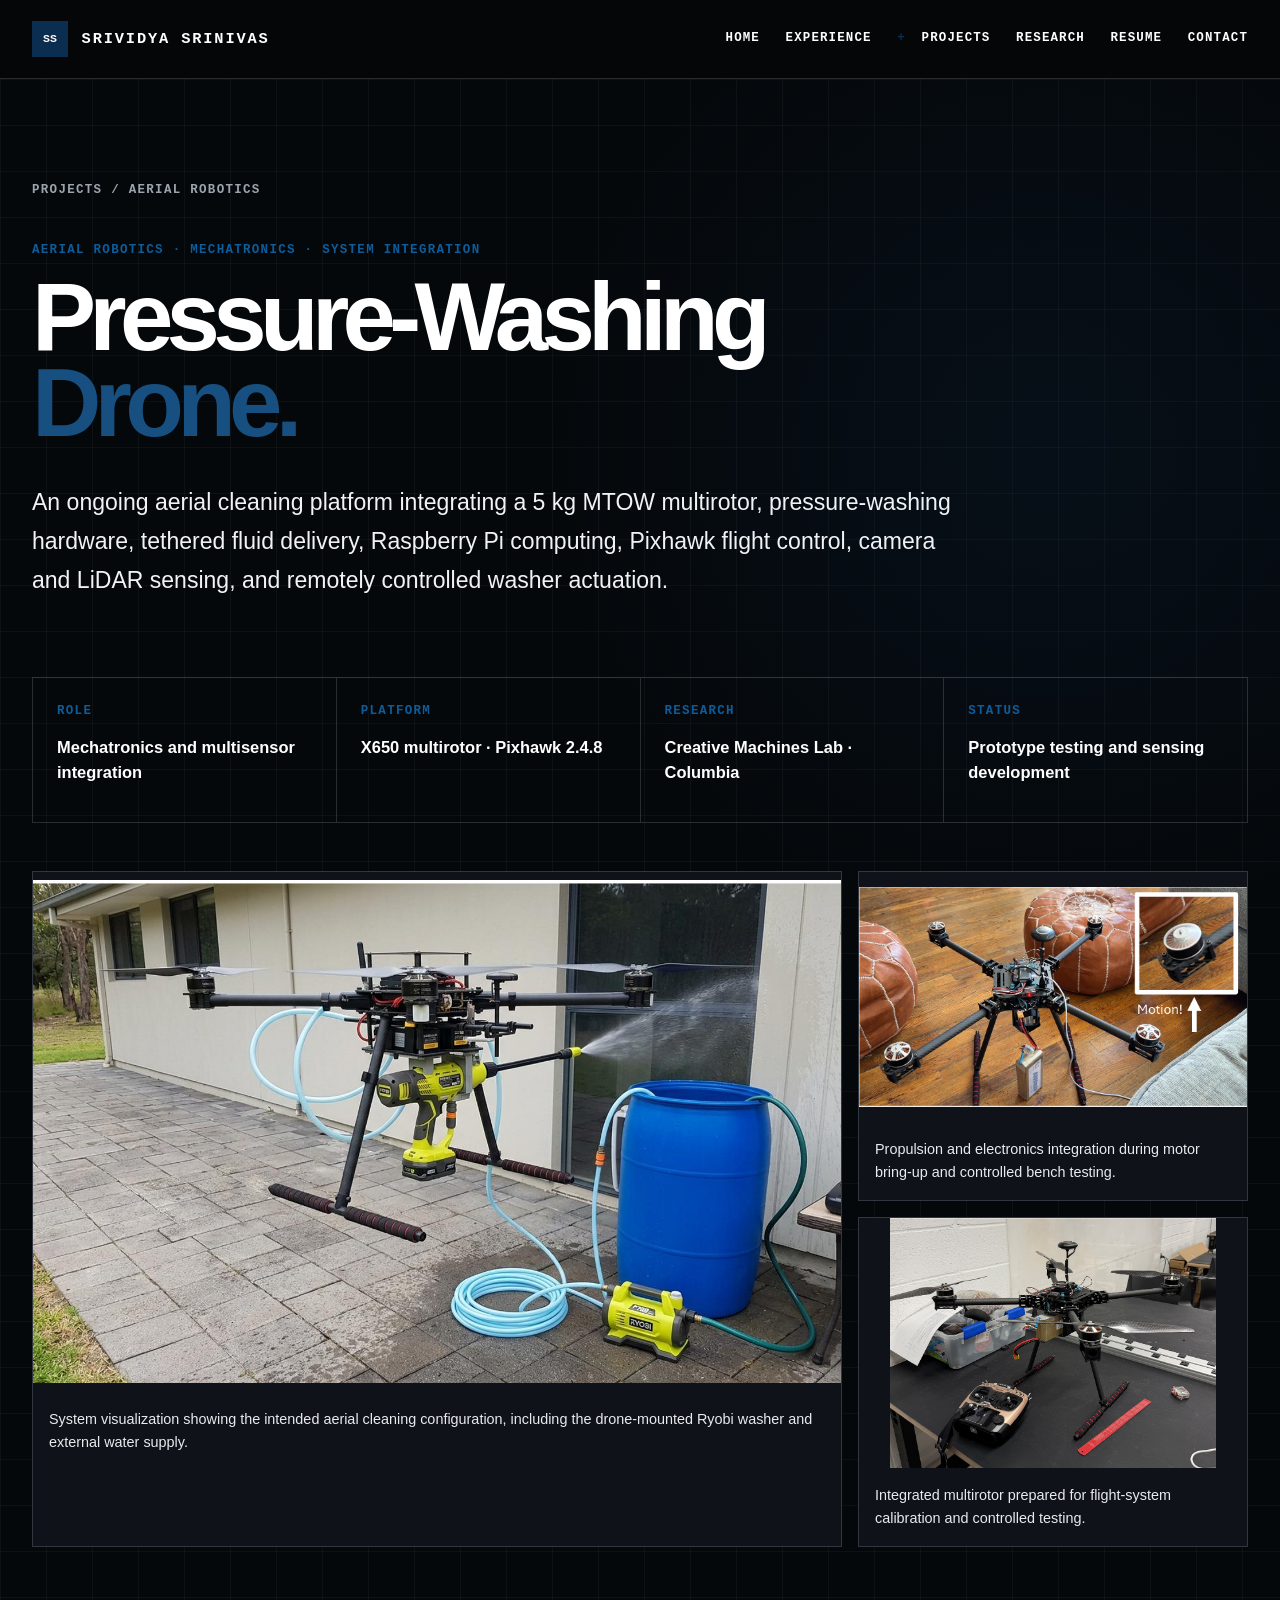
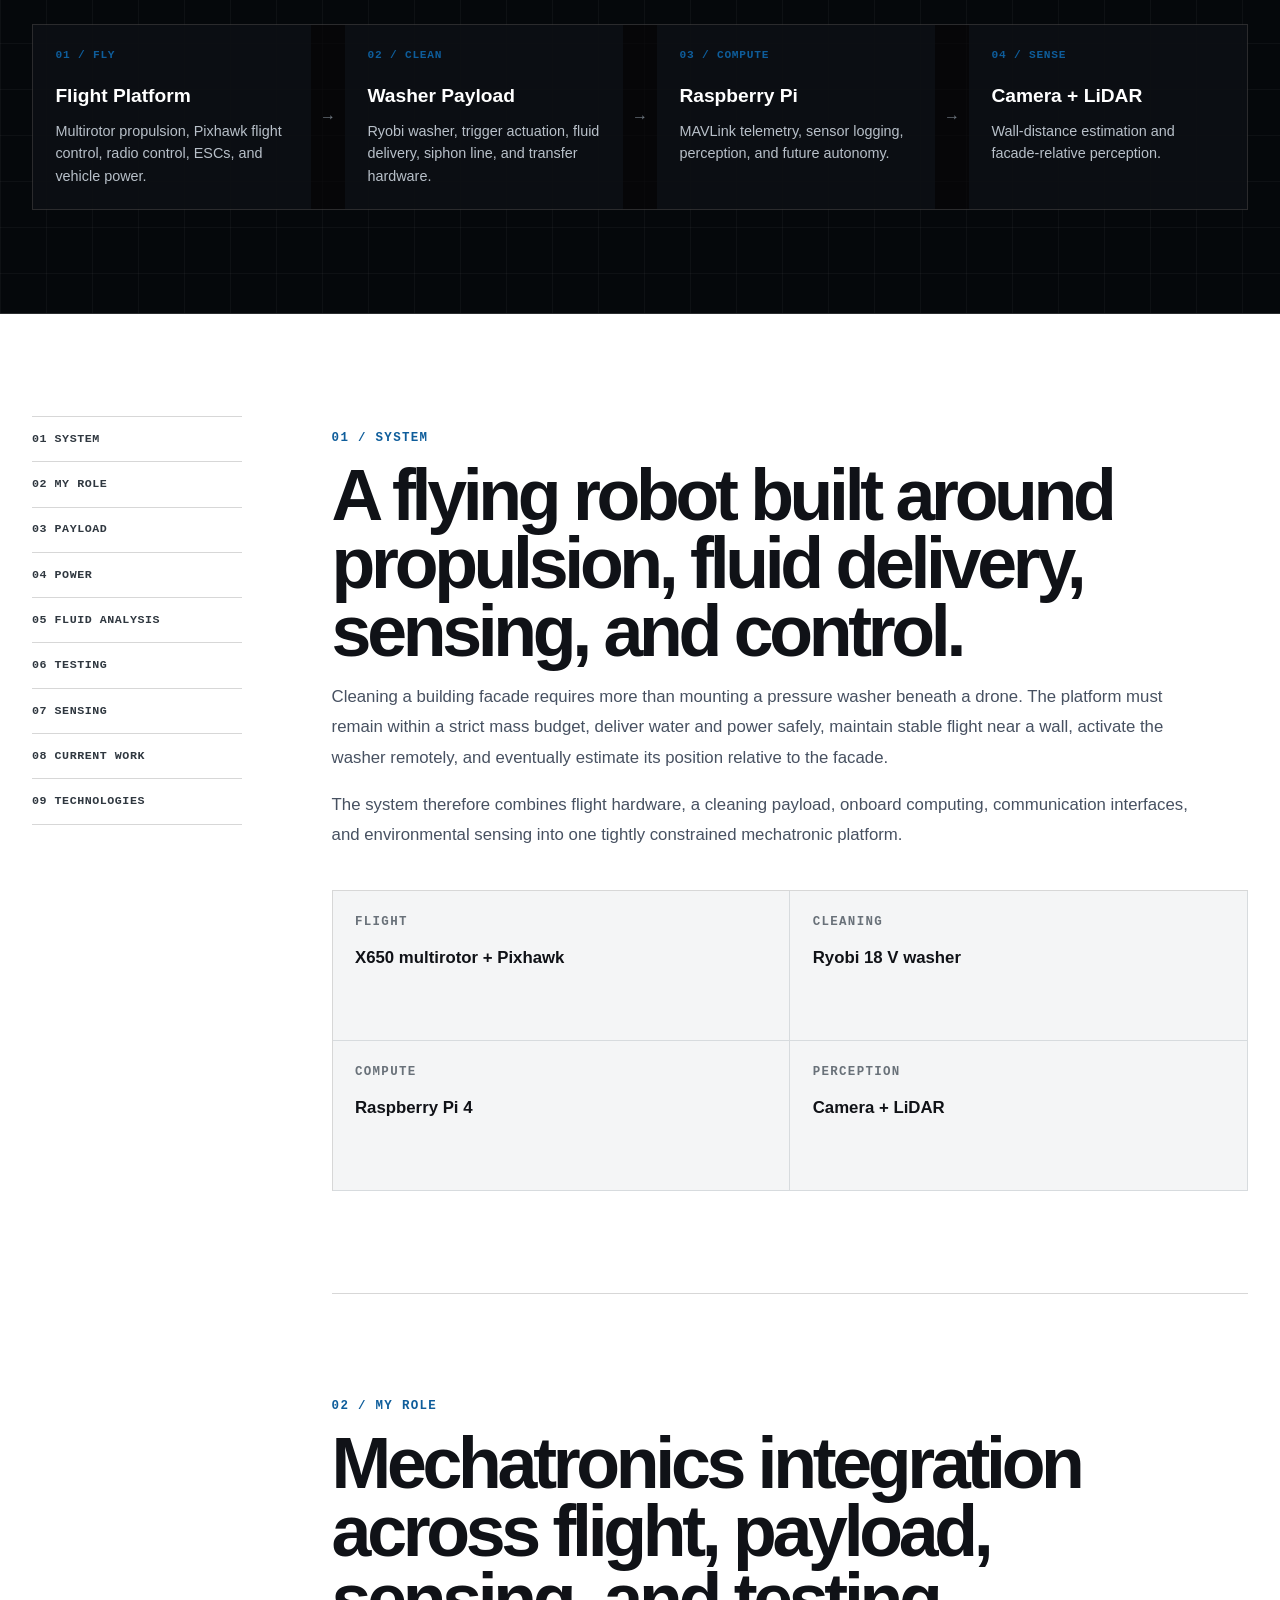
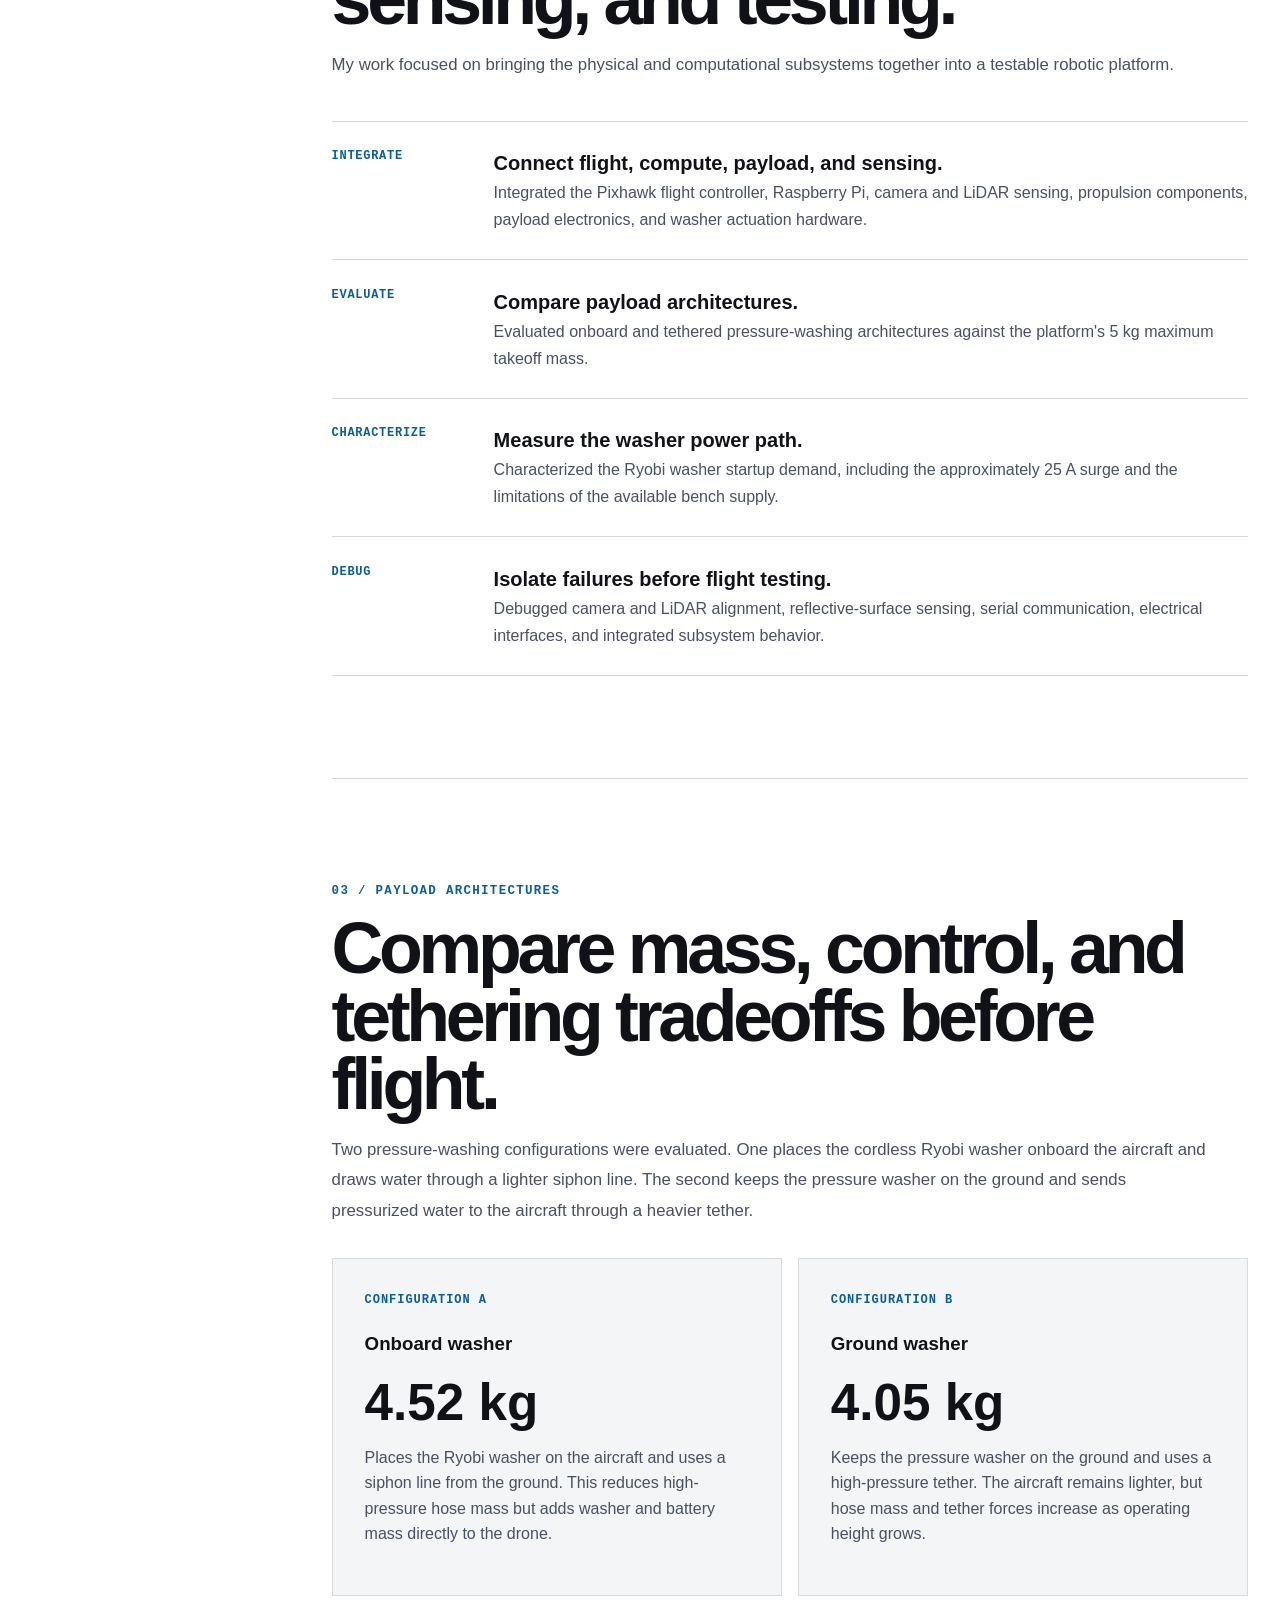
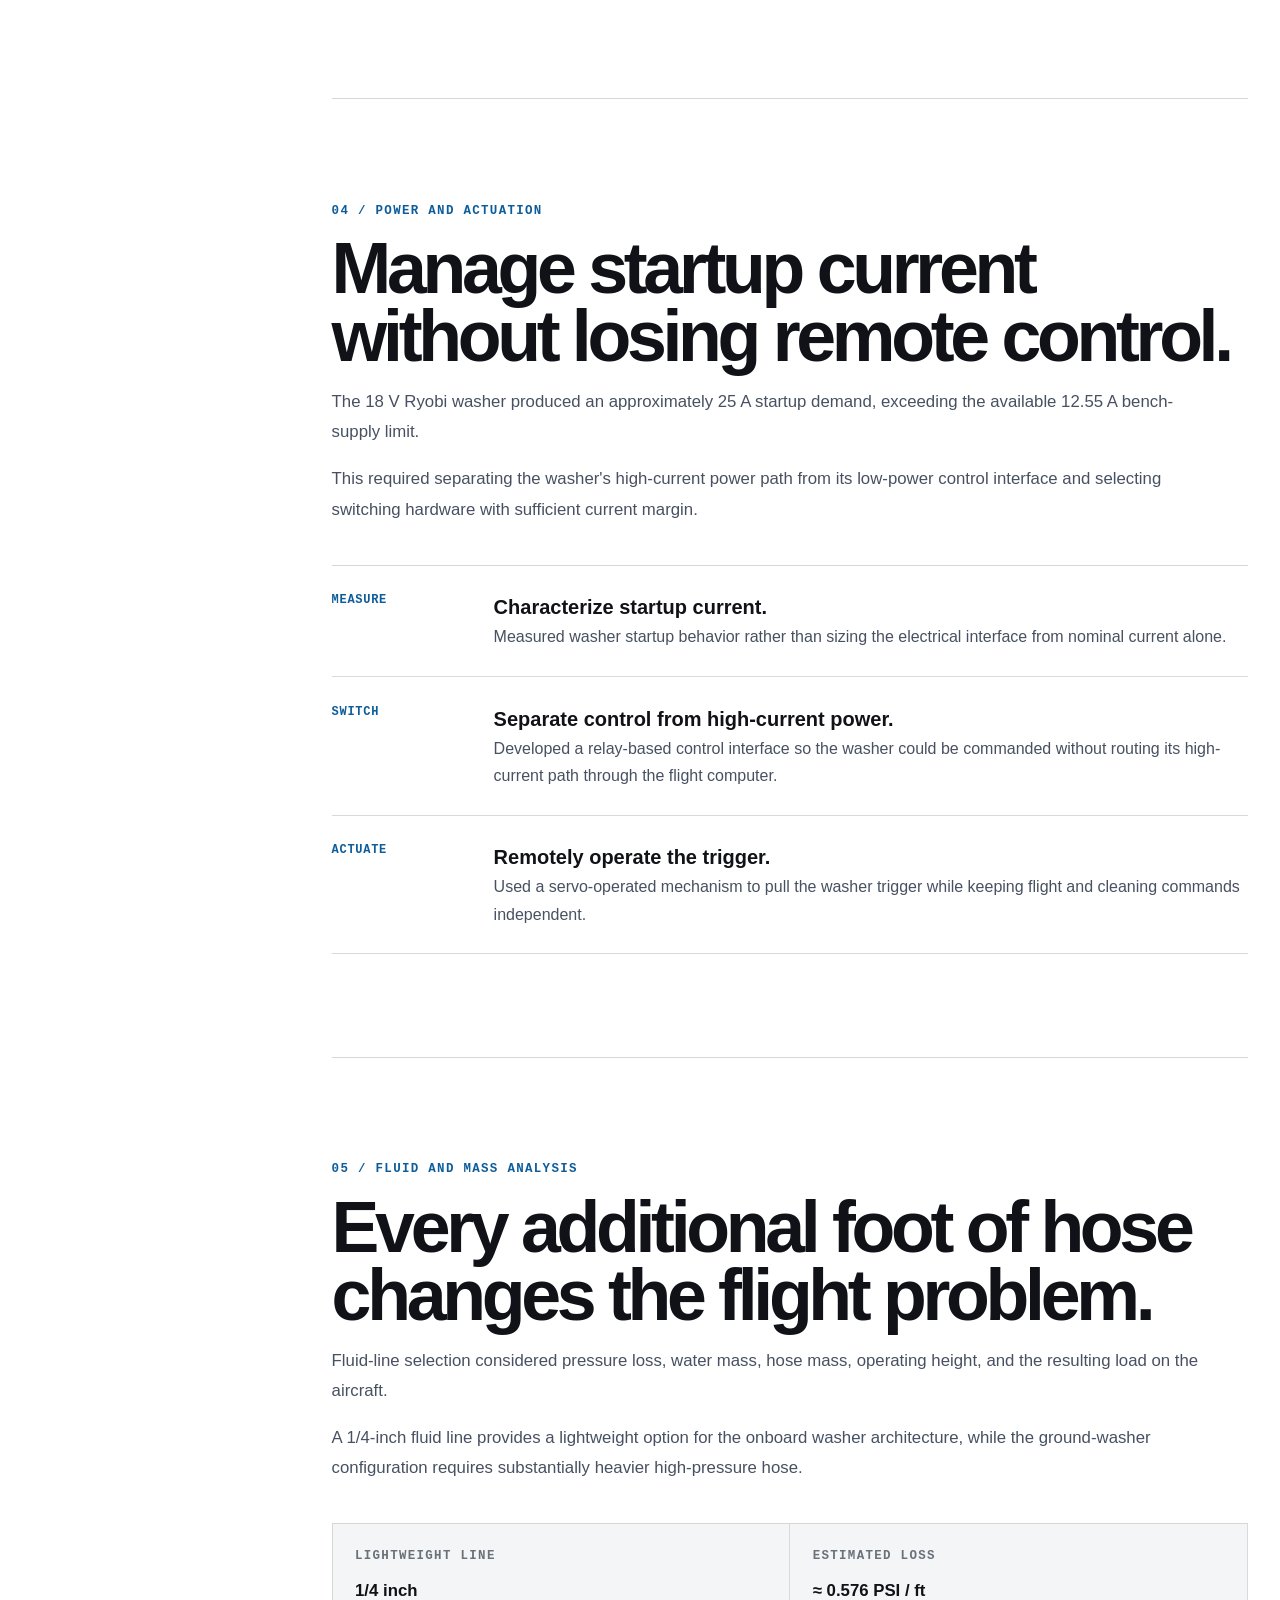
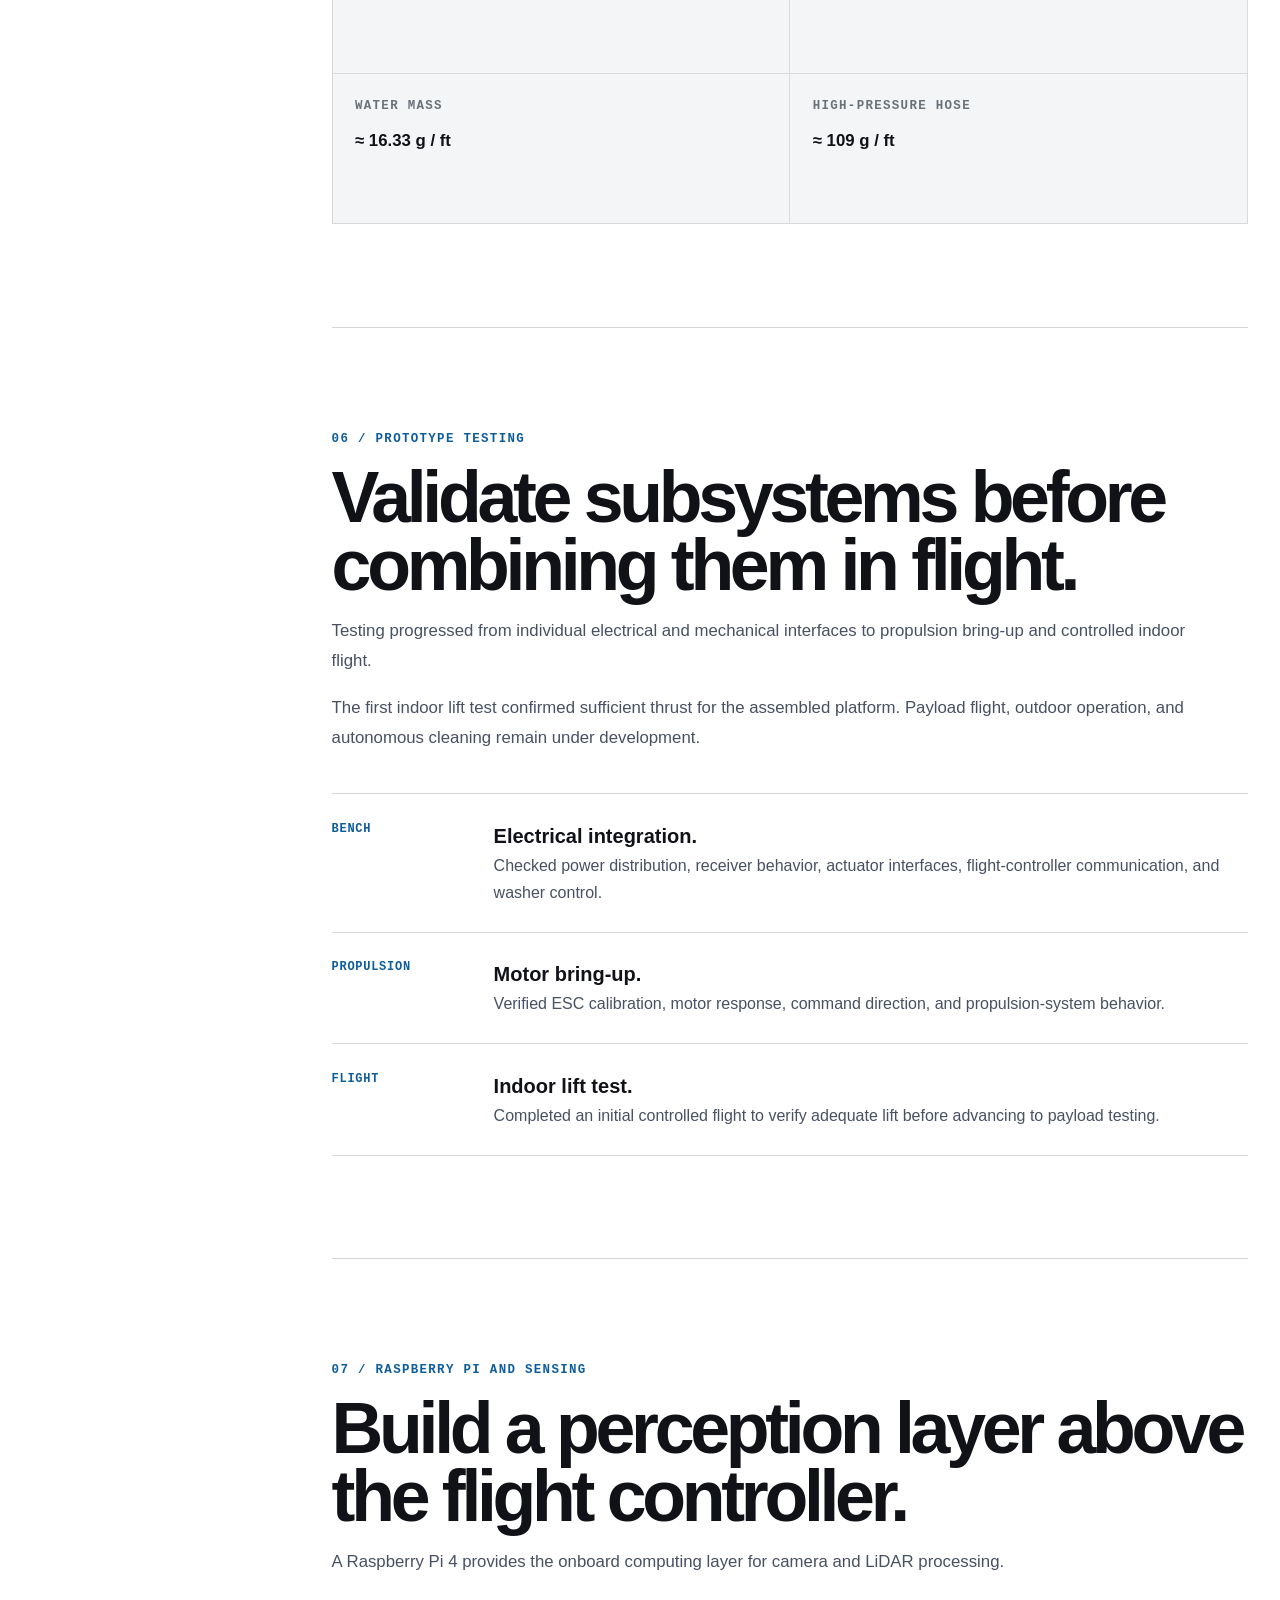
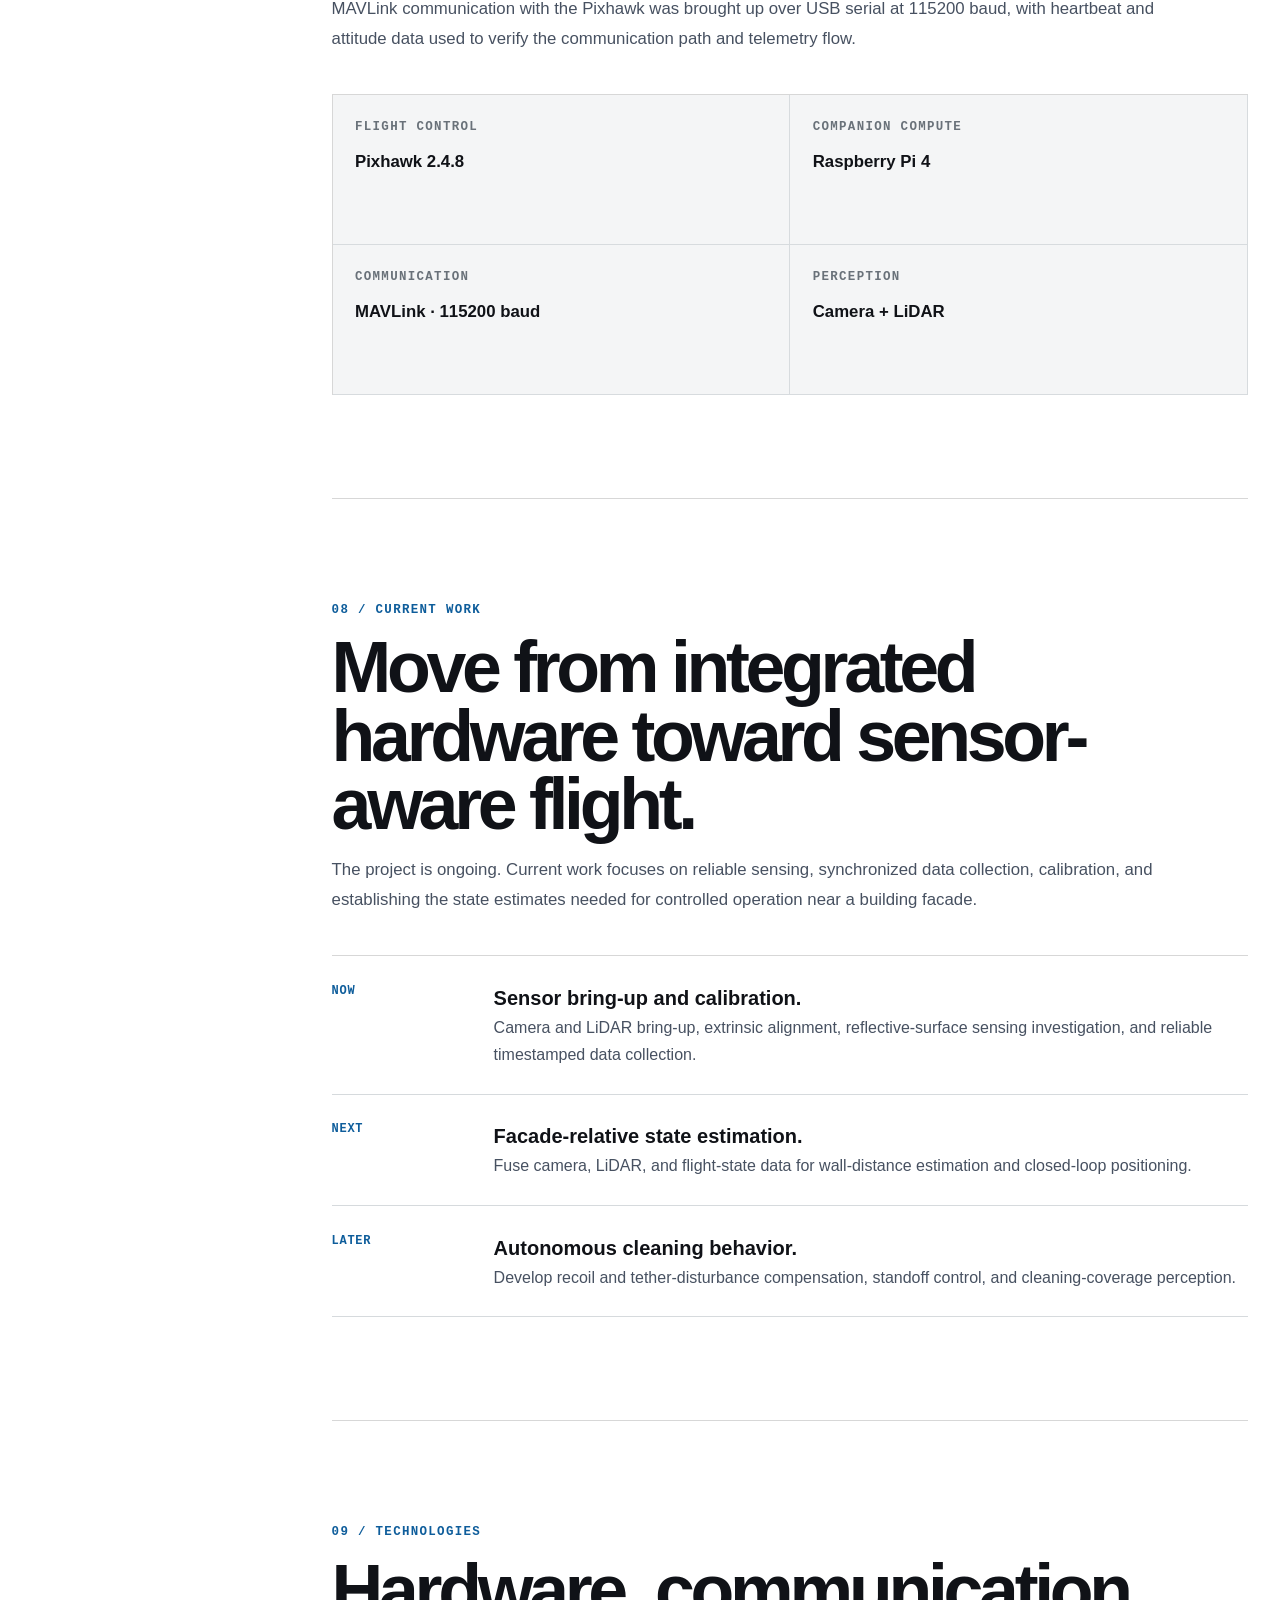
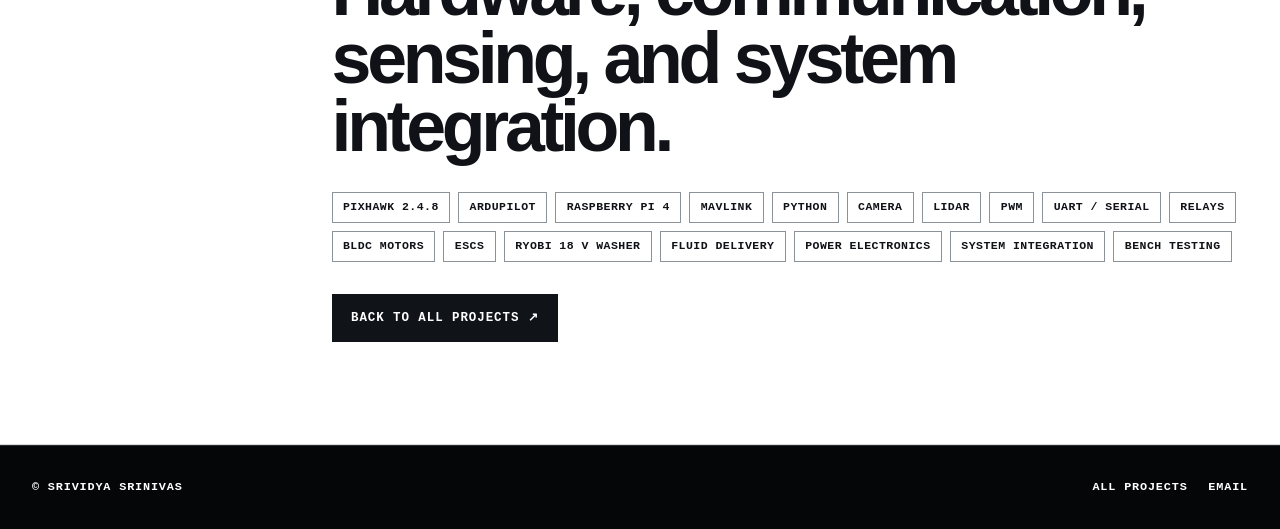
<file: projects/pressure-washing-drone.html>
<!doctype html>
<html lang="en">
<head>
  <meta charset="utf-8">

  <meta
    name="viewport"
    content="width=device-width, initial-scale=1"
  >

  <meta
    name="description"
    content="An ongoing aerial pressure-washing platform integrating flight hardware, washer actuation, Raspberry Pi computing, camera and LiDAR sensing, and tethered fluid delivery."
  >

  <title>
    Pressure-Washing Drone | Srividya Srinivas
  </title>

  <link rel="stylesheet" href="../assets/style.css">

  <style>
    /*
      ============================================================
      DRONE PAGE — SAME PROJECT UI AS THE REST OF THE PORTFOLIO
      ============================================================
    */

    html,
    body {
      background: #ffffff;
      color: #101217;
    }


    /* ------------------------------------------------------------
       HEADER
       ------------------------------------------------------------ */

    .site-header {
      background-color: #050608 !important;
      color: #ffffff !important;
    }

    .site-header .brand,
    .site-header .brand:link,
    .site-header .brand:visited,
    .site-header .main-nav > a,
    .site-header .main-nav > a:link,
    .site-header .main-nav > a:visited,
    .site-header .nav-trigger,
    .site-header .menu-toggle {
      color: #ffffff !important;
    }

    .site-header .nav-trigger,
    .site-header .menu-toggle {
      background: transparent !important;
    }

    .site-header .dropdown {
      background: #0d1117 !important;
    }

    .site-header .dropdown a,
    .site-header .dropdown a:link,
    .site-header .dropdown a:visited {
      color: #ffffff !important;
      background: #0d1117 !important;
    }

    .site-header .dropdown a:hover,
    .site-header .dropdown a:focus-visible {
      color: #101217 !important;
      background: #ffffff !important;
    }


    /* ------------------------------------------------------------
       HERO
       Keep the same shared project-hero visual system as Mars Rover
       ------------------------------------------------------------ */

    .project-hero {
      background-color: #05080b !important;
      color: #ffffff !important;
    }

    .project-hero .breadcrumb,
    .project-hero .breadcrumb a {
      color: #9ca5ae !important;
    }

    .project-hero > .shell > .eyebrow {
      color: #0e5d9b !important;
    }

    .project-hero h1 {
      color: #ffffff !important;
    }

    /*
      Do NOT force the span white.
      The shared project stylesheet uses the span as the blue
      second line, matching the Mars Rover UI.
    */

    .project-hero .project-lede {
      color: #f0f2f5 !important;
    }


    /* ------------------------------------------------------------
       PROJECT META
       ------------------------------------------------------------ */

    .project-meta {
      color: #ffffff !important;
    }

    .project-meta .meta-cell {
      color: #ffffff !important;
      background: transparent !important;
    }

    .project-meta .meta-cell span {
      color: #0e5d9b !important;
    }

    .project-meta .meta-cell strong {
      color: #ffffff !important;
    }


    /* ------------------------------------------------------------
       HERO ARCHITECTURE STRIP
       ------------------------------------------------------------ */

    .project-visual {
      color: #ffffff !important;
    }

    .project-visual .architecture {
      color: #ffffff !important;
    }

    .project-visual .node {
      color: #ffffff !important;
      background: rgba(13, 17, 23, 0.78) !important;
      border-color: #303740 !important;
    }

    .project-visual .node small {
      color: #0e5d9b !important;
    }

    .project-visual .node strong {
      color: #ffffff !important;
    }

    .project-visual .node p {
      color: #b8c0c9 !important;
    }

    .project-visual .arrow {
      color: #6f7882 !important;
    }


    /* ------------------------------------------------------------
       PROJECT MEDIA
       ------------------------------------------------------------ */

    .drone-media {
      display: grid;
      grid-template-columns: minmax(0, 1.35fr) minmax(0, 0.65fr);
      gap: 1rem;
      margin-top: 3rem;
    }

    .drone-media-column {
      display: grid;
      gap: 1rem;
    }

    .drone-media-card {
      display: flex;
      flex-direction: column;
      margin: 0;
      overflow: hidden;
      color: #ffffff !important;
      background: #0f1218 !important;
      border: 1px solid #303740;
    }

    .drone-media-card img {
      display: block;
      width: 100%;
      background: #0f1218;
      object-fit: contain;
    }

    .drone-media-card.primary img {
      min-height: 520px;
      max-height: 650px;
    }

    .drone-media-card.secondary img {
      height: 250px;
    }

    .drone-media-card figcaption {
      padding: 1rem;
      color: #e8ebee !important;
      background: #0f1218 !important;
      font-size: 0.9rem;
      line-height: 1.6;
    }


    /* ------------------------------------------------------------
       WHITE CASE STUDY AREA
       ------------------------------------------------------------ */

    .section.white {
      background: #ffffff !important;
      color: #101217 !important;
    }

    .section.white .case-layout,
    .section.white .case-content,
    .section.white .case-content > section {
      background: #ffffff !important;
      color: #101217 !important;
    }

    .section.white h1,
    .section.white h2,
    .section.white h3,
    .section.white h4,
    .section.white strong {
      color: #101217 !important;
    }

    .section.white p {
      color: #475161 !important;
    }

    .section.white .eyebrow {
      color: #0e5d9b !important;
    }


    /* ------------------------------------------------------------
       LEFT CASE NAV
       ------------------------------------------------------------ */

    .case-nav {
      background: #ffffff !important;
      color: #101217 !important;
    }

    .case-nav a,
    .case-nav a:link,
    .case-nav a:visited {
      color: #303840 !important;
      background: #ffffff !important;
    }

    .case-nav a:hover,
    .case-nav a:focus-visible {
      color: #ffffff !important;
      background: #101318 !important;
    }


    /* ------------------------------------------------------------
       FACT CARDS
       ------------------------------------------------------------ */

    .fact-grid {
      color: #101217 !important;
    }

    .fact {
      color: #101217 !important;
      background: #f4f5f6 !important;
      border-color: #d7dbde !important;
    }

    .fact span {
      color: #697179 !important;
    }

    .fact strong {
      color: #101217 !important;
    }


    /* ------------------------------------------------------------
       TIMELINES
       ------------------------------------------------------------ */

    .timeline {
      color: #101217 !important;
    }

    .timeline-item {
      color: #101217 !important;
      background: #ffffff !important;
      border-color: #d6dadd !important;
    }

    .timeline-item > span {
      color: #0e5d9b !important;
    }

    .timeline-item h3 {
      color: #101217 !important;
    }

    .timeline-item p {
      color: #475161 !important;
    }


    /* ------------------------------------------------------------
       PAYLOAD COMPARISON
       ------------------------------------------------------------ */

    .payload-grid {
      display: grid;
      grid-template-columns: repeat(2, minmax(0, 1fr));
      gap: 1rem;
      margin-top: 2rem;
    }

    .payload-card {
      padding: 2rem;
      color: #101217 !important;
      background: #f4f5f6 !important;
      border: 1px solid #d7dbde;
    }

    .payload-card span {
      display: block;
      margin-bottom: 1rem;
      color: #0e5d9b !important;
      font-family: var(--mono, monospace);
      font-size: 0.75rem;
      font-weight: 700;
      letter-spacing: 0.08em;
      text-transform: uppercase;
    }

    .payload-card strong {
      display: block;
      margin-bottom: 1rem;
      color: #101217 !important;
      font-size: clamp(2.2rem, 4vw, 4rem);
      line-height: 1;
    }

    .payload-card h3 {
      color: #101217 !important;
    }

    .payload-card p {
      color: #505860 !important;
    }


    /* ------------------------------------------------------------
       TECHNOLOGY TAGS
       ------------------------------------------------------------ */

    .tag-cloud span {
      color: #101217 !important;
      background: #ffffff !important;
      border-color: #8b9299 !important;
    }


    /* ------------------------------------------------------------
       BUTTON
       ------------------------------------------------------------ */

    .section.white .button,
    .section.white .button:link,
    .section.white .button:visited {
      color: #ffffff !important;
      background: #101318 !important;
      border-color: #101318 !important;
    }

    .section.white .button:hover,
    .section.white .button:focus-visible {
      color: #101318 !important;
      background: #ffffff !important;
      border-color: #101318 !important;
    }


    /* ------------------------------------------------------------
       FOOTER
       ------------------------------------------------------------ */

    .site-footer {
      color: #ffffff !important;
      background: #050608 !important;
    }

    .site-footer p,
    .site-footer a,
    .site-footer a:link,
    .site-footer a:visited {
      color: #ffffff !important;
    }


    /* ------------------------------------------------------------
       RESPONSIVE
       ------------------------------------------------------------ */

    @media (max-width: 900px) {
      .drone-media {
        grid-template-columns: 1fr;
      }

      .payload-grid {
        grid-template-columns: 1fr;
      }
    }

    @media (max-width: 700px) {
      .drone-media-card.primary img,
      .drone-media-card.secondary img {
        height: auto;
        min-height: 0;
        max-height: none;
      }
    }
  </style>
</head>

<body>
  <a class="skip-link" href="#main">
    Skip to content
  </a>

  <header class="site-header">
    <div class="nav-shell">
      <a
        class="brand"
        href="../index.html"
        aria-label="Srividya Srinivas home"
      >
        <span class="brand-mark">
          SS
        </span>

        SRIVIDYA SRINIVAS
      </a>

      <button
        class="menu-toggle"
        type="button"
        aria-expanded="false"
        aria-controls="main-nav"
      >
        MENU
      </button>

      <nav
        class="main-nav"
        id="main-nav"
        aria-label="Primary navigation"
      >
        <a href="../index.html">
          Home
        </a>

        <a href="../about.html">
          Experience
        </a>

        <div class="nav-group">
          <button
            class="nav-trigger"
            type="button"
            aria-expanded="false"
          >
            Projects
          </button>

          <div class="dropdown">
            <a href="../projects.html">
            All projects
            </a>

            <a href="pressure-washing-drone.html" aria-current="page">
             Pressure-washing drone
             </a>

            <a href="ros2-patrol.html">
            ROS 2 patrol robot
            </a>

            <a href="mars-rover.html">
            Odyssey Mars Rover
            </a>

            <a href="quadruped.html">
            Quadruped robot
            </a>

            <a href="brain-registration.html">
            Brain MRI registration
            </a>
            </div>
        </div>

        <a href="../research.html">
          Research
        </a>

        <a href="../resume.html">
          Resume
        </a>

        <a href="../contact.html">
          Contact
        </a>
      </nav>
    </div>
  </header>


  <main id="main">

    <!-- =======================================================
         HERO
         ======================================================= -->

    <section class="project-hero">
      <div class="shell">

        <div class="breadcrumb">
          <a href="../projects.html">
            Projects
          </a>

          /

          Aerial robotics
        </div>

        <p class="eyebrow">
          Aerial robotics · Mechatronics · System integration
        </p>

        <h1>
          Pressure-Washing

          <span>
            Drone.
          </span>
        </h1>

        <p class="project-lede">
          An ongoing aerial cleaning platform integrating a 5 kg MTOW
          multirotor, pressure-washing hardware, tethered fluid delivery,
          Raspberry Pi computing, Pixhawk flight control, camera and
          LiDAR sensing, and remotely controlled washer actuation.
        </p>


        <!-- META -->

        <div class="project-meta">

          <div class="meta-cell">
            <span>
              Role
            </span>

            <strong>
              Mechatronics and multisensor integration
            </strong>
          </div>

          <div class="meta-cell">
            <span>
              Platform
            </span>

            <strong>
              X650 multirotor · Pixhawk 2.4.8
            </strong>
          </div>

          <div class="meta-cell">
            <span>
              Research
            </span>

            <strong>
              Creative Machines Lab · Columbia
            </strong>
          </div>

          <div class="meta-cell">
            <span>
              Status
            </span>

            <strong>
              Prototype testing and sensing development
            </strong>
          </div>

        </div>


        <!-- MEDIA -->

        <div class="drone-media">

          <figure class="drone-media-card primary">
            <img
              src="../assets/images/pressure-washing-drone/drone%203.png"
              alt="Pressure-washing drone system concept with onboard washer and external water supply"
            >

            <figcaption>
              System visualization showing the intended aerial cleaning
              configuration, including the drone-mounted Ryobi washer
              and external water supply.
            </figcaption>
          </figure>


          <div class="drone-media-column">

            <figure class="drone-media-card secondary">
              <img
                src="../assets/images/pressure-washing-drone/drone_2.png"
                alt="Drone propulsion and electronics integration during bench testing"
              >

              <figcaption>
                Propulsion and electronics integration during motor
                bring-up and controlled bench testing.
              </figcaption>
            </figure>


            <figure class="drone-media-card secondary">
              <img
                src="../assets/images/pressure-washing-drone/drone_image.png"
                alt="Assembled multirotor prototype"
              >

              <figcaption>
                Integrated multirotor prepared for flight-system
                calibration and controlled testing.
              </figcaption>
            </figure>

          </div>

        </div>


        <!-- ARCHITECTURE -->

        <div class="project-visual">
          <div class="architecture">

            <div class="node">
              <small>
                01 / FLY
              </small>

              <div>
                <strong>
                  Flight Platform
                </strong>

                <p>
                  Multirotor propulsion, Pixhawk flight control,
                  radio control, ESCs, and vehicle power.
                </p>
              </div>
            </div>


            <div class="arrow">
              →
            </div>


            <div class="node">
              <small>
                02 / CLEAN
              </small>

              <div>
                <strong>
                  Washer Payload
                </strong>

                <p>
                  Ryobi washer, trigger actuation, fluid delivery,
                  siphon line, and transfer hardware.
                </p>
              </div>
            </div>


            <div class="arrow">
              →
            </div>


            <div class="node">
              <small>
                03 / COMPUTE
              </small>

              <div>
                <strong>
                  Raspberry Pi
                </strong>

                <p>
                  MAVLink telemetry, sensor logging, perception,
                  and future autonomy.
                </p>
              </div>
            </div>


            <div class="arrow">
              →
            </div>


            <div class="node">
              <small>
                04 / SENSE
              </small>

              <div>
                <strong>
                  Camera + LiDAR
                </strong>

                <p>
                  Wall-distance estimation and facade-relative
                  perception.
                </p>
              </div>
            </div>

          </div>
        </div>

      </div>
    </section>


    <!-- =======================================================
         CASE STUDY
         ======================================================= -->

    <section class="section white">

      <div class="shell case-layout">

        <!-- LEFT NAVIGATION -->

        <nav
          class="case-nav"
          aria-label="Case study sections"
        >
          <a href="#system">
            01 System
          </a>

          <a href="#role">
            02 My role
          </a>

          <a href="#payload">
            03 Payload
          </a>

          <a href="#power">
            04 Power
          </a>

          <a href="#fluid">
            05 Fluid analysis
          </a>

          <a href="#testing">
            06 Testing
          </a>

          <a href="#sensing">
            07 Sensing
          </a>

          <a href="#current">
            08 Current work
          </a>

          <a href="#technologies">
            09 Technologies
          </a>
        </nav>


        <!-- MAIN CONTENT -->

        <div class="case-content">


          <!-- ===================================================
               01 SYSTEM
               =================================================== -->

          <section id="system">

            <p class="eyebrow">
              01 / System
            </p>

            <h2>
              A flying robot built around propulsion, fluid delivery,
              sensing, and control.
            </h2>

            <p>
              Cleaning a building facade requires more than mounting a
              pressure washer beneath a drone. The platform must remain
              within a strict mass budget, deliver water and power safely,
              maintain stable flight near a wall, activate the washer
              remotely, and eventually estimate its position relative to
              the facade.
            </p>

            <p>
              The system therefore combines flight hardware, a cleaning
              payload, onboard computing, communication interfaces, and
              environmental sensing into one tightly constrained
              mechatronic platform.
            </p>


            <div class="fact-grid">

              <div class="fact">
                <span>
                  Flight
                </span>

                <strong>
                  X650 multirotor + Pixhawk
                </strong>
              </div>


              <div class="fact">
                <span>
                  Cleaning
                </span>

                <strong>
                  Ryobi 18 V washer
                </strong>
              </div>


              <div class="fact">
                <span>
                  Compute
                </span>

                <strong>
                  Raspberry Pi 4
                </strong>
              </div>


              <div class="fact">
                <span>
                  Perception
                </span>

                <strong>
                  Camera + LiDAR
                </strong>
              </div>

            </div>

          </section>


          <!-- ===================================================
               02 MY ROLE
               =================================================== -->

          <section id="role">

            <p class="eyebrow">
              02 / My Role
            </p>

            <h2>
              Mechatronics integration across flight, payload,
              sensing, and testing.
            </h2>

            <p>
              My work focused on bringing the physical and computational
              subsystems together into a testable robotic platform.
            </p>


            <div class="timeline">

              <div class="timeline-item">
                <span>
                  Integrate
                </span>

                <div>
                  <h3>
                    Connect flight, compute, payload, and sensing.
                  </h3>

                  <p>
                    Integrated the Pixhawk flight controller,
                    Raspberry Pi, camera and LiDAR sensing,
                    propulsion components, payload electronics,
                    and washer actuation hardware.
                  </p>
                </div>
              </div>


              <div class="timeline-item">
                <span>
                  Evaluate
                </span>

                <div>
                  <h3>
                    Compare payload architectures.
                  </h3>

                  <p>
                    Evaluated onboard and tethered pressure-washing
                    architectures against the platform's 5 kg maximum
                    takeoff mass.
                  </p>
                </div>
              </div>


              <div class="timeline-item">
                <span>
                  Characterize
                </span>

                <div>
                  <h3>
                    Measure the washer power path.
                  </h3>

                  <p>
                    Characterized the Ryobi washer startup demand,
                    including the approximately 25 A surge and the
                    limitations of the available bench supply.
                  </p>
                </div>
              </div>


              <div class="timeline-item">
                <span>
                  Debug
                </span>

                <div>
                  <h3>
                    Isolate failures before flight testing.
                  </h3>

                  <p>
                    Debugged camera and LiDAR alignment,
                    reflective-surface sensing, serial communication,
                    electrical interfaces, and integrated subsystem
                    behavior.
                  </p>
                </div>
              </div>

            </div>

          </section>


          <!-- ===================================================
               03 PAYLOAD
               =================================================== -->

          <section id="payload">

            <p class="eyebrow">
              03 / Payload Architectures
            </p>

            <h2>
              Compare mass, control, and tethering tradeoffs before
              flight.
            </h2>

            <p>
              Two pressure-washing configurations were evaluated. One
              places the cordless Ryobi washer onboard the aircraft and
              draws water through a lighter siphon line. The second keeps
              the pressure washer on the ground and sends pressurized
              water to the aircraft through a heavier tether.
            </p>


            <div class="payload-grid">

              <article class="payload-card">
                <span>
                  Configuration A
                </span>

                <h3>
                  Onboard washer
                </h3>

                <strong>
                  4.52 kg
                </strong>

                <p>
                  Places the Ryobi washer on the aircraft and uses a
                  siphon line from the ground. This reduces
                  high-pressure hose mass but adds washer and battery
                  mass directly to the drone.
                </p>
              </article>


              <article class="payload-card">
                <span>
                  Configuration B
                </span>

                <h3>
                  Ground washer
                </h3>

                <strong>
                  4.05 kg
                </strong>

                <p>
                  Keeps the pressure washer on the ground and uses a
                  high-pressure tether. The aircraft remains lighter,
                  but hose mass and tether forces increase as operating
                  height grows.
                </p>
              </article>

            </div>

          </section>


          <!-- ===================================================
               04 POWER
               =================================================== -->

          <section id="power">

            <p class="eyebrow">
              04 / Power and Actuation
            </p>

            <h2>
              Manage startup current without losing remote control.
            </h2>

            <p>
              The 18 V Ryobi washer produced an approximately 25 A
              startup demand, exceeding the available 12.55 A
              bench-supply limit.
            </p>

            <p>
              This required separating the washer's high-current power
              path from its low-power control interface and selecting
              switching hardware with sufficient current margin.
            </p>


            <div class="timeline">

              <div class="timeline-item">
                <span>
                  Measure
                </span>

                <div>
                  <h3>
                    Characterize startup current.
                  </h3>

                  <p>
                    Measured washer startup behavior rather than sizing
                    the electrical interface from nominal current alone.
                  </p>
                </div>
              </div>


              <div class="timeline-item">
                <span>
                  Switch
                </span>

                <div>
                  <h3>
                    Separate control from high-current power.
                  </h3>

                  <p>
                    Developed a relay-based control interface so the
                    washer could be commanded without routing its
                    high-current path through the flight computer.
                  </p>
                </div>
              </div>


              <div class="timeline-item">
                <span>
                  Actuate
                </span>

                <div>
                  <h3>
                    Remotely operate the trigger.
                  </h3>

                  <p>
                    Used a servo-operated mechanism to pull the washer
                    trigger while keeping flight and cleaning commands
                    independent.
                  </p>
                </div>
              </div>

            </div>

          </section>


          <!-- ===================================================
               05 FLUID
               =================================================== -->

          <section id="fluid">

            <p class="eyebrow">
              05 / Fluid and Mass Analysis
            </p>

            <h2>
              Every additional foot of hose changes the flight
              problem.
            </h2>

            <p>
              Fluid-line selection considered pressure loss, water mass,
              hose mass, operating height, and the resulting load on the
              aircraft.
            </p>

            <p>
              A 1/4-inch fluid line provides a lightweight option for
              the onboard washer architecture, while the ground-washer
              configuration requires substantially heavier high-pressure
              hose.
            </p>


            <div class="fact-grid">

              <div class="fact">
                <span>
                  Lightweight line
                </span>

                <strong>
                  1/4 inch
                </strong>
              </div>


              <div class="fact">
                <span>
                  Estimated loss
                </span>

                <strong>
                  ≈ 0.576 PSI / ft
                </strong>
              </div>


              <div class="fact">
                <span>
                  Water mass
                </span>

                <strong>
                  ≈ 16.33 g / ft
                </strong>
              </div>


              <div class="fact">
                <span>
                  High-pressure hose
                </span>

                <strong>
                  ≈ 109 g / ft
                </strong>
              </div>

            </div>

          </section>


          <!-- ===================================================
               06 TESTING
               =================================================== -->

          <section id="testing">

            <p class="eyebrow">
              06 / Prototype Testing
            </p>

            <h2>
              Validate subsystems before combining them in flight.
            </h2>

            <p>
              Testing progressed from individual electrical and
              mechanical interfaces to propulsion bring-up and
              controlled indoor flight.
            </p>

            <p>
              The first indoor lift test confirmed sufficient thrust
              for the assembled platform. Payload flight, outdoor
              operation, and autonomous cleaning remain under
              development.
            </p>


            <div class="timeline">

              <div class="timeline-item">
                <span>
                  Bench
                </span>

                <div>
                  <h3>
                    Electrical integration.
                  </h3>

                  <p>
                    Checked power distribution, receiver behavior,
                    actuator interfaces, flight-controller
                    communication, and washer control.
                  </p>
                </div>
              </div>


              <div class="timeline-item">
                <span>
                  Propulsion
                </span>

                <div>
                  <h3>
                    Motor bring-up.
                  </h3>

                  <p>
                    Verified ESC calibration, motor response, command
                    direction, and propulsion-system behavior.
                  </p>
                </div>
              </div>


              <div class="timeline-item">
                <span>
                  Flight
                </span>

                <div>
                  <h3>
                    Indoor lift test.
                  </h3>

                  <p>
                    Completed an initial controlled flight to verify
                    adequate lift before advancing to payload testing.
                  </p>
                </div>
              </div>

            </div>

          </section>


          <!-- ===================================================
               07 SENSING
               =================================================== -->

          <section id="sensing">

            <p class="eyebrow">
              07 / Raspberry Pi and Sensing
            </p>

            <h2>
              Build a perception layer above the flight controller.
            </h2>

            <p>
              A Raspberry Pi 4 provides the onboard computing layer for
              camera and LiDAR processing.
            </p>

            <p>
              MAVLink communication with the Pixhawk was brought up over
              USB serial at 115200 baud, with heartbeat and attitude
              data used to verify the communication path and telemetry
              flow.
            </p>


            <div class="fact-grid">

              <div class="fact">
                <span>
                  Flight control
                </span>

                <strong>
                  Pixhawk 2.4.8
                </strong>
              </div>


              <div class="fact">
                <span>
                  Companion compute
                </span>

                <strong>
                  Raspberry Pi 4
                </strong>
              </div>


              <div class="fact">
                <span>
                  Communication
                </span>

                <strong>
                  MAVLink · 115200 baud
                </strong>
              </div>


              <div class="fact">
                <span>
                  Perception
                </span>

                <strong>
                  Camera + LiDAR
                </strong>
              </div>

            </div>

          </section>


          <!-- ===================================================
               08 CURRENT
               =================================================== -->

          <section id="current">

            <p class="eyebrow">
              08 / Current Work
            </p>

            <h2>
              Move from integrated hardware toward sensor-aware
              flight.
            </h2>

            <p>
              The project is ongoing. Current work focuses on reliable
              sensing, synchronized data collection, calibration, and
              establishing the state estimates needed for controlled
              operation near a building facade.
            </p>


            <div class="timeline">

              <div class="timeline-item">
                <span>
                  Now
                </span>

                <div>
                  <h3>
                    Sensor bring-up and calibration.
                  </h3>

                  <p>
                    Camera and LiDAR bring-up, extrinsic alignment,
                    reflective-surface sensing investigation, and
                    reliable timestamped data collection.
                  </p>
                </div>
              </div>


              <div class="timeline-item">
                <span>
                  Next
                </span>

                <div>
                  <h3>
                    Facade-relative state estimation.
                  </h3>

                  <p>
                    Fuse camera, LiDAR, and flight-state data for
                    wall-distance estimation and closed-loop
                    positioning.
                  </p>
                </div>
              </div>


              <div class="timeline-item">
                <span>
                  Later
                </span>

                <div>
                  <h3>
                    Autonomous cleaning behavior.
                  </h3>

                  <p>
                    Develop recoil and tether-disturbance compensation,
                    standoff control, and cleaning-coverage perception.
                  </p>
                </div>
              </div>

            </div>

          </section>


          <!-- ===================================================
               09 TECHNOLOGIES
               =================================================== -->

          <section id="technologies">

            <p class="eyebrow">
              09 / Technologies
            </p>

            <h2>
              Hardware, communication, sensing, and system integration.
            </h2>

            <div class="tag-cloud">
              <span>Pixhawk 2.4.8</span>
              <span>ArduPilot</span>
              <span>Raspberry Pi 4</span>
              <span>MAVLink</span>
              <span>Python</span>
              <span>Camera</span>
              <span>LiDAR</span>
              <span>PWM</span>
              <span>UART / Serial</span>
              <span>Relays</span>
              <span>BLDC Motors</span>
              <span>ESCs</span>
              <span>Ryobi 18 V Washer</span>
              <span>Fluid Delivery</span>
              <span>Power Electronics</span>
              <span>System Integration</span>
              <span>Bench Testing</span>
            </div>


            <a
              class="button"
              href="../projects.html"
            >
              Back to all projects ↗
            </a>

          </section>

        </div>
      </div>
    </section>

  </main>


  <footer class="site-footer">
    <div class="shell footer-grid">

      <p>
        © <span data-year></span> SRIVIDYA SRINIVAS
      </p>

      <div class="footer-links">
        <a href="../projects.html">
          All projects
        </a>

        <a href="mailto:ss7703@columbia.edu">
          Email
        </a>
      </div>

    </div>
  </footer>

  <script src="../assets/main.js"></script>
</body>
</html>
</file>
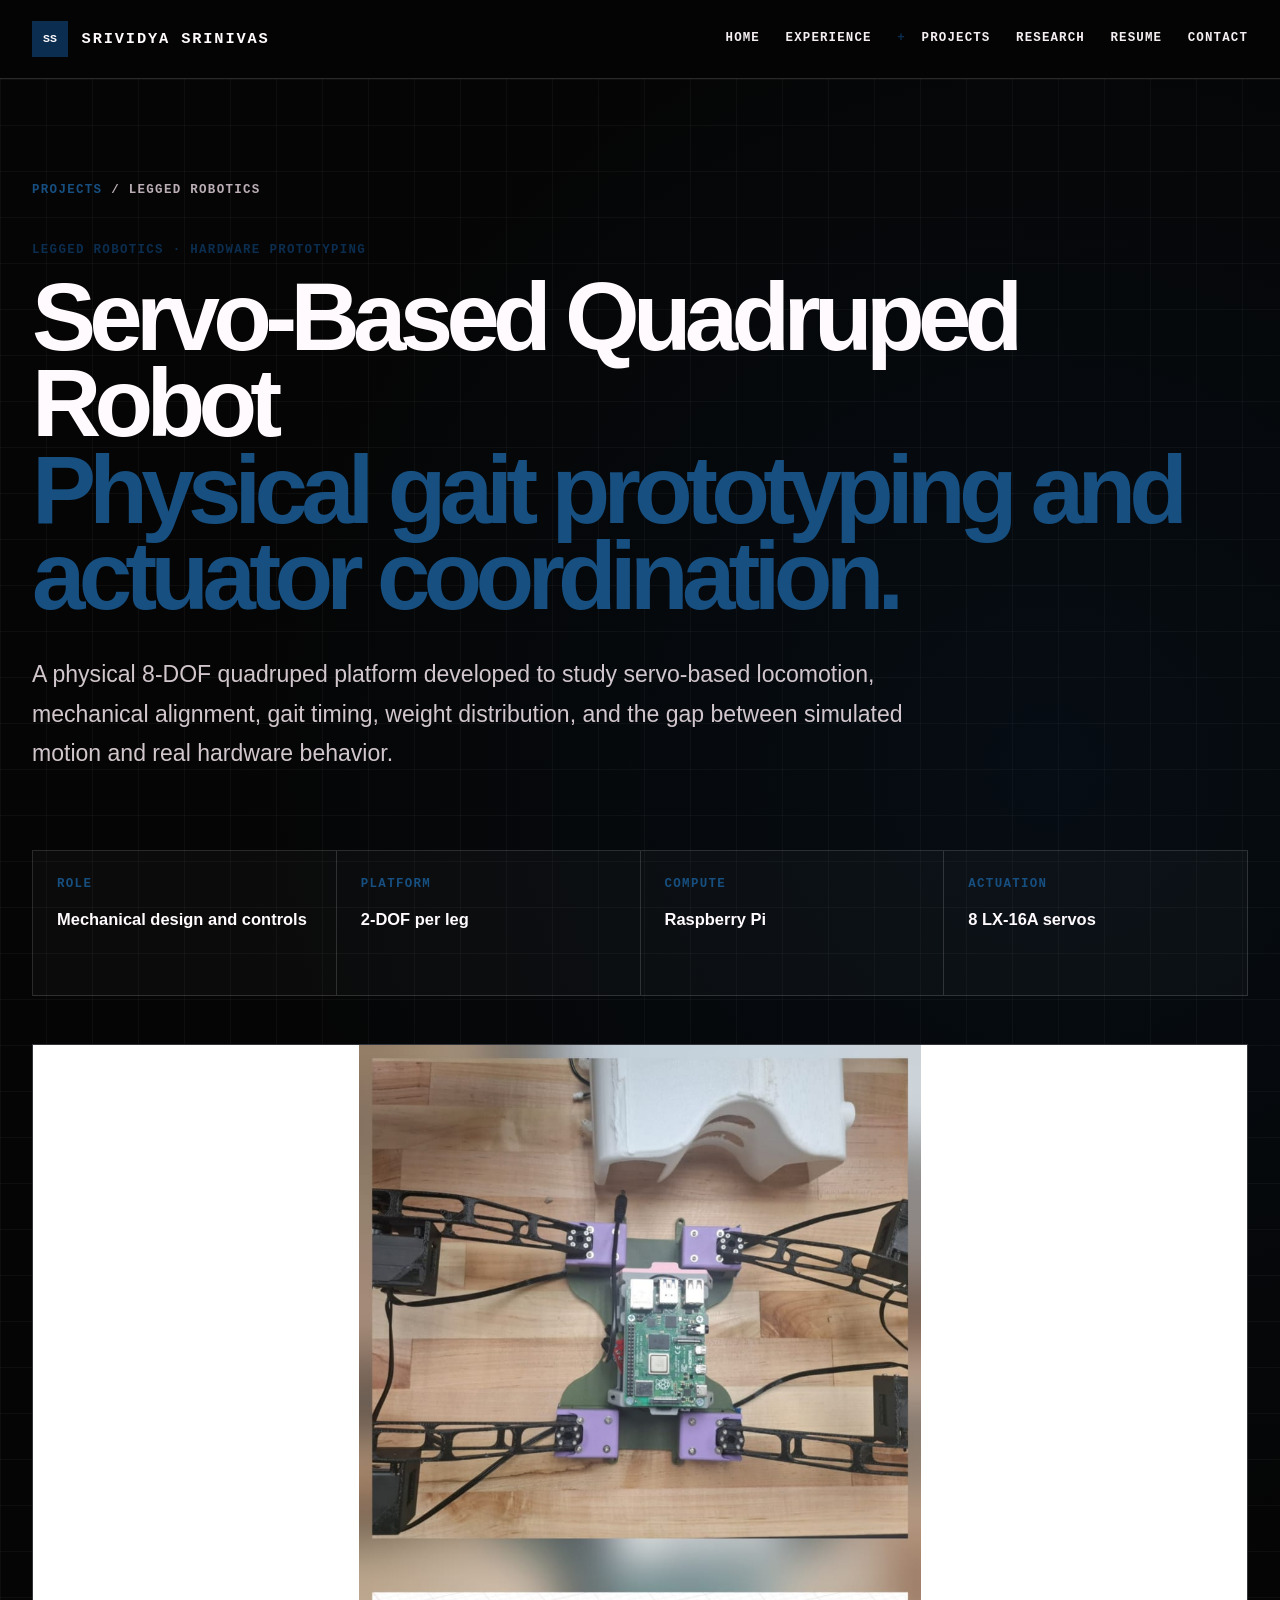
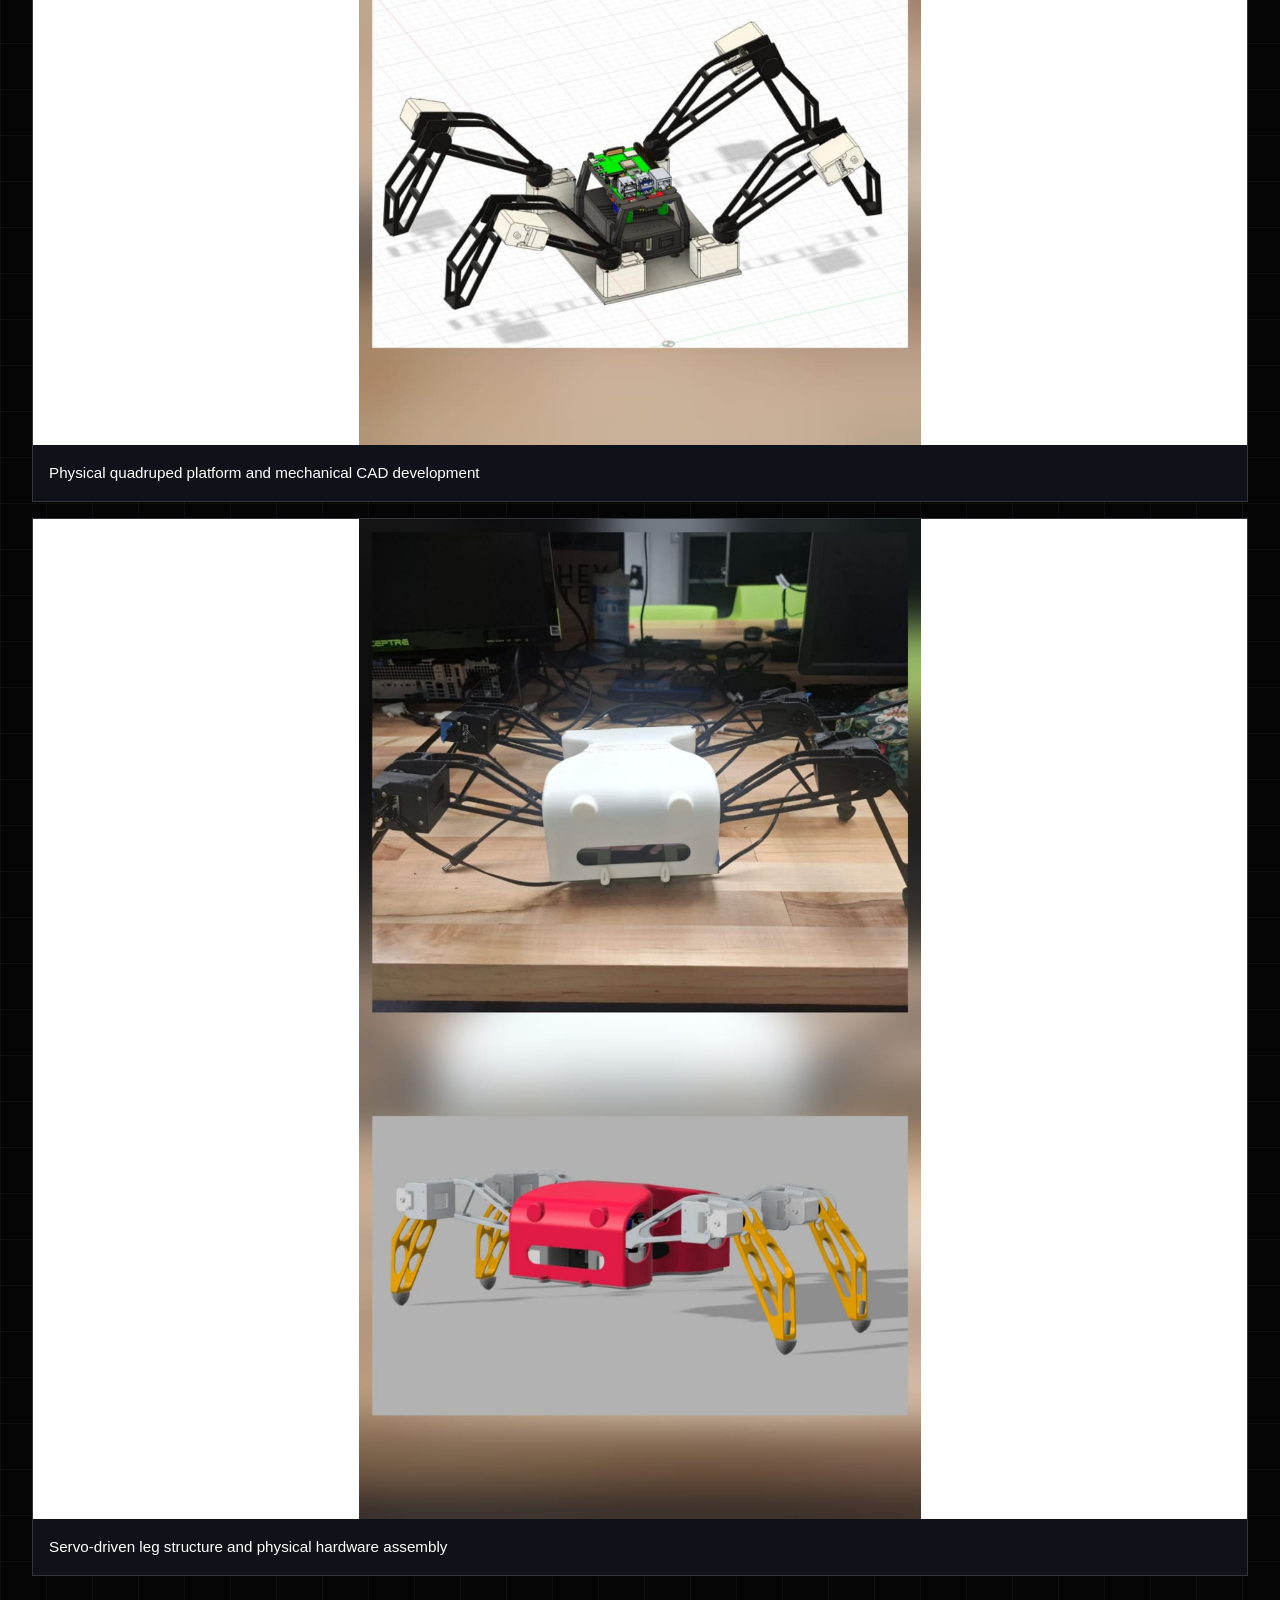
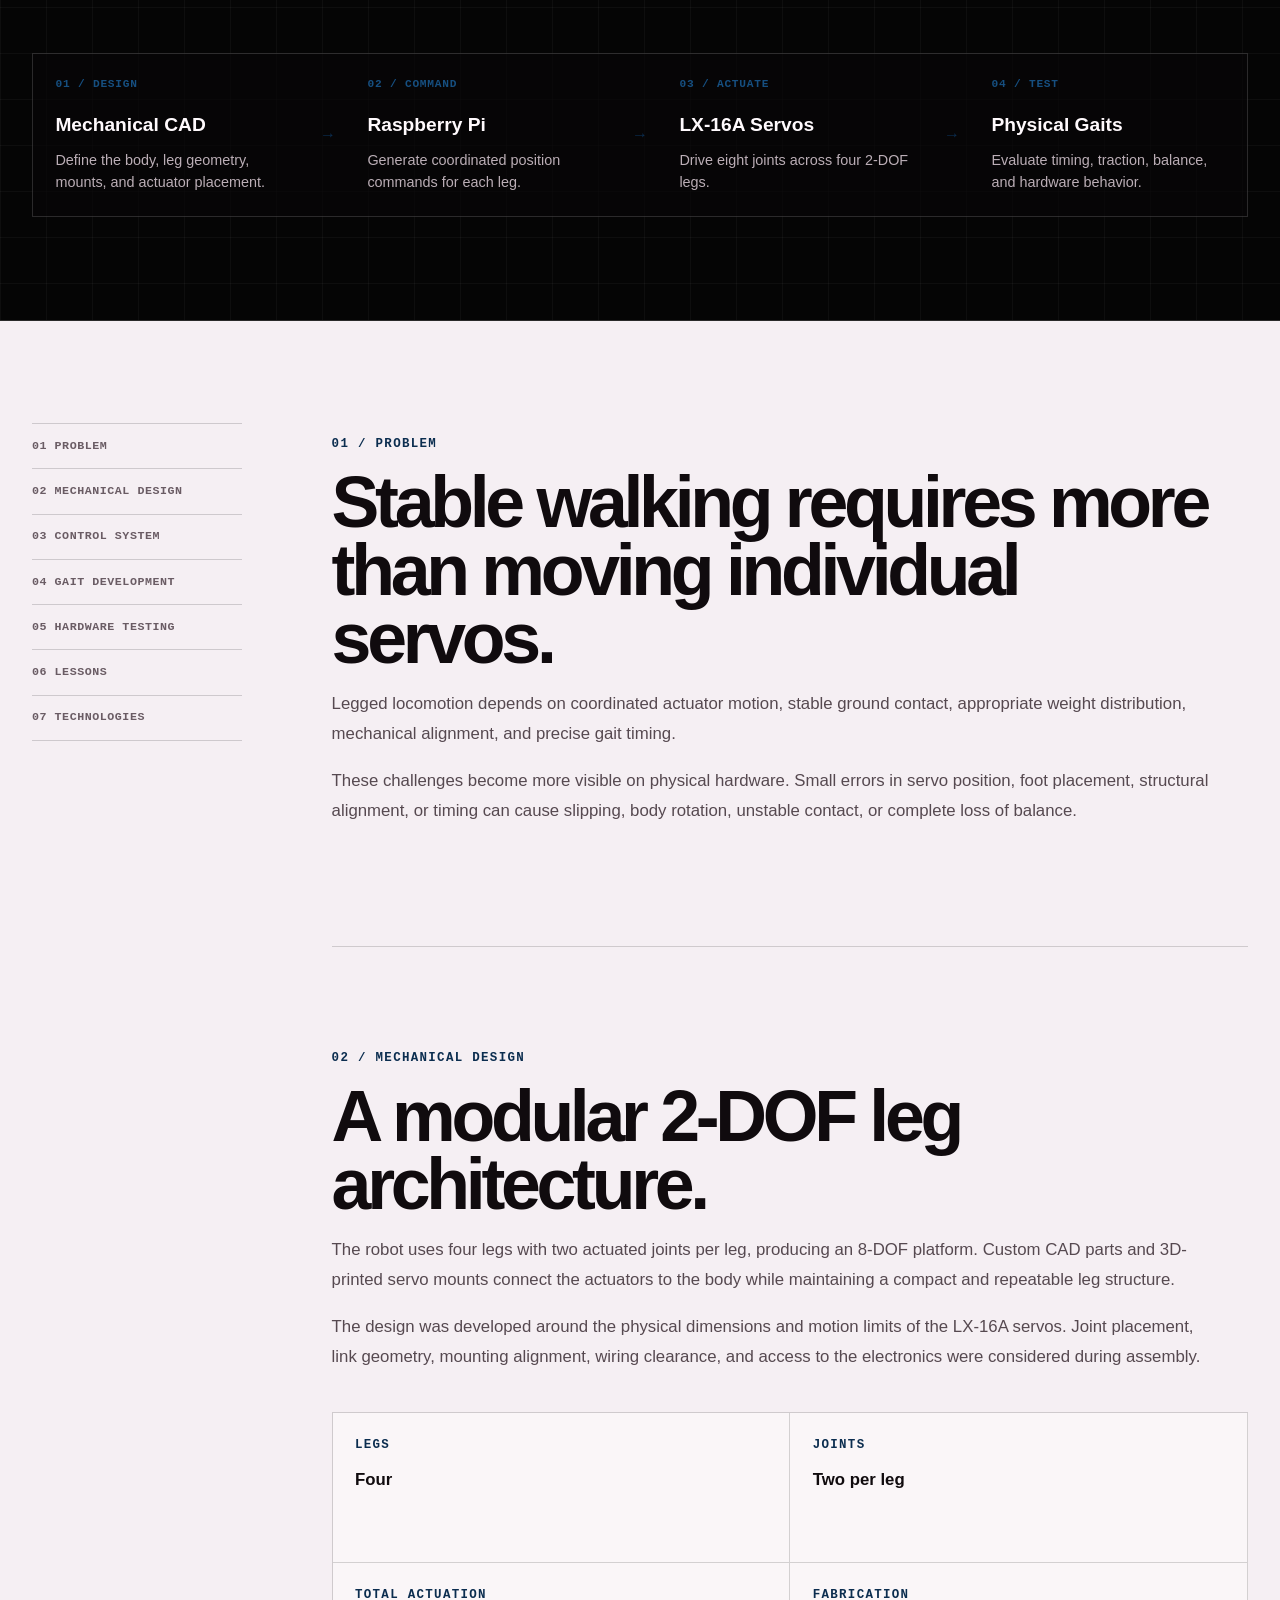
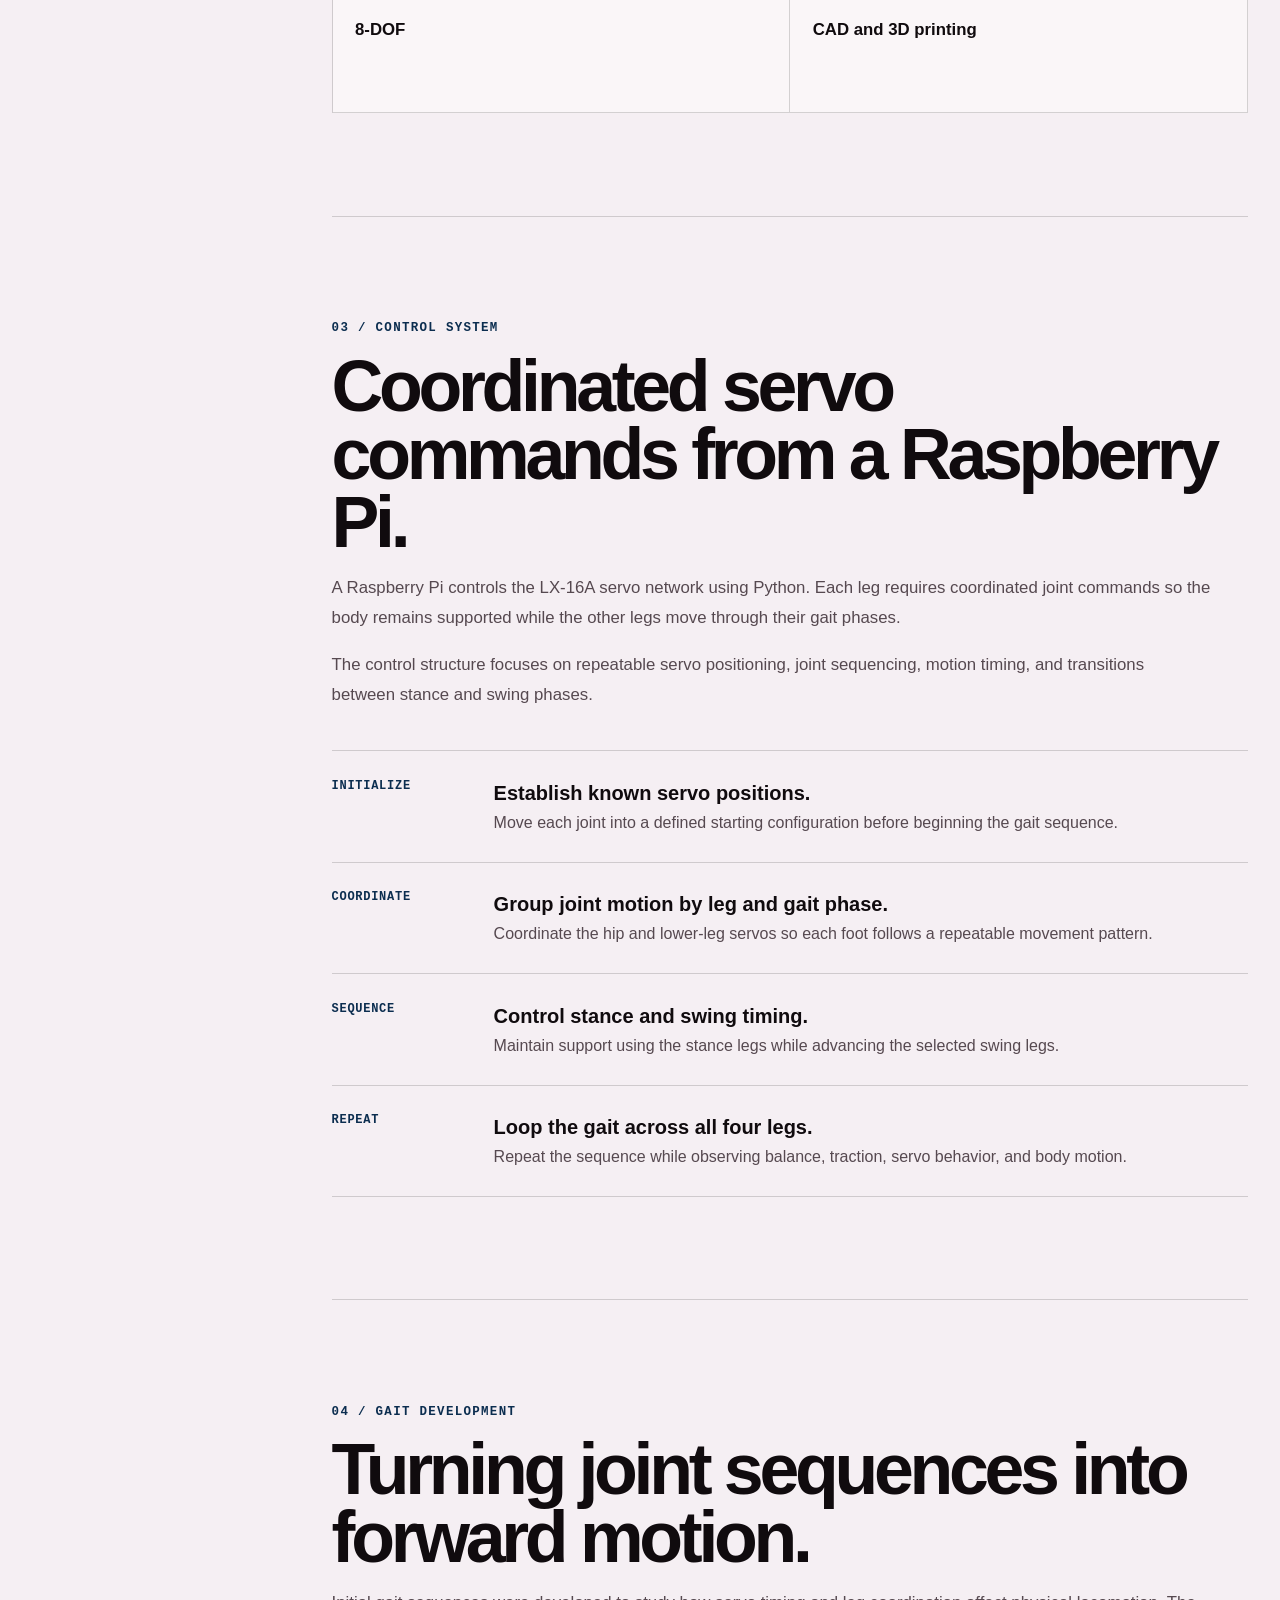
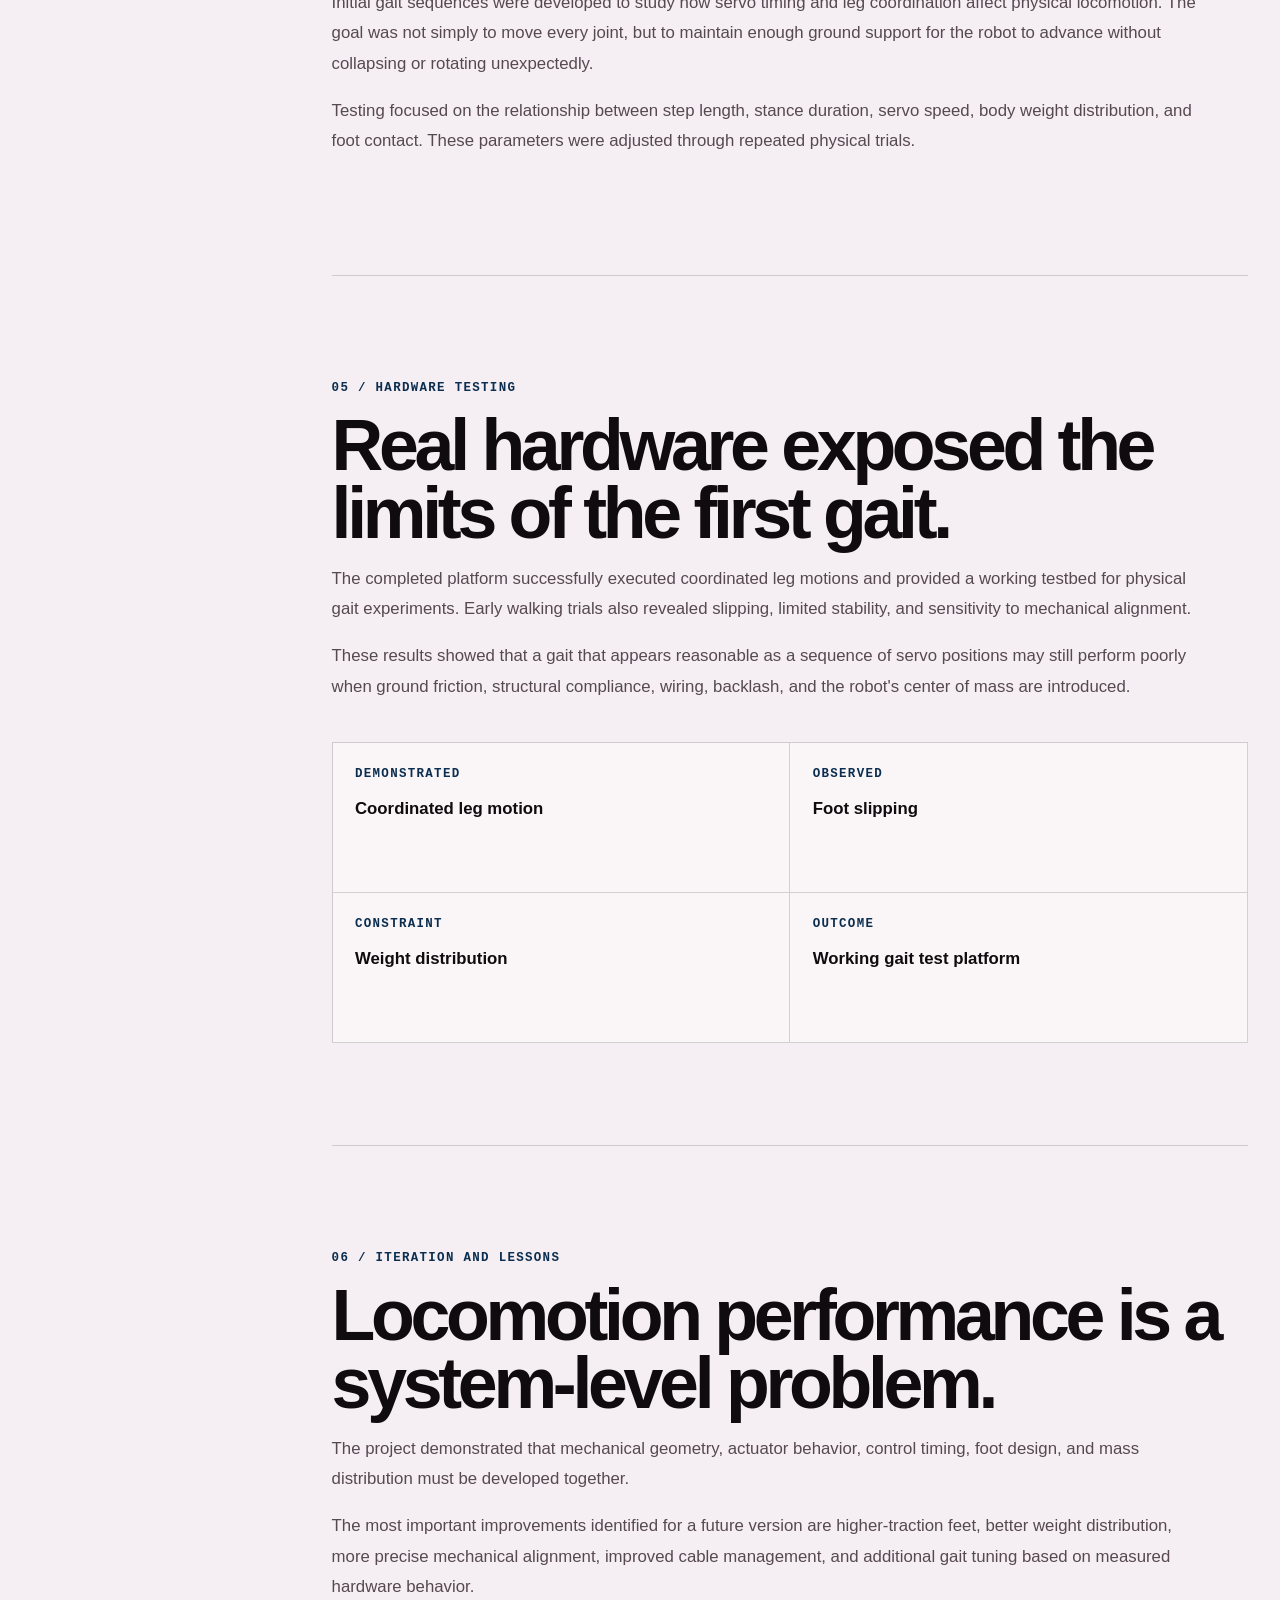
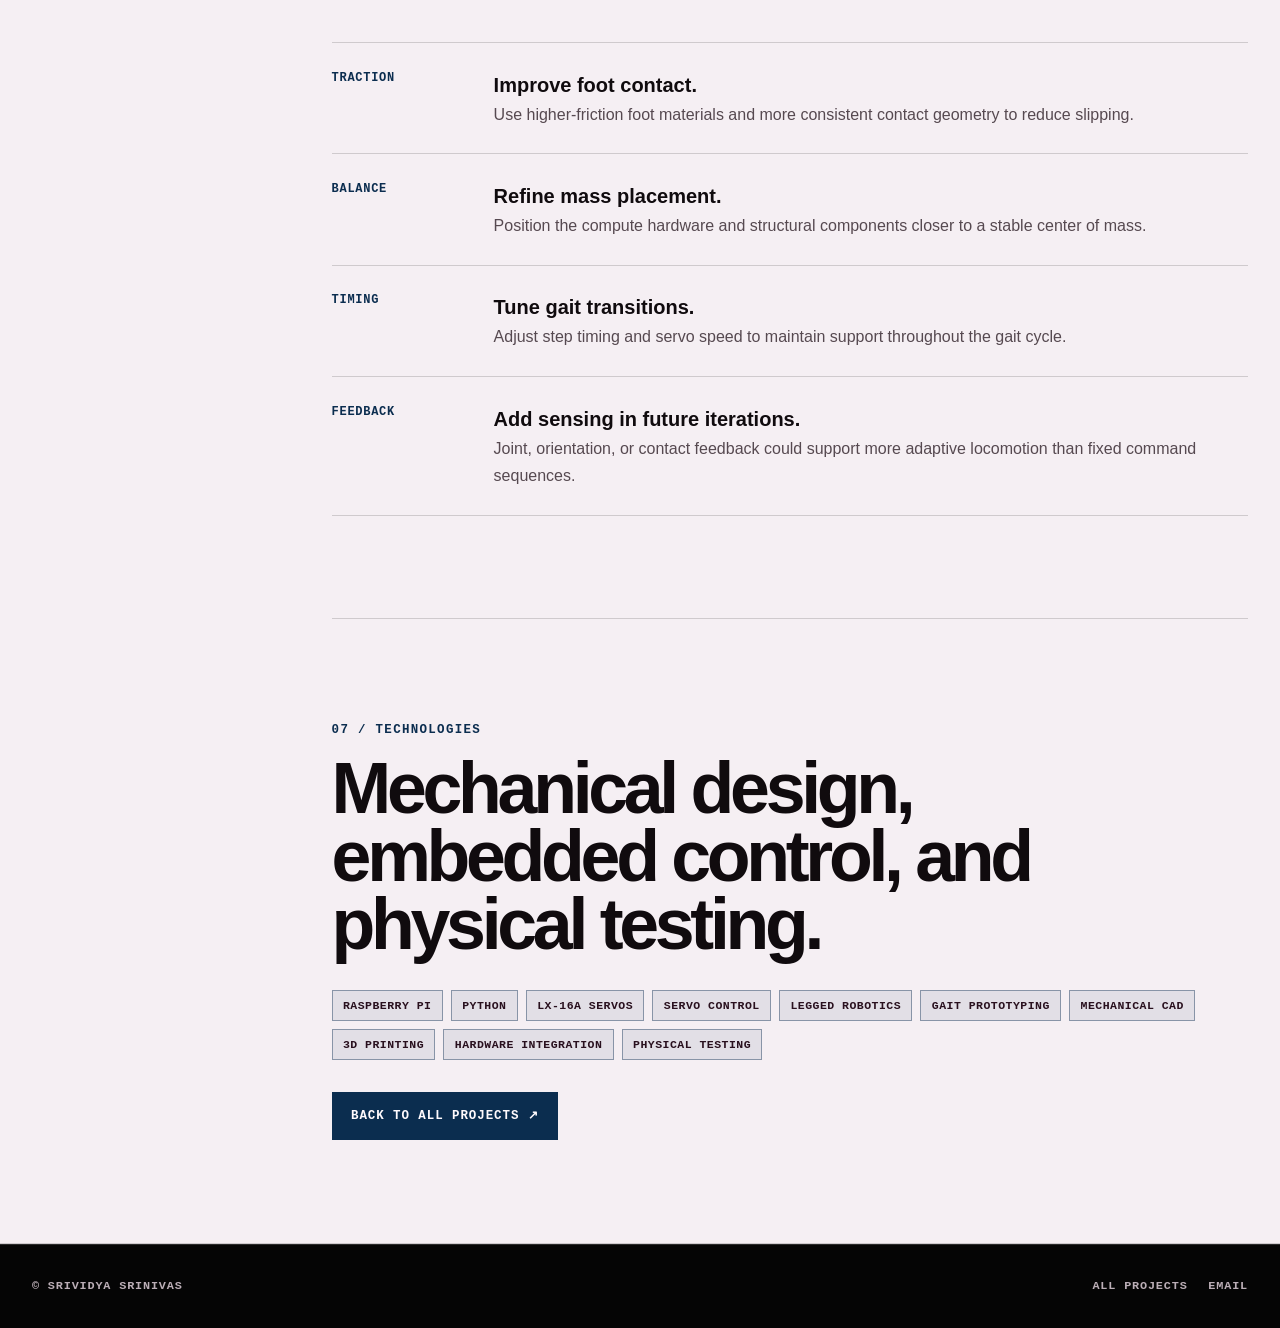
<file: projects/quadruped.html>
<!doctype html>
<html lang="en">
<head>
  <meta charset="utf-8">

  <meta
    name="viewport"
    content="width=device-width, initial-scale=1"
  >

  <meta
    name="description"
    content="Servo-based quadruped robot designed for physical gait prototyping, mechanical development, and actuator coordination."
  >

  <title>Servo-Based Quadruped Robot | Srividya Srinivas</title>

  <link rel="stylesheet" href="../assets/style.css">

  <style>
    .quadruped-media {
      display: grid;
      gap: 1rem;
      margin-top: 3rem;
    }

    .quadruped-media-card {
      margin: 0;
      border: 1px solid var(--line);
      background: #0f1218;
      overflow: hidden;
    }

    .quadruped-media-card img {
      display: block;
      width: 100%;
      height: auto;
      max-height: 1000px;
      object-fit: contain;
      background: #ffffff;
    }

    .quadruped-media-card figcaption {
      padding: 1rem;
      color: #ffffff;
      font-size: 0.95rem;
    }
  </style>
</head>

<body>
  <a class="skip-link" href="#main">Skip to content</a>

  <header class="site-header">
    <div class="nav-shell">
      <a class="brand" href="../index.html">
        <span class="brand-mark">SS</span>
        SRIVIDYA SRINIVAS
      </a>

      <button
        class="menu-toggle"
        type="button"
        aria-expanded="false"
        aria-controls="main-nav"
      >
        MENU
      </button>

      <nav
        class="main-nav"
        id="main-nav"
        aria-label="Primary navigation"
      >
        <a href="../index.html">Home</a>
        <a href="../about.html">Experience</a>

        <div class="nav-group">
          <button
            class="nav-trigger"
            type="button"
            aria-expanded="false"
          >
            Projects
          </button>

          <div class="dropdown">
            <a href="../projects.html">
            All projects
            </a>

            <a href="pressure-washing-drone.html">
            Pressure-washing drone
            </a>

            <a href="ros2-patrol.html" aria-current="page">
            ROS 2 patrol robot
            </a>

            <a href="mars-rover.html">
            Odyssey Mars Rover
            </a>

            <a href="quadruped.html">
            Quadruped robot
            </a>

            <a href="brain-registration.html">
            Brain MRI registration
            </a>
          </div>
        </div>

        <a href="../research.html">Research</a>
        <a href="../resume.html">Resume</a>
        <a href="../contact.html">Contact</a>
      </nav>
    </div>
  </header>

  <main id="main">
    <section class="project-hero">
      <div class="shell">
        <div class="breadcrumb">
          <a href="../projects.html">Projects</a>
          /
          Legged robotics
        </div>

        <p class="eyebrow">
          Legged robotics · Hardware prototyping
        </p>

        <h1>
          Servo-Based Quadruped Robot
          <span>Physical gait prototyping and actuator coordination.</span>
        </h1>

        <p class="project-lede">
          A physical 8-DOF quadruped platform developed to study
          servo-based locomotion, mechanical alignment, gait timing,
          weight distribution, and the gap between simulated motion
          and real hardware behavior.
        </p>

        <div class="project-meta">
          <div class="meta-cell">
            <span>Role</span>
            <strong>Mechanical design and controls</strong>
          </div>

          <div class="meta-cell">
            <span>Platform</span>
            <strong>2-DOF per leg</strong>
          </div>

          <div class="meta-cell">
            <span>Compute</span>
            <strong>Raspberry Pi</strong>
          </div>

          <div class="meta-cell">
            <span>Actuation</span>
            <strong>8 LX-16A servos</strong>
          </div>
        </div>

        <div class="quadruped-media">
          <figure class="quadruped-media-card">
            <img
              src="../assets/images/quadruped/quadrapede.jpeg"
              alt="Physical quadruped robot and mechanical CAD model"
            >

            <figcaption>
              Physical quadruped platform and mechanical CAD development
            </figcaption>
          </figure>

          <figure class="quadruped-media-card">
            <img
              src="../assets/images/quadruped/quadrapede1.jpeg"
              alt="Quadruped robot hardware and leg assembly"
              loading="lazy"
            >

            <figcaption>
              Servo-driven leg structure and physical hardware assembly
            </figcaption>
          </figure>
        </div>

        <div class="project-visual">
          <div class="architecture">
            <div class="node">
              <small>01 / DESIGN</small>

              <div>
                <strong>Mechanical CAD</strong>

                <p>
                  Define the body, leg geometry, mounts, and actuator placement.
                </p>
              </div>
            </div>

            <div class="arrow">→</div>

            <div class="node">
              <small>02 / COMMAND</small>

              <div>
                <strong>Raspberry Pi</strong>

                <p>
                  Generate coordinated position commands for each leg.
                </p>
              </div>
            </div>

            <div class="arrow">→</div>

            <div class="node">
              <small>03 / ACTUATE</small>

              <div>
                <strong>LX-16A Servos</strong>

                <p>
                  Drive eight joints across four 2-DOF legs.
                </p>
              </div>
            </div>

            <div class="arrow">→</div>

            <div class="node">
              <small>04 / TEST</small>

              <div>
                <strong>Physical Gaits</strong>

                <p>
                  Evaluate timing, traction, balance, and hardware behavior.
                </p>
              </div>
            </div>
          </div>
        </div>
      </div>
    </section>

    <section class="section white">
      <div class="shell case-layout">
        <nav
          class="case-nav"
          aria-label="Case study sections"
        >
          <a href="#problem">01 Problem</a>
          <a href="#design">02 Mechanical design</a>
          <a href="#control">03 Control system</a>
          <a href="#gait">04 Gait development</a>
          <a href="#testing">05 Hardware testing</a>
          <a href="#lessons">06 Lessons</a>
          <a href="#technologies">07 Technologies</a>
        </nav>

        <div class="case-content">
          <section id="problem">
            <p class="eyebrow">01 / Problem</p>

            <h2>
              Stable walking requires more than moving individual servos.
            </h2>

            <p>
              Legged locomotion depends on coordinated actuator motion,
              stable ground contact, appropriate weight distribution,
              mechanical alignment, and precise gait timing.
            </p>

            <p>
              These challenges become more visible on physical hardware.
              Small errors in servo position, foot placement, structural
              alignment, or timing can cause slipping, body rotation,
              unstable contact, or complete loss of balance.
            </p>
          </section>

          <section id="design">
            <p class="eyebrow">02 / Mechanical Design</p>

            <h2>
              A modular 2-DOF leg architecture.
            </h2>

            <p>
              The robot uses four legs with two actuated joints per leg,
              producing an 8-DOF platform. Custom CAD parts and
              3D-printed servo mounts connect the actuators to the body
              while maintaining a compact and repeatable leg structure.
            </p>

            <p>
              The design was developed around the physical dimensions
              and motion limits of the LX-16A servos. Joint placement,
              link geometry, mounting alignment, wiring clearance, and
              access to the electronics were considered during assembly.
            </p>

            <div class="fact-grid">
              <div class="fact">
                <span>Legs</span>
                <strong>Four</strong>
              </div>

              <div class="fact">
                <span>Joints</span>
                <strong>Two per leg</strong>
              </div>

              <div class="fact">
                <span>Total Actuation</span>
                <strong>8-DOF</strong>
              </div>

              <div class="fact">
                <span>Fabrication</span>
                <strong>CAD and 3D printing</strong>
              </div>
            </div>
          </section>

          <section id="control">
            <p class="eyebrow">03 / Control System</p>

            <h2>
              Coordinated servo commands from a Raspberry Pi.
            </h2>

            <p>
              A Raspberry Pi controls the LX-16A servo network using
              Python. Each leg requires coordinated joint commands so
              the body remains supported while the other legs move
              through their gait phases.
            </p>

            <p>
              The control structure focuses on repeatable servo
              positioning, joint sequencing, motion timing, and
              transitions between stance and swing phases.
            </p>

            <div class="timeline">
              <div class="timeline-item">
                <span>Initialize</span>

                <div>
                  <h3>Establish known servo positions.</h3>

                  <p>
                    Move each joint into a defined starting configuration
                    before beginning the gait sequence.
                  </p>
                </div>
              </div>

              <div class="timeline-item">
                <span>Coordinate</span>

                <div>
                  <h3>Group joint motion by leg and gait phase.</h3>

                  <p>
                    Coordinate the hip and lower-leg servos so each foot
                    follows a repeatable movement pattern.
                  </p>
                </div>
              </div>

              <div class="timeline-item">
                <span>Sequence</span>

                <div>
                  <h3>Control stance and swing timing.</h3>

                  <p>
                    Maintain support using the stance legs while advancing
                    the selected swing legs.
                  </p>
                </div>
              </div>

              <div class="timeline-item">
                <span>Repeat</span>

                <div>
                  <h3>Loop the gait across all four legs.</h3>

                  <p>
                    Repeat the sequence while observing balance, traction,
                    servo behavior, and body motion.
                  </p>
                </div>
              </div>
            </div>
          </section>

          <section id="gait">
            <p class="eyebrow">04 / Gait Development</p>

            <h2>
              Turning joint sequences into forward motion.
            </h2>

            <p>
              Initial gait sequences were developed to study how servo
              timing and leg coordination affect physical locomotion.
              The goal was not simply to move every joint, but to maintain
              enough ground support for the robot to advance without
              collapsing or rotating unexpectedly.
            </p>

            <p>
              Testing focused on the relationship between step length,
              stance duration, servo speed, body weight distribution,
              and foot contact. These parameters were adjusted through
              repeated physical trials.
            </p>
          </section>

          <section id="testing">
            <p class="eyebrow">05 / Hardware Testing</p>

            <h2>
              Real hardware exposed the limits of the first gait.
            </h2>

            <p>
              The completed platform successfully executed coordinated
              leg motions and provided a working testbed for physical
              gait experiments. Early walking trials also revealed
              slipping, limited stability, and sensitivity to mechanical
              alignment.
            </p>

            <p>
              These results showed that a gait that appears reasonable
              as a sequence of servo positions may still perform poorly
              when ground friction, structural compliance, wiring,
              backlash, and the robot's center of mass are introduced.
            </p>

            <div class="fact-grid">
              <div class="fact">
                <span>Demonstrated</span>
                <strong>Coordinated leg motion</strong>
              </div>

              <div class="fact">
                <span>Observed</span>
                <strong>Foot slipping</strong>
              </div>

              <div class="fact">
                <span>Constraint</span>
                <strong>Weight distribution</strong>
              </div>

              <div class="fact">
                <span>Outcome</span>
                <strong>Working gait test platform</strong>
              </div>
            </div>
          </section>

          <section id="lessons">
            <p class="eyebrow">06 / Iteration and Lessons</p>

            <h2>
              Locomotion performance is a system-level problem.
            </h2>

            <p>
              The project demonstrated that mechanical geometry,
              actuator behavior, control timing, foot design, and mass
              distribution must be developed together.
            </p>

            <p>
              The most important improvements identified for a future
              version are higher-traction feet, better weight
              distribution, more precise mechanical alignment, improved
              cable management, and additional gait tuning based on
              measured hardware behavior.
            </p>

            <div class="timeline">
              <div class="timeline-item">
                <span>Traction</span>

                <div>
                  <h3>Improve foot contact.</h3>

                  <p>
                    Use higher-friction foot materials and more consistent
                    contact geometry to reduce slipping.
                  </p>
                </div>
              </div>

              <div class="timeline-item">
                <span>Balance</span>

                <div>
                  <h3>Refine mass placement.</h3>

                  <p>
                    Position the compute hardware and structural
                    components closer to a stable center of mass.
                  </p>
                </div>
              </div>

              <div class="timeline-item">
                <span>Timing</span>

                <div>
                  <h3>Tune gait transitions.</h3>

                  <p>
                    Adjust step timing and servo speed to maintain support
                    throughout the gait cycle.
                  </p>
                </div>
              </div>

              <div class="timeline-item">
                <span>Feedback</span>

                <div>
                  <h3>Add sensing in future iterations.</h3>

                  <p>
                    Joint, orientation, or contact feedback could support
                    more adaptive locomotion than fixed command sequences.
                  </p>
                </div>
              </div>
            </div>
          </section>

          <section id="technologies">
            <p class="eyebrow">07 / Technologies</p>

            <h2>
              Mechanical design, embedded control, and physical testing.
            </h2>

            <div class="tag-cloud">
              <span>Raspberry Pi</span>
              <span>Python</span>
              <span>LX-16A Servos</span>
              <span>Servo Control</span>
              <span>Legged Robotics</span>
              <span>Gait Prototyping</span>
              <span>Mechanical CAD</span>
              <span>3D Printing</span>
              <span>Hardware Integration</span>
              <span>Physical Testing</span>
            </div>

            <a
              class="button"
              href="../projects.html"
            >
              Back to all projects ↗
            </a>
          </section>
        </div>
      </div>
    </section>
  </main>

  <footer class="site-footer">
    <div class="shell footer-grid">
      <p>
        © <span data-year></span> SRIVIDYA SRINIVAS
      </p>

      <div class="footer-links">
        <a href="../projects.html">All projects</a>
        <a href="mailto:ss7703@columbia.edu">Email</a>
      </div>
    </div>
  </footer>

  <script src="../assets/main.js"></script>
</body>
</html>
</file>
<file: assets/style.css>
:root {
  --black: #050505;
  --black-soft: #0d0a0c;
  --black-raised: #171116;
  --white: #fffafd;
  --white-soft: #f5eff3;
  --ink: #fffafd;
  --paper: #050505;
  --muted: #bbaeb6;
  --pink: #0b2d4f;
  --pink-bright: #164f80;
  --pink-soft: #8fb3d1;
  --blue: #164f80;
  --line: rgba(255, 255, 255, 0.15);
  --line-dark: rgba(12, 8, 10, 0.16);
  --shadow: 0 24px 70px rgba(0, 0, 0, 0.35);
  --shell: 1480px;
  --header-height: 78px;
  --mono: "SFMono-Regular", Consolas, "Liberation Mono", monospace;
  --sans: Inter, "Helvetica Neue", Helvetica, Arial, sans-serif;
}

*,
*::before,
*::after {
  box-sizing: border-box;
}

html {
  scroll-behavior: smooth;
  scroll-padding-top: calc(var(--header-height) + 24px);
}

body {
  min-width: 320px;
  margin: 0;
  overflow-x: hidden;
  background: var(--black);
  color: var(--white);
  font-family: var(--sans);
  font-size: 16px;
  line-height: 1.6;
  -webkit-font-smoothing: antialiased;
  text-rendering: optimizeLegibility;
}

body::selection {
  background: var(--pink);
  color: var(--white);
}

a {
  color: inherit;
  text-decoration: none;
}

button,
input,
textarea,
select {
  font: inherit;
}

button,
a {
  -webkit-tap-highlight-color: transparent;
}

img,
video,
iframe {
  display: block;
  max-width: 100%;
}

figure {
  margin: 0;
}

p,
h1,
h2,
h3,
h4 {
  overflow-wrap: break-word;
}

.shell,
.nav-shell,
.about-shell,
.contact-shell {
  width: min(var(--shell), calc(100% - 64px));
  margin-inline: auto;
}

.skip-link {
  position: fixed;
  top: 12px;
  left: 12px;
  z-index: 9999;
  padding: 0.75rem 1rem;
  transform: translateY(-160%);
  border: 1px solid var(--pink);
  background: var(--black);
  color: var(--white);
  font-family: var(--mono);
  font-size: 0.78rem;
  font-weight: 700;
  letter-spacing: 0.08em;
  text-transform: uppercase;
  transition: transform 180ms ease;
}

.skip-link:focus {
  transform: translateY(0);
}

.site-header {
  position: sticky;
  top: 0;
  z-index: 1000;
  min-height: var(--header-height);
  border-bottom: 1px solid var(--line);
  background: rgba(5, 5, 5, 0.9);
  backdrop-filter: blur(18px);
  -webkit-backdrop-filter: blur(18px);
}

.nav-shell {
  display: flex;
  min-height: var(--header-height);
  align-items: center;
  justify-content: space-between;
  gap: 2rem;
}

.brand {
  display: inline-flex;
  align-items: center;
  gap: 0.85rem;
  color: var(--white);
  font-family: var(--mono);
  font-size: 0.96rem;
  font-weight: 800;
  letter-spacing: 0.12em;
  line-height: 1.2;
  text-transform: uppercase;
}

.brand-mark {
  display: grid;
  width: 36px;
  height: 36px;
  place-items: center;
  border: 1px solid var(--pink);
  background: var(--pink);
  color: var(--white);
  font-size: 0.72rem;
  letter-spacing: 0;
  transition: background 180ms ease, color 180ms ease;
}

.brand:hover .brand-mark,
.brand:focus-visible .brand-mark {
  background: transparent;
  color: var(--pink-bright);
}

.main-nav {
  display: flex;
  align-items: center;
  gap: clamp(1.15rem, 2vw, 2.25rem);
}

.main-nav > a,
.nav-trigger {
  position: relative;
  padding: 0.65rem 0;
  border: 0;
  background: transparent;
  color: var(--white-soft);
  cursor: pointer;
  font-family: var(--mono);
  font-size: 0.78rem;
  font-weight: 800;
  letter-spacing: 0.09em;
  text-transform: uppercase;
}

.main-nav > a::after,
.nav-trigger::after {
  position: absolute;
  right: 0;
  bottom: 0.25rem;
  left: 0;
  height: 2px;
  transform: scaleX(0);
  transform-origin: left;
  background: var(--pink);
  content: "";
  transition: transform 180ms ease;
}

.main-nav > a:hover::after,
.main-nav > a:focus-visible::after,
.main-nav > a[aria-current="page"]::after,
.nav-trigger:hover::after,
.nav-trigger:focus-visible::after,
.nav-group.is-open .nav-trigger::after,
.nav-group.open .nav-trigger::after {
  transform: scaleX(1);
}

.main-nav > a[aria-current="page"],
.nav-trigger[aria-expanded="true"] {
  color: var(--pink-bright);
}

.nav-group {
  position: relative;
}

.nav-trigger::before {
  margin-right: 0.45rem;
  color: var(--pink);
  content: "+";
}

.nav-trigger[aria-expanded="true"]::before {
  content: "−";
}

.dropdown {
  position: absolute;
  top: calc(100% + 10px);
  left: 50%;
  display: grid;
  width: max-content;
  min-width: 290px;
  padding: 0.55rem;
  transform: translate(-50%, 10px);
  visibility: hidden;
  border: 1px solid rgba(11, 45, 79, 0.4);
  background: rgba(10, 8, 9, 0.98);
  box-shadow: var(--shadow);
  opacity: 0;
  transition: opacity 160ms ease, transform 160ms ease, visibility 160ms;
}

.dropdown a {
  padding: 0.8rem 0.9rem;
  color: var(--white-soft);
  font-family: var(--mono);
  font-size: 0.76rem;
  font-weight: 700;
  letter-spacing: 0.055em;
  text-transform: uppercase;
  transition: background 150ms ease, color 150ms ease, padding 150ms ease;
}

.dropdown a:hover,
.dropdown a:focus-visible,
.dropdown a[aria-current="page"] {
  padding-left: 1.2rem;
  background: var(--pink);
  color: var(--white);
}

.nav-group:hover .dropdown,
.nav-group:focus-within .dropdown,
.nav-group.is-open .dropdown,
.nav-group.open .dropdown {
  transform: translate(-50%, 0);
  visibility: visible;
  opacity: 1;
}

.menu-toggle {
  display: none;
  padding: 0.7rem 0.9rem;
  border: 1px solid var(--pink);
  background: transparent;
  color: var(--white);
  cursor: pointer;
  font-family: var(--mono);
  font-size: 0.76rem;
  font-weight: 800;
  letter-spacing: 0.08em;
}

.button {
  display: inline-flex;
  min-height: 48px;
  align-items: center;
  justify-content: center;
  padding: 0.85rem 1.15rem;
  border: 1px solid var(--pink);
  background: var(--pink);
  color: var(--white);
  font-family: var(--mono);
  font-size: 0.78rem;
  font-weight: 800;
  letter-spacing: 0.075em;
  line-height: 1.2;
  text-transform: uppercase;
  transition: background 180ms ease, color 180ms ease, transform 180ms ease, box-shadow 180ms ease;
}

.button:hover,
.button:focus-visible {
  transform: translateY(-2px);
  background: var(--white);
  color: var(--black);
  box-shadow: 0 12px 34px rgba(11, 45, 79, 0.34);
}

.button.secondary {
  border-color: rgba(255, 255, 255, 0.45);
  background: rgba(5, 5, 5, 0.5);
  color: var(--white);
}

.button.secondary:hover,
.button.secondary:focus-visible {
  border-color: var(--pink);
  background: var(--pink);
}

.eyebrow,
.breadcrumb,
.project-no,
.meta-cell span,
.fact span,
.about-eyebrow,
.about-role,
.award-rank,
.experience-date,
.experience-organization,
.education-date,
.coursework-label {
  font-family: var(--mono);
  font-size: 0.78rem;
  font-weight: 800;
  letter-spacing: 0.105em;
  text-transform: uppercase;
}

.eyebrow,
.about-eyebrow,
.project-no,
.award-rank {
  color: var(--pink) !important;
}

.section,
.about-section {
  position: relative;
  padding: clamp(5rem, 8vw, 8.5rem) 0;
}

.section.white,
.about-section.white {
  border-bottom: 1px solid var(--line-dark);
  background: var(--white-soft) !important;
  color: #100b0e;
}

.section.white .eyebrow,
.section.white a:not(.button),
.about-section.white .about-eyebrow {
  color: var(--pink);
}

.section-head {
  display: grid;
  grid-template-columns: minmax(0, 1.2fr) minmax(280px, 0.8fr);
  gap: 3rem;
  align-items: end;
  margin-bottom: clamp(3rem, 6vw, 5.5rem);
}

.section-head h2,
.signal-band h2,
.case-content h2,
.about-section-heading h2,
.page-title,
.contact-heading {
  margin: 0;
  font-size: clamp(2.8rem, 5.6vw, 6.4rem);
  line-height: 0.95;
  letter-spacing: -0.06em;
}

.section-head p {
  margin: 0;
  color: #53474e;
  font-size: 1.05rem;
  line-height: 1.75;
}

.intro-hero {
  position: relative;
  isolation: isolate;
  min-height: calc(100vh - var(--header-height));
  overflow: hidden;
  border-bottom: 1px solid var(--line) !important;
  background: var(--black) !important;
  color: var(--white);
}

.intro-hero::before {
  position: absolute;
  z-index: -2;
  inset: 0;
  background:
    linear-gradient(90deg, rgba(5, 5, 5, 0.98) 0%, rgba(5, 5, 5, 0.88) 46%, rgba(5, 5, 5, 0.56) 100%),
    linear-gradient(180deg, rgba(5, 5, 5, 0.2), rgba(5, 5, 5, 0.92)),
    url("backgrounds/nyc_skyline.webp") center / cover no-repeat;
  content: "";
  filter: grayscale(0.7) contrast(1.08);
}

.intro-hero::after {
  position: absolute;
  z-index: -1;
  inset: 0;
  background-image:
    url("images/pressure-washing-drone/drone 3.png"),
    url("images/mars-rover.jpeg"),
    url("images/quadruped/quadrapede.jpeg");
  background-repeat: no-repeat;
  background-position: right -6vw top 12%, left -4vw bottom -12%, right 26% bottom -20%;
  background-size: min(35vw, 520px), min(30vw, 430px), min(26vw, 380px);
  content: "";
  filter: grayscale(1) contrast(1.25);
  opacity: 0.075;
  pointer-events: none;
}

.intro-grid {
  position: relative;
  z-index: 1;
}

.intro-photo-frame {
  border: 1px solid rgba(11, 45, 79, 0.5) !important;
  background: var(--black-raised) !important;
  box-shadow: 22px 22px 0 rgba(11, 45, 79, 0.12), var(--shadow);
}

.intro-photo-frame img {
  filter: saturate(0.75) contrast(1.05);
}

.intro-content h1 {
  color: var(--white);
  text-shadow: 0 10px 40px rgba(0, 0, 0, 0.5);
}

.intro-lead {
  color: var(--white-soft);
}

.intro-question {
  color: var(--pink-bright) !important;
}

.intro-body {
  color: #d1c6cc !important;
}

.intro-body strong {
  color: var(--white) !important;
}

.capability-strip {
  overflow: hidden;
  border-block: 1px solid rgba(11, 45, 79, 0.35);
  background: var(--pink);
  color: var(--white);
}

.capability-row {
  display: flex;
  min-height: 70px;
  align-items: center;
  justify-content: space-between;
  gap: 1.25rem;
  font-family: var(--mono);
  font-size: 0.78rem;
  font-weight: 800;
  letter-spacing: 0.08em;
  text-transform: uppercase;
  white-space: nowrap;
}

.capability-row i {
  font-style: normal;
  opacity: 0.65;
}

.project-list {
  border-top: 1px solid var(--line-dark);
}

.project-row {
  display: grid;
  grid-template-columns: 100px minmax(0, 1.3fr) minmax(220px, 0.7fr) 40px;
  gap: clamp(1rem, 3vw, 3rem);
  align-items: center;
  padding: clamp(1.7rem, 3vw, 2.8rem) 0;
  border-bottom: 1px solid var(--line-dark);
  color: #100b0e !important;
  transition: color 180ms ease, padding 180ms ease, background 180ms ease;
}

.project-row:hover,
.project-row:focus-visible {
  padding-inline: 1.2rem;
  background: var(--pink);
  color: var(--white) !important;
  outline: none;
}

.project-row:hover .project-no,
.project-row:focus-visible .project-no,
.project-row:hover p,
.project-row:focus-visible p {
  color: var(--white) !important;
}

.project-row h3 {
  margin: 0;
  font-size: clamp(1.5rem, 2.2vw, 2.25rem);
  line-height: 1.14;
  letter-spacing: -0.03em;
}

.project-row p {
  max-width: 760px;
  margin: 0.7rem 0 0;
  color: #5e5158;
  line-height: 1.65;
}

.project-tags,
.about-tags,
.skill-cloud,
.tag-cloud {
  display: flex;
  flex-wrap: wrap;
  gap: 0.5rem;
}

.tag,
.about-tags span,
.skill-cloud span,
.tag-cloud span {
  padding: 0.46rem 0.65rem;
  border: 1px solid currentColor;
  font-family: var(--mono);
  font-size: 0.72rem;
  font-weight: 700;
  letter-spacing: 0.04em;
  line-height: 1.25;
  text-transform: uppercase;
}

.project-arrow {
  color: var(--pink);
  font-size: 1.5rem;
  transition: transform 180ms ease, color 180ms ease;
}

.project-row:hover .project-arrow,
.project-row:focus-visible .project-arrow {
  transform: translate(4px, -4px);
  color: var(--white);
}

.signal-band {
  position: relative;
  overflow: hidden;
  padding: clamp(4.5rem, 8vw, 8rem) 0;
  background: var(--pink);
  color: var(--white);
}

.signal-band::before {
  position: absolute;
  inset: 0;
  background-image: linear-gradient(rgba(255, 255, 255, 0.08) 1px, transparent 1px), linear-gradient(90deg, rgba(255, 255, 255, 0.08) 1px, transparent 1px);
  background-size: 38px 38px;
  content: "";
  pointer-events: none;
}

.signal-band .shell {
  position: relative;
  display: flex;
  align-items: flex-end;
  justify-content: space-between;
  gap: 3rem;
}

.signal-band h2 {
  max-width: 1050px;
}

.signal-band .button {
  flex: 0 0 auto;
  border-color: var(--white);
  background: var(--black);
}

.site-footer {
  padding: 2rem 0;
  border-top: 1px solid var(--line);
  background: var(--black);
  color: var(--muted);
}

.footer-grid {
  display: flex;
  align-items: center;
  justify-content: space-between;
  gap: 2rem;
}

.site-footer p,
.footer-links {
  margin: 0;
  font-family: var(--mono);
  font-size: 0.74rem;
  font-weight: 700;
  letter-spacing: 0.07em;
  text-transform: uppercase;
}

.footer-links {
  display: flex;
  flex-wrap: wrap;
  gap: 1.3rem;
}

.footer-links a:hover,
.footer-links a:focus-visible {
  color: var(--pink-bright);
}

.page-hero,
.project-hero,
.about-hero {
  position: relative;
  isolation: isolate;
  overflow: hidden;
  border-bottom: 1px solid var(--line) !important;
  background: var(--black) !important;
  color: var(--white);
}

.page-hero,
.about-hero {
  padding: clamp(5rem, 9vw, 9rem) 0 !important;
}

.page-hero::before,
.project-hero::before,
.about-hero::before {
  position: absolute;
  z-index: -1;
  inset: 0;
  background:
    radial-gradient(circle at 82% 20%, rgba(11, 45, 79, 0.2), transparent 28%),
    linear-gradient(rgba(255, 255, 255, 0.035) 1px, transparent 1px),
    linear-gradient(90deg, rgba(255, 255, 255, 0.035) 1px, transparent 1px);
  background-size: auto, 46px 46px, 46px 46px;
  content: "";
}

.page-hero-grid {
  display: grid;
  grid-template-columns: minmax(0, 1.25fr) minmax(300px, 0.75fr);
  gap: clamp(2.5rem, 7vw, 7rem);
  align-items: end;
}

.page-title {
  color: var(--white);
}

.project-hero {
  padding: clamp(5rem, 8vw, 8rem) 0;
}

.breadcrumb {
  margin-bottom: 2.5rem;
  color: var(--muted);
}

.breadcrumb a {
  color: var(--pink-bright);
}

.project-hero h1 {
  max-width: 1260px;
  margin: 0;
  color: var(--white);
  font-size: clamp(3.6rem, 7.5vw, 8.5rem);
  line-height: 0.9;
  letter-spacing: -0.07em;
}

.project-hero h1 span {
  display: block;
  color: var(--pink-bright);
}

.project-lede {
  max-width: 920px;
  margin: 2.25rem 0 0;
  color: #d1c6cc;
  font-size: clamp(1.15rem, 1.8vw, 1.45rem);
  line-height: 1.7;
}

.project-meta {
  display: grid;
  margin-top: clamp(3rem, 6vw, 5rem);
  grid-template-columns: repeat(4, minmax(0, 1fr));
  border-top: 1px solid var(--line);
  border-left: 1px solid var(--line);
}

.meta-cell {
  min-height: 145px;
  padding: 1.5rem;
  border-right: 1px solid var(--line);
  border-bottom: 1px solid var(--line);
  background: rgba(255, 255, 255, 0.025);
}

.meta-cell span {
  display: block;
  margin-bottom: 0.8rem;
  color: var(--pink-bright);
}

.meta-cell strong {
  font-size: 1.03rem;
  line-height: 1.45;
}

.project-visual {
  margin-top: clamp(2.5rem, 6vw, 5rem);
}

.architecture {
  display: grid;
  grid-template-columns: repeat(7, auto);
  align-items: stretch;
  border: 1px solid var(--line);
  background: rgba(8, 6, 7, 0.72);
}

.node {
  min-width: 0;
  padding: 1.4rem;
}

.node small {
  display: block;
  margin-bottom: 1rem;
  color: var(--pink-bright);
  font-family: var(--mono);
  font-size: 0.7rem;
  font-weight: 800;
  letter-spacing: 0.07em;
}

.node strong {
  display: block;
  font-size: 1.2rem;
}

.node p {
  margin: 0.5rem 0 0;
  color: var(--muted);
  font-size: 0.9rem;
  line-height: 1.55;
}

.architecture > .arrow {
  display: grid;
  min-width: 34px;
  place-items: center;
  color: var(--pink);
}

.case-layout {
  display: grid;
  grid-template-columns: 210px minmax(0, 1fr);
  gap: clamp(3rem, 7vw, 8rem);
}

.case-nav {
  position: sticky;
  top: calc(var(--header-height) + 30px);
  display: grid;
  align-self: start;
  border-top: 1px solid var(--line-dark);
}

.case-nav a {
  padding: 0.8rem 0;
  border-bottom: 1px solid var(--line-dark);
  color: #6a5c64 !important;
  font-family: var(--mono);
  font-size: 0.73rem;
  font-weight: 700;
  letter-spacing: 0.045em;
  text-transform: uppercase;
}

.case-nav a:hover,
.case-nav a:focus-visible {
  color: var(--pink) !important;
}

.case-content {
  min-width: 0;
}

.case-content > section {
  padding: 0 0 clamp(5rem, 8vw, 8rem);
  margin-bottom: clamp(5rem, 8vw, 8rem);
  border-bottom: 1px solid var(--line-dark);
}

.case-content > section:last-child {
  padding-bottom: 0;
  margin-bottom: 0;
  border-bottom: 0;
}

.case-content h2 {
  max-width: 980px;
  color: #100b0e;
}

.case-content > section > p:not(.eyebrow) {
  max-width: 880px;
  color: #564950;
  font-size: 1.05rem;
  line-height: 1.8;
}

.fact-grid {
  display: grid;
  grid-template-columns: repeat(2, minmax(0, 1fr));
  margin-top: 2.5rem;
  border-top: 1px solid var(--line-dark);
  border-left: 1px solid var(--line-dark);
}

.fact {
  min-height: 150px;
  padding: 1.4rem;
  border-right: 1px solid var(--line-dark);
  border-bottom: 1px solid var(--line-dark);
  background: rgba(255, 255, 255, 0.42);
}

.fact span {
  display: block;
  margin-bottom: 0.7rem;
  color: var(--pink);
}

.fact strong {
  color: #100b0e;
  font-size: 1.05rem;
}

.timeline {
  margin-top: 2.5rem;
  border-top: 1px solid var(--line-dark);
}

.timeline-item {
  display: grid;
  grid-template-columns: 130px minmax(0, 1fr);
  gap: 2rem;
  padding: 1.6rem 0;
  border-bottom: 1px solid var(--line-dark);
}

.timeline-item > span {
  color: var(--pink);
  font-family: var(--mono);
  font-size: 0.75rem;
  font-weight: 800;
  letter-spacing: 0.06em;
  text-transform: uppercase;
}

.timeline-item h3,
.timeline-item p {
  margin: 0;
}

.timeline-item h3 {
  color: #100b0e;
  font-size: 1.25rem;
}

.timeline-item p {
  color: #564950;
  line-height: 1.7;
}

.callout {
  margin-top: 2.5rem;
  padding: 1.6rem;
  border-left: 5px solid var(--pink);
  background: #160d12;
  color: var(--white-soft);
  line-height: 1.7;
}

.callout strong {
  display: block;
  margin-bottom: 0.5rem;
  color: var(--pink-bright);
  font-family: var(--mono);
  font-size: 0.78rem;
  letter-spacing: 0.07em;
  text-transform: uppercase;
}

.video-grid,
.brain-media,
.media-grid,
.image-grid {
  display: grid;
  grid-template-columns: repeat(2, minmax(0, 1fr));
  gap: 1.2rem;
  margin-top: 2rem;
}

.video-card,
.brain-media-card,
.media-card,
.image-card {
  overflow: hidden;
  border: 1px solid var(--line-dark);
  background: #0e0b0d;
  box-shadow: 0 18px 45px rgba(20, 7, 14, 0.14);
}

.video-card video,
.brain-media-card img,
.media-card img,
.image-card img {
  width: 100%;
  background: #050505;
  object-fit: contain;
}

.video-card video {
  aspect-ratio: 16 / 9;
}

.video-card p,
.brain-media-card figcaption,
.media-card figcaption,
.image-card figcaption {
  margin: 0;
  padding: 1rem;
  color: var(--white-soft) !important;
  font-weight: 650;
}

.tag-cloud,
.skill-cloud {
  margin: 2rem 0;
}

.tag-cloud span,
.skill-cloud span {
  border-color: rgba(11, 45, 79, 0.42);
  background: rgba(11, 45, 79, 0.08);
  color: #29101e;
}

.about-hero {
  color: var(--white) !important;
}

.about-hero::after {
  position: absolute;
  z-index: -1;
  right: -7vw;
  bottom: -25%;
  width: min(52vw, 760px);
  aspect-ratio: 1;
  background: url("images/quadruped/quadrapede1.jpeg") center / contain no-repeat;
  content: "";
  filter: grayscale(1) contrast(1.3);
  opacity: 0.075;
}

.about-title,
.about-role,
.about-copy p {
  color: var(--white) !important;
}

.about-copy p {
  color: #d0c4cb !important;
}

.about-section.gray {
  border-bottom: 1px solid var(--line) !important;
  background: var(--black-soft) !important;
  color: var(--white) !important;
}

.about-section.white .about-section-heading h2,
.about-section.white .experience-content h3,
.about-section.white .experience-professor,
.about-section.white .education-school,
.about-section.white .education-focus,
.about-section.white .coursework,
.about-section.white .award-card h3 {
  color: #100b0e !important;
}

.about-section.white .experience-date,
.about-section.white .experience-organization,
.about-section.white .experience-description,
.about-section.white .education-date,
.about-section.white .award-organization,
.about-section.white .award-description {
  color: #5f5259 !important;
}

.about-section.gray .about-section-heading h2,
.about-section.gray .experience-content h3,
.about-section.gray .experience-professor,
.about-section.gray .education-school,
.about-section.gray .education-focus,
.about-section.gray .coursework,
.about-section.gray .award-card h3 {
  color: var(--white) !important;
}

.about-section.gray .experience-date,
.about-section.gray .experience-organization,
.about-section.gray .experience-description,
.about-section.gray .education-date,
.about-section.gray .award-organization,
.about-section.gray .award-description {
  color: var(--muted) !important;
}

.experience-list,
.education-grid,
.awards-grid {
  border-color: currentColor !important;
}

.experience-entry {
  border-color: rgba(11, 45, 79, 0.28) !important;
}

.experience-entry:hover {
  background: rgba(11, 45, 79, 0.055);
}

.education-grid,
.awards-grid {
  display: grid;
  grid-template-columns: repeat(2, minmax(0, 1fr));
}

.education-card,
.award-card {
  padding: clamp(1.6rem, 3vw, 2.5rem);
  border: 1px solid rgba(11, 45, 79, 0.26) !important;
  background: rgba(11, 45, 79, 0.035);
}

.education-card:hover,
.award-card:hover {
  border-color: var(--pink) !important;
}

.contact-page,
body:has(.contact-grid) main,
body:has(.contact-form) main {
  position: relative;
  isolation: isolate;
  min-height: calc(100vh - var(--header-height));
  background: var(--black);
  color: var(--white);
}

.contact-page::before,
body:has(.contact-grid) main::before,
body:has(.contact-form) main::before {
  position: absolute;
  z-index: -2;
  inset: 0;
  background:
    linear-gradient(90deg, rgba(5, 5, 5, 0.98) 0%, rgba(5, 5, 5, 0.86) 48%, rgba(5, 5, 5, 0.7) 100%),
    linear-gradient(180deg, rgba(5, 5, 5, 0.38), rgba(5, 5, 5, 0.96)),
    url("backgrounds/nyc_skyline.webp") center / cover fixed no-repeat;
  content: "";
  filter: grayscale(0.55) contrast(1.12);
}

body:has(.contact-grid) .page-hero,
body:has(.contact-form) .page-hero {
  background: transparent !important;
}

.contact-layout,
.contact-grid {
  display: grid;
  grid-template-columns: minmax(260px, 0.75fr) minmax(400px, 1.25fr);
  gap: clamp(3rem, 8vw, 8rem);
}

.contact-information,
.contact-block {
  color: #d4c8cf;
}

.contact-information a,
.contact-block a {
  color: var(--pink-bright);
}

.contact-details {
  display: grid;
  gap: 1.2rem;
  margin-top: 2rem;
}

.contact-form,
form {
  display: grid;
  gap: 1.1rem;
}

.form-row {
  display: grid;
  grid-template-columns: repeat(2, minmax(0, 1fr));
  gap: 1rem;
}

.form-field,
.contact-form label {
  display: grid;
  gap: 0.45rem;
  color: var(--white-soft);
  font-family: var(--mono);
  font-size: 0.75rem;
  font-weight: 700;
  letter-spacing: 0.06em;
  text-transform: uppercase;
}

input,
textarea,
select {
  width: 100%;
  border: 1px solid rgba(255, 255, 255, 0.26);
  border-radius: 0;
  outline: none;
  background: rgba(4, 4, 4, 0.74);
  color: var(--white);
  font-family: var(--sans);
  font-size: 1rem;
  text-transform: none;
  transition: border-color 160ms ease, box-shadow 160ms ease, background 160ms ease;
}

input,
select {
  min-height: 52px;
  padding: 0 0.9rem;
}

textarea {
  min-height: 180px;
  padding: 0.9rem;
  resize: vertical;
}

input:focus,
textarea:focus,
select:focus {
  border-color: var(--pink);
  background: rgba(8, 5, 7, 0.94);
  box-shadow: 0 0 0 3px rgba(11, 45, 79, 0.17);
}

input::placeholder,
textarea::placeholder {
  color: #81747c;
}

.research-layout,
.research-grid,
.resume-layout {
  display: grid;
  gap: 2rem;
}

.research-card,
.resume-card {
  border: 1px solid var(--line-dark);
  background: var(--white-soft);
  color: #100b0e;
}

.research-card img,
.research-gallery img {
  width: 100%;
  object-fit: contain;
}

.research-card-content,
.resume-card-content {
  padding: clamp(1.4rem, 3vw, 2.5rem);
}

.resume-viewer,
.resume-frame {
  width: 100%;
  min-height: 80vh;
  border: 1px solid var(--line);
  background: var(--white);
}

@media (max-width: 1100px) {
  .project-row {
    grid-template-columns: 80px minmax(0, 1fr) 34px;
  }

  .project-tags {
    display: none;
  }

  .architecture {
    grid-template-columns: 1fr;
  }

  .architecture > .arrow {
    min-height: 34px;
    transform: rotate(90deg);
  }

  .project-meta {
    grid-template-columns: repeat(2, minmax(0, 1fr));
  }
}

@media (max-width: 900px) {
  :root {
    --header-height: 68px;
  }

  .shell,
  .nav-shell,
  .about-shell,
  .contact-shell {
    width: min(100% - 36px, var(--shell));
  }

  .menu-toggle {
    display: inline-flex;
  }

  .main-nav {
    position: absolute;
    top: 100%;
    right: 0;
    left: 0;
    display: none;
    max-height: calc(100vh - var(--header-height));
    align-items: stretch;
    flex-direction: column;
    gap: 0;
    overflow-y: auto;
    border-bottom: 1px solid rgba(11, 45, 79, 0.45);
    background: rgba(5, 5, 5, 0.99);
  }

  .main-nav.is-open,
  .main-nav.open,
  .main-nav[data-open="true"] {
    display: flex;
  }

  .main-nav > a,
  .nav-trigger {
    width: 100%;
    padding: 1rem 24px;
    border-bottom: 1px solid var(--line);
    text-align: left;
  }

  .main-nav > a::after,
  .nav-trigger::after {
    display: none;
  }

  .nav-group {
    width: 100%;
  }

  .dropdown {
    position: static;
    display: none;
    width: 100%;
    min-width: 0;
    padding: 0;
    transform: none;
    visibility: visible;
    border: 0;
    box-shadow: none;
    opacity: 1;
  }

  .nav-group.is-open .dropdown,
  .nav-group.open .dropdown,
  .nav-group:focus-within .dropdown {
    display: grid;
    transform: none;
  }

  .dropdown a {
    padding: 0.85rem 40px;
    border-bottom: 1px solid var(--line);
  }

  .section-head,
  .page-hero-grid,
  .contact-layout,
  .contact-grid,
  .about-copy {
    grid-template-columns: 1fr !important;
  }

  .signal-band .shell {
    align-items: flex-start;
    flex-direction: column;
  }

  .case-layout {
    grid-template-columns: 1fr;
  }

  .case-nav {
    position: static;
    grid-template-columns: repeat(2, minmax(0, 1fr));
  }

  .education-grid,
  .awards-grid {
    grid-template-columns: 1fr;
  }

  .intro-hero::after {
    opacity: 0.05;
  }
}

@media (max-width: 640px) {
  .brand {
    max-width: 220px;
    font-size: 0.78rem;
  }

  .brand-mark {
    flex: 0 0 34px;
    width: 34px;
    height: 34px;
  }

  .section,
  .about-section {
    padding: 4.5rem 0;
  }

  .intro-hero {
    min-height: auto;
  }

  .intro-hero::before {
    background:
      linear-gradient(180deg, rgba(5, 5, 5, 0.9), rgba(5, 5, 5, 0.98)),
      url("backgrounds/nyc_skyline.webp") center / cover no-repeat;
  }

  .intro-hero::after {
    background-image: url("images/mars-rover.jpeg");
    background-position: right -30% bottom;
    background-size: 85%;
    opacity: 0.07;
  }

  .project-row {
    grid-template-columns: 1fr 32px;
  }

  .project-no {
    grid-column: 1 / -1;
  }

  .project-meta,
  .fact-grid,
  .video-grid,
  .brain-media,
  .media-grid,
  .image-grid,
  .form-row {
    grid-template-columns: 1fr;
  }

  .case-nav {
    grid-template-columns: 1fr;
  }

  .timeline-item,
  .experience-entry {
    grid-template-columns: 1fr !important;
    gap: 0.8rem !important;
  }

  .footer-grid {
    align-items: flex-start;
    flex-direction: column;
  }

  body:has(.contact-grid) main::before,
  body:has(.contact-form) main::before,
  .contact-page::before {
    background:
      linear-gradient(180deg, rgba(5, 5, 5, 0.84), rgba(5, 5, 5, 0.98)),
      url("backgrounds/nyc_skyline.webp") center / cover scroll no-repeat;
  }
}

@media (prefers-reduced-motion: reduce) {
  *,
  *::before,
  *::after {
    scroll-behavior: auto !important;
    transition-duration: 0.01ms !important;
    animation-duration: 0.01ms !important;
    animation-iteration-count: 1 !important;
  }
}
/* =========================================================
   RESEARCH PAGE
   All written content is solid black
   ========================================================= */

.research-layout,
.research-grid,
.research-layout section,
.research-grid section,
.research-layout article,
.research-grid article,
.research-layout div,
.research-grid div {
  color: #000000 !important;
}

.research-layout h1,
.research-layout h2,
.research-layout h3,
.research-layout h4,
.research-layout h5,
.research-layout h6,
.research-layout p,
.research-layout li,
.research-layout span,
.research-layout strong,
.research-layout figcaption,
.research-layout .eyebrow,
.research-layout .research-label,
.research-layout .research-question,
.research-layout .research-description,
.research-layout .research-approach,
.research-layout .research-results,
.research-layout .research-meta,
.research-layout .media-caption,
.research-layout .image-caption,
.research-grid h1,
.research-grid h2,
.research-grid h3,
.research-grid h4,
.research-grid h5,
.research-grid h6,
.research-grid p,
.research-grid li,
.research-grid span,
.research-grid strong,
.research-grid figcaption,
.research-grid .eyebrow,
.research-grid .research-label,
.research-grid .research-question,
.research-grid .research-description,
.research-grid .research-approach,
.research-grid .research-results,
.research-grid .research-meta,
.research-grid .media-caption,
.research-grid .image-caption {
  color: #000000 !important;
  opacity: 1 !important;
}

.research-layout a:not(.button),
.research-grid a:not(.button) {
  color: #000000 !important;
}

.research-layout a:not(.button):hover,
.research-layout a:not(.button):focus-visible,
.research-grid a:not(.button):hover,
.research-grid a:not(.button):focus-visible {
  color: #000000 !important;
  text-decoration: underline;
}


/* =========================================================
   EXPERIENCE PAGE EDUCATION SECTION
   All education-card text is solid white
   ========================================================= */

.education-grid .education-card,
.education-grid .education-card h1,
.education-grid .education-card h2,
.education-grid .education-card h3,
.education-grid .education-card h4,
.education-grid .education-card h5,
.education-grid .education-card h6,
.education-grid .education-card p,
.education-grid .education-card li,
.education-grid .education-card span,
.education-grid .education-card strong,
.education-grid .education-card a,
.education-grid .education-card .education-date,
.education-grid .education-card .education-school,
.education-grid .education-card .education-focus,
.education-grid .education-card .education-description,
.education-grid .education-card .coursework-label,
.education-grid .education-card .coursework {
  color: #ffffff !important;
  opacity: 1 !important;
}

.education-grid .education-card h2,
.education-grid .education-card h3,
.education-grid .education-card .education-degree {
  color: #ffffff !important;
  opacity: 1 !important;
}

.education-grid .education-card a:hover,
.education-grid .education-card a:focus-visible {
  color: #ffffff !important;
  text-decoration: underline;
}
</file>
